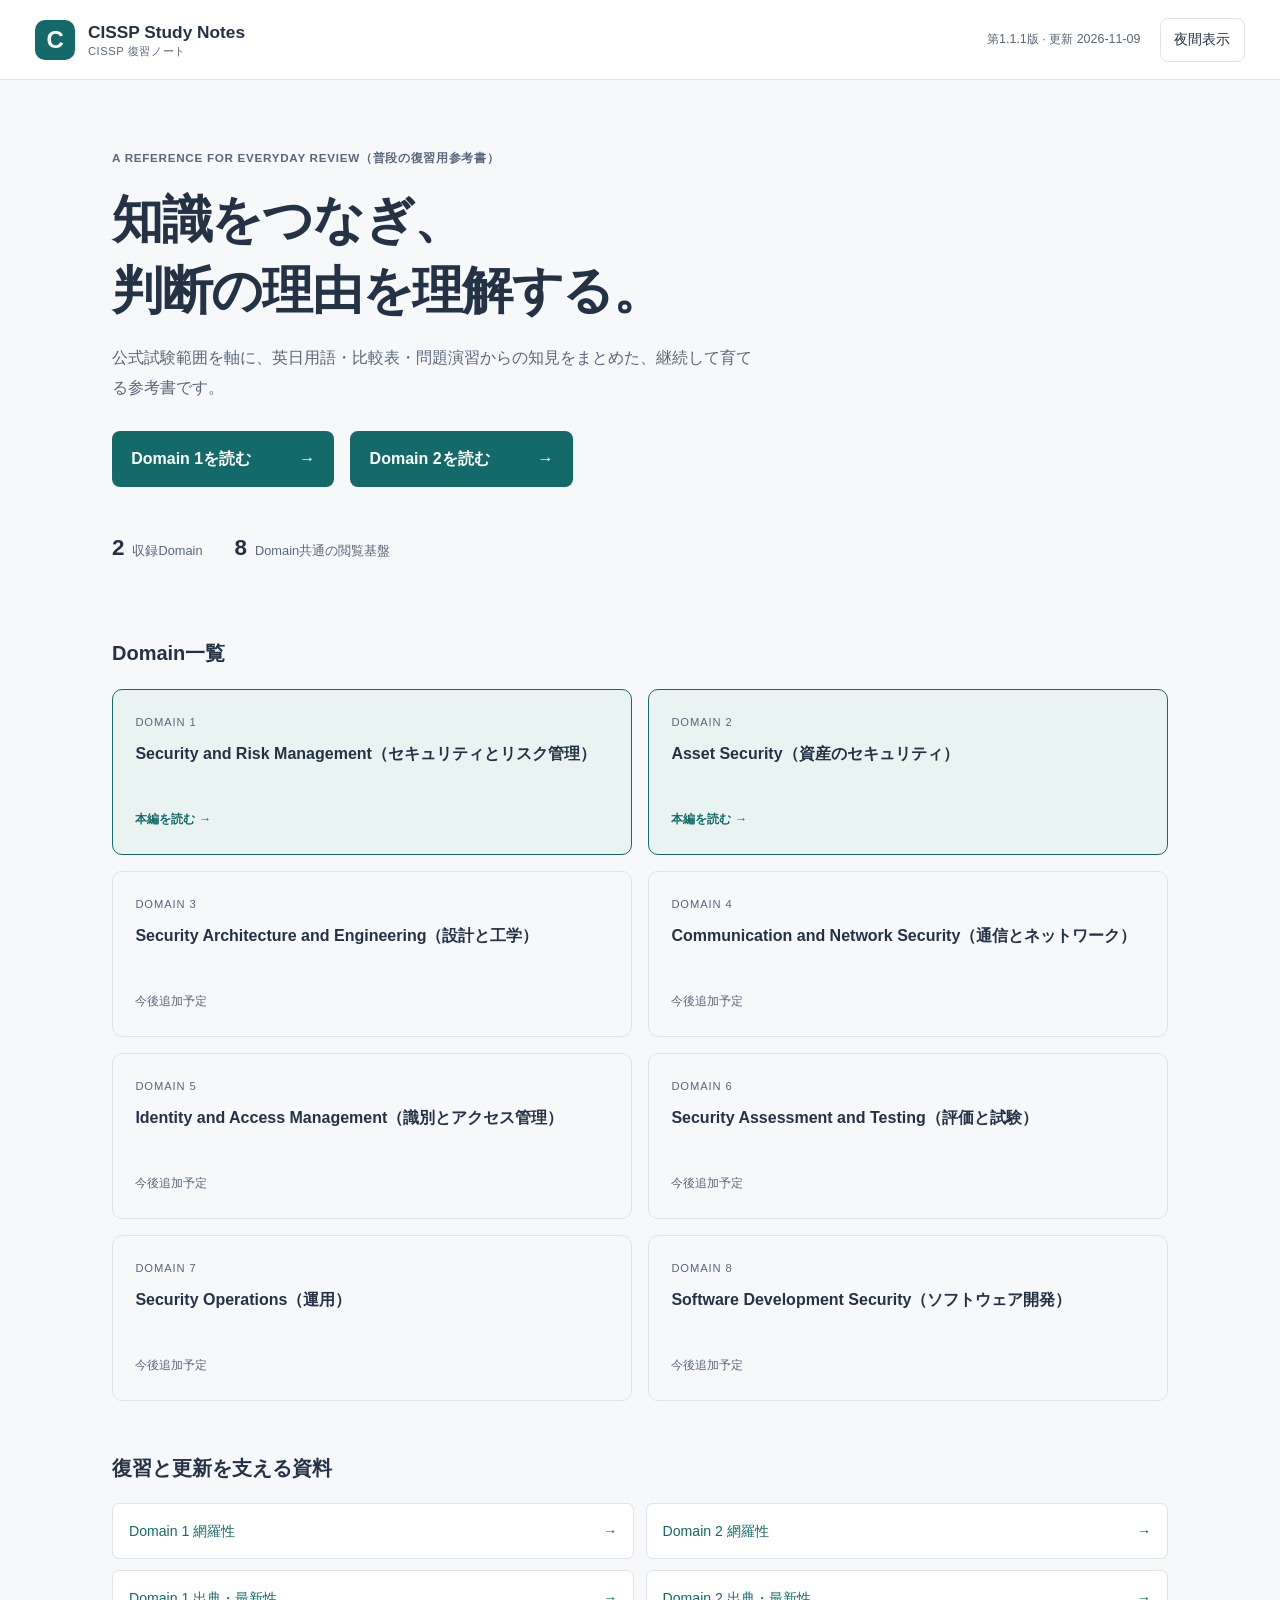
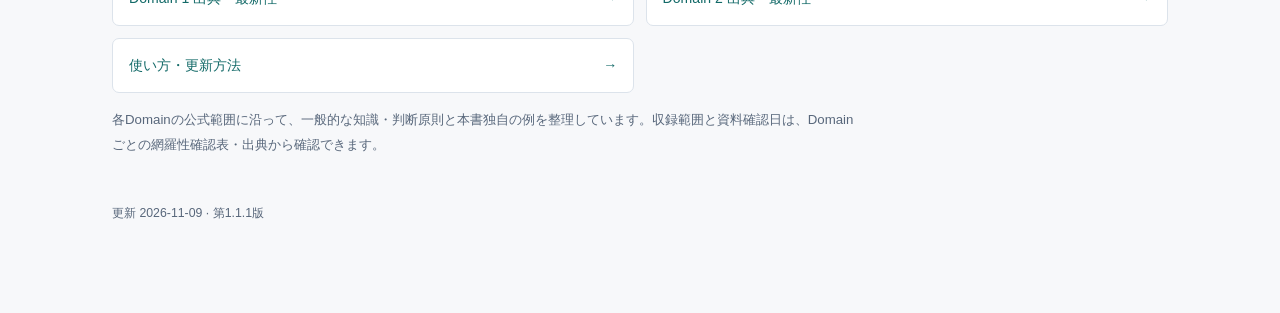
<file: index.html>
<!doctype html><html lang="ja"><head><meta charset="utf-8"><meta name="viewport" content="width=device-width, initial-scale=1"><meta name="color-scheme" content="light dark"><title>CISSP Study Notes（CISSP復習ノート）</title><link rel="stylesheet" href="assets/style.css"><script defer src="assets/app.js"></script></head><body id="top"><a class="skip-link" href="#main">本文へ移動</a><header class="site-header"><a class="brand" href="index.html"><span class="brand-mark" aria-hidden="true">C</span><span>CISSP Study Notes<small>CISSP 復習ノート</small></span></a><div class="header-right"><span class="edition">第1.1.1版 · 更新 2026-11-09</span><button type="button" class="theme-toggle" hidden aria-label="ダークモードを切り替える" aria-pressed="false">夜間表示</button></div></header><main id="main" class="home-main" tabindex="-1"><section class="hero"><p class="eyebrow">A REFERENCE FOR EVERYDAY REVIEW（普段の復習用参考書）</p><h1>知識をつなぎ、<br>判断の理由を理解する。</h1><p>公式試験範囲を軸に、英日用語・比較表・問題演習からの知見をまとめた、継続して育てる参考書です。</p><div class="home-actions"><a class="primary-link" href="domain1/index.html">Domain 1を読む <span aria-hidden="true">→</span></a><a class="primary-link" href="domain2/index.html">Domain 2を読む <span aria-hidden="true">→</span></a></div><div class="home-facts"><span><strong>2</strong>収録Domain</span><span><strong>8</strong>Domain共通の閲覧基盤</span></div></section><section aria-labelledby="domains-heading"><h2 id="domains-heading">Domain一覧</h2><div class="domain-cards"><a href="domain1/index.html" class="domain-card ready"><span class="domain-number">DOMAIN 1</span><h3>Security and Risk Management（セキュリティとリスク管理）</h3><span class="status">本編を読む →</span></a><a href="domain2/index.html" class="domain-card ready"><span class="domain-number">DOMAIN 2</span><h3>Asset Security（資産のセキュリティ）</h3><span class="status">本編を読む →</span></a><div  class="domain-card pending"><span class="domain-number">DOMAIN 3</span><h3>Security Architecture and Engineering（設計と工学）</h3><span class="status">今後追加予定</span></div><div  class="domain-card pending"><span class="domain-number">DOMAIN 4</span><h3>Communication and Network Security（通信とネットワーク）</h3><span class="status">今後追加予定</span></div><div  class="domain-card pending"><span class="domain-number">DOMAIN 5</span><h3>Identity and Access Management（識別とアクセス管理）</h3><span class="status">今後追加予定</span></div><div  class="domain-card pending"><span class="domain-number">DOMAIN 6</span><h3>Security Assessment and Testing（評価と試験）</h3><span class="status">今後追加予定</span></div><div  class="domain-card pending"><span class="domain-number">DOMAIN 7</span><h3>Security Operations（運用）</h3><span class="status">今後追加予定</span></div><div  class="domain-card pending"><span class="domain-number">DOMAIN 8</span><h3>Software Development Security（ソフトウェア開発）</h3><span class="status">今後追加予定</span></div></div></section><section class="support-section" aria-labelledby="support-heading"><h2 id="support-heading">復習と更新を支える資料</h2><div class="support-links"><a href="coverage/domain1.html">Domain 1 網羅性 <span aria-hidden="true">→</span></a><a href="coverage/domain2.html">Domain 2 網羅性 <span aria-hidden="true">→</span></a><a href="references/sources.html">Domain 1 出典・最新性 <span aria-hidden="true">→</span></a><a href="references/domain2-sources.html">Domain 2 出典・最新性 <span aria-hidden="true">→</span></a><a href="guide/index.html">使い方・更新方法 <span aria-hidden="true">→</span></a></div><p class="scope-note">各Domainの公式範囲に沿って、一般的な知識・判断原則と本書独自の例を整理しています。収録範囲と資料確認日は、Domainごとの網羅性確認表・出典から確認できます。</p></section><footer class="page-footer">更新 2026-11-09 · 第1.1.1版</footer></main></body></html>
</file>
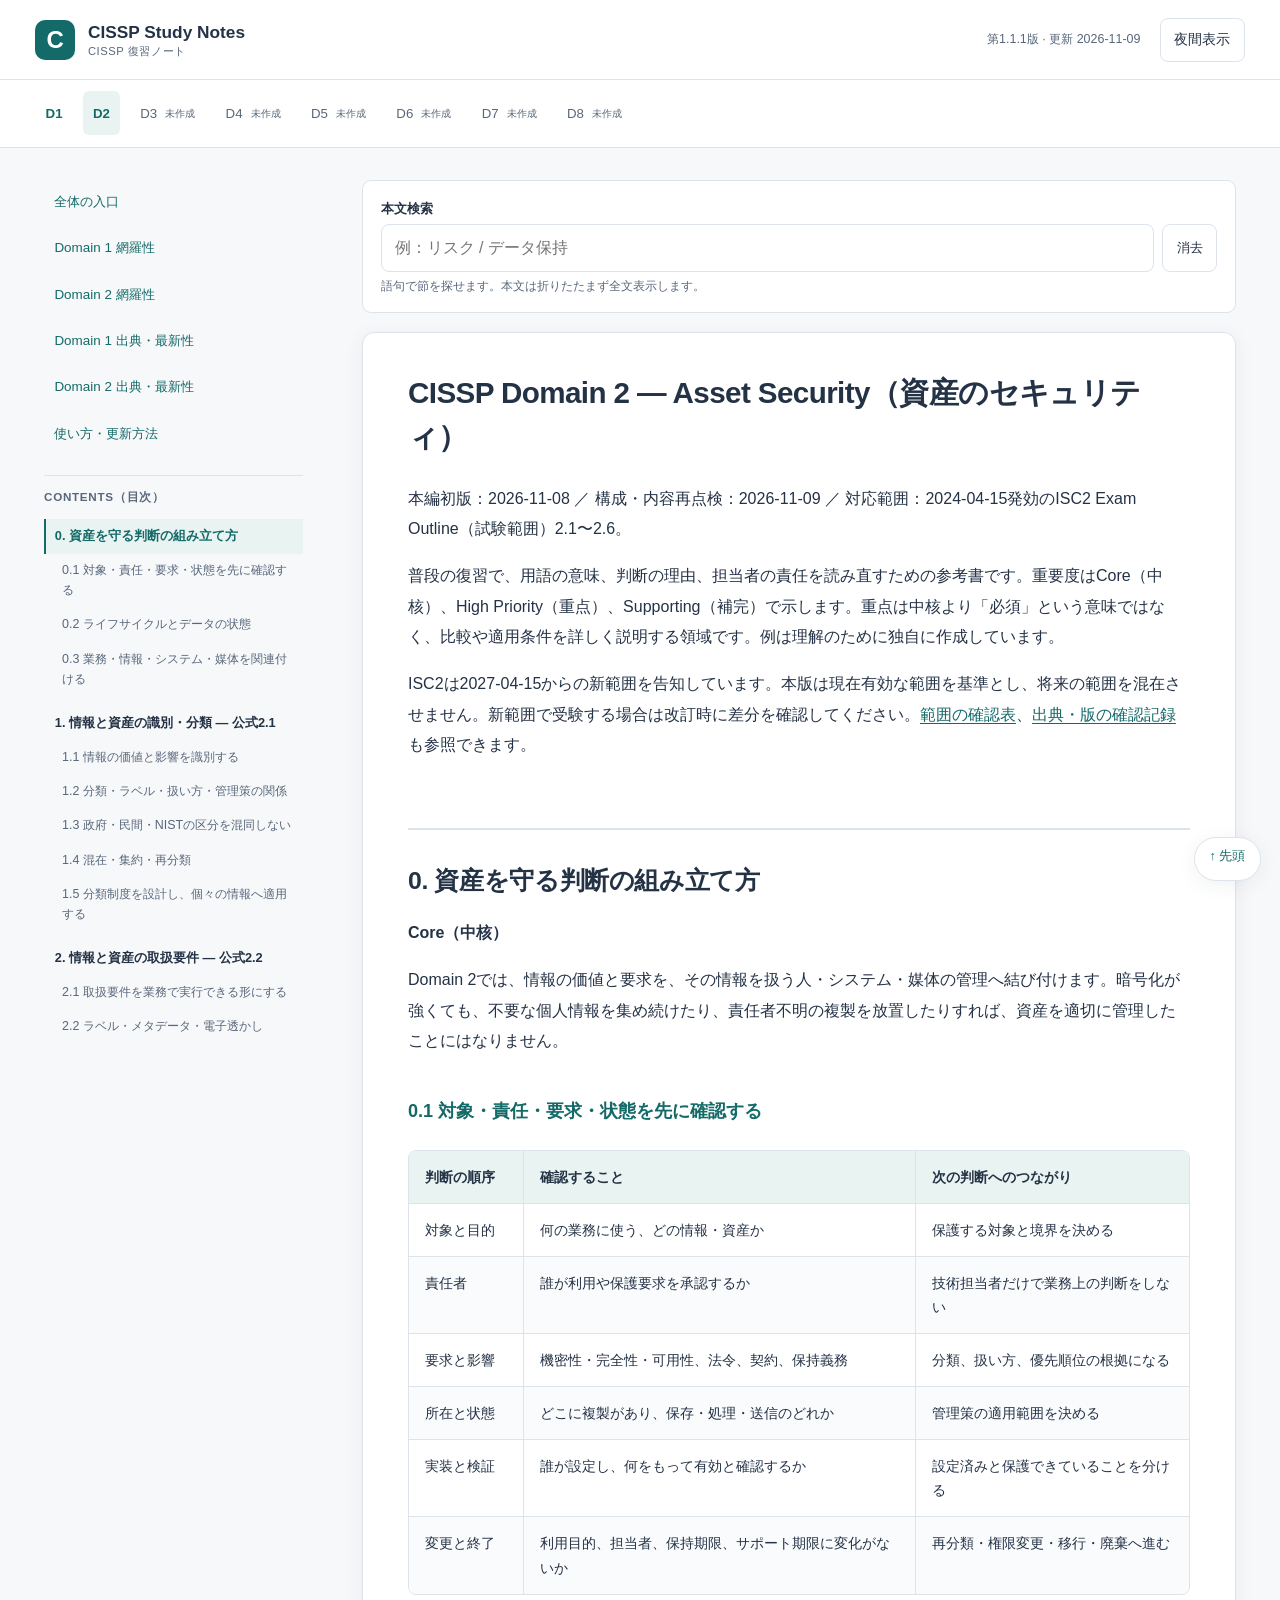
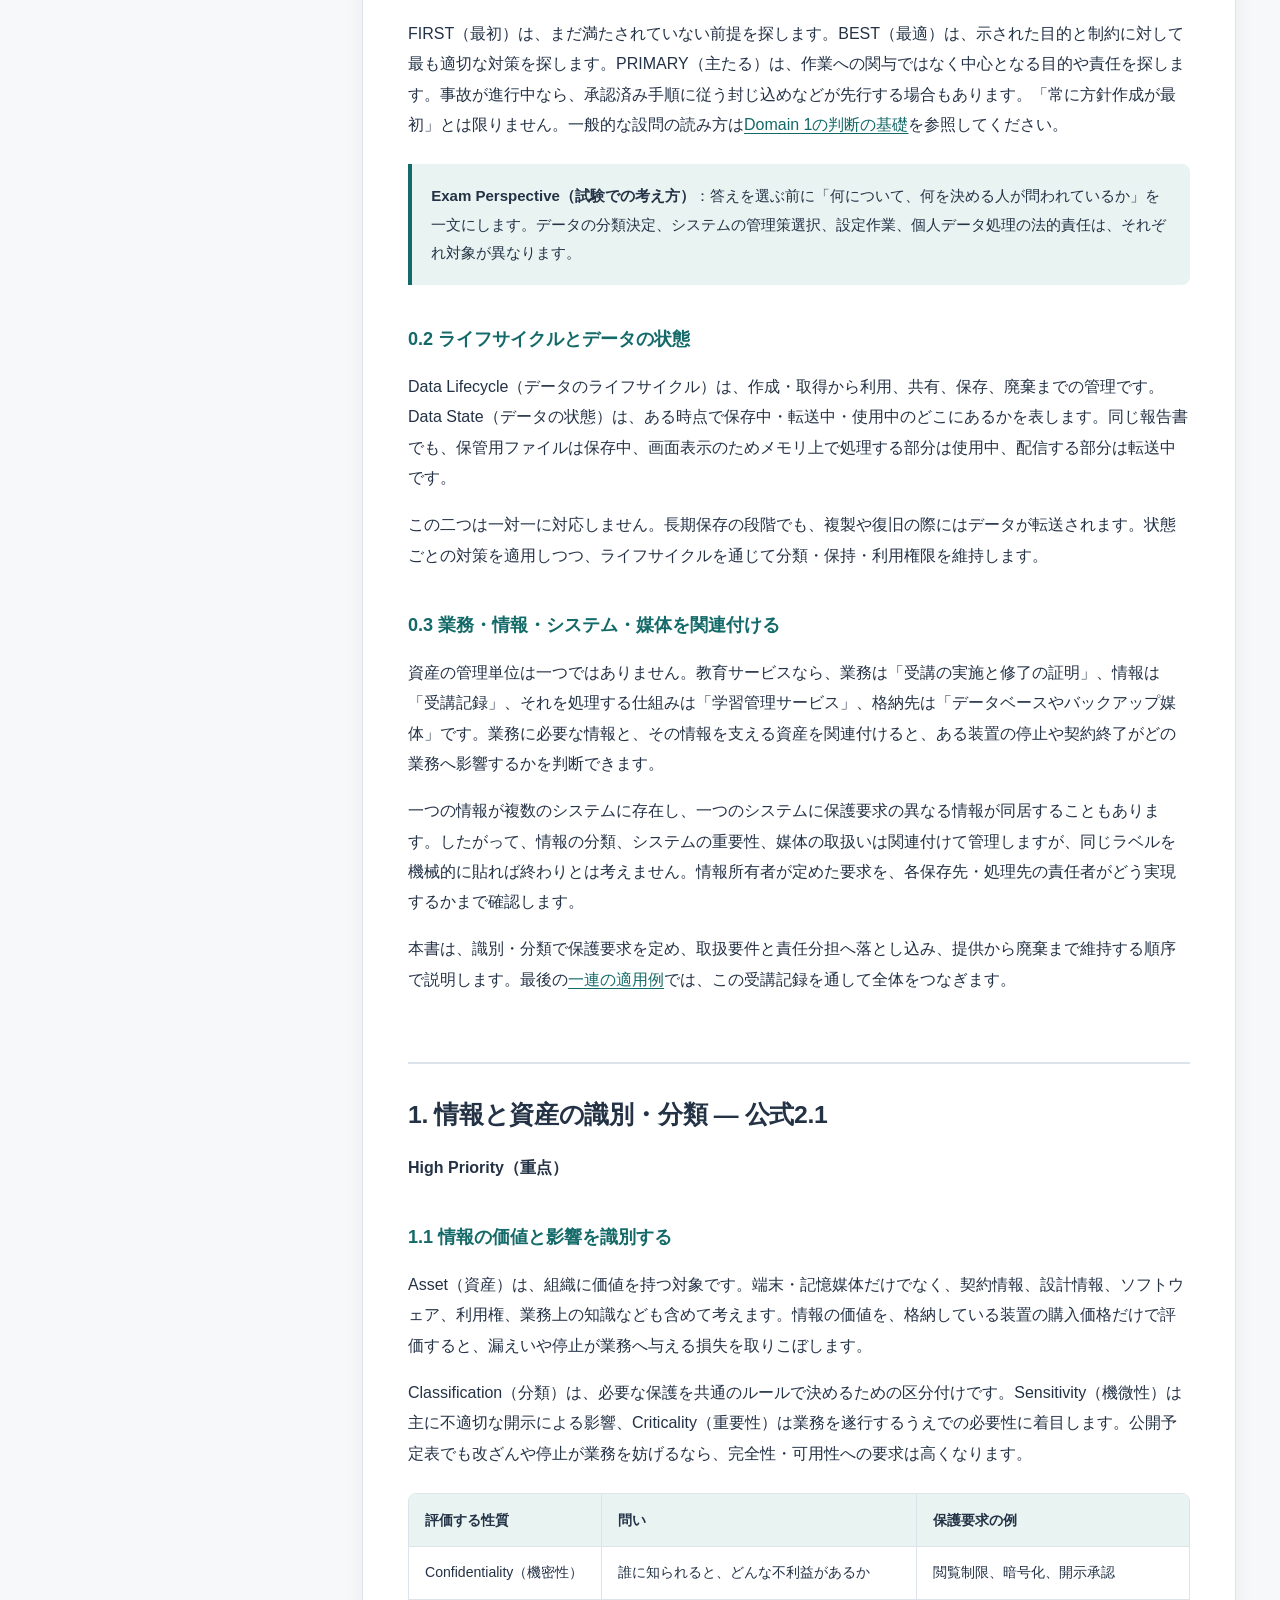
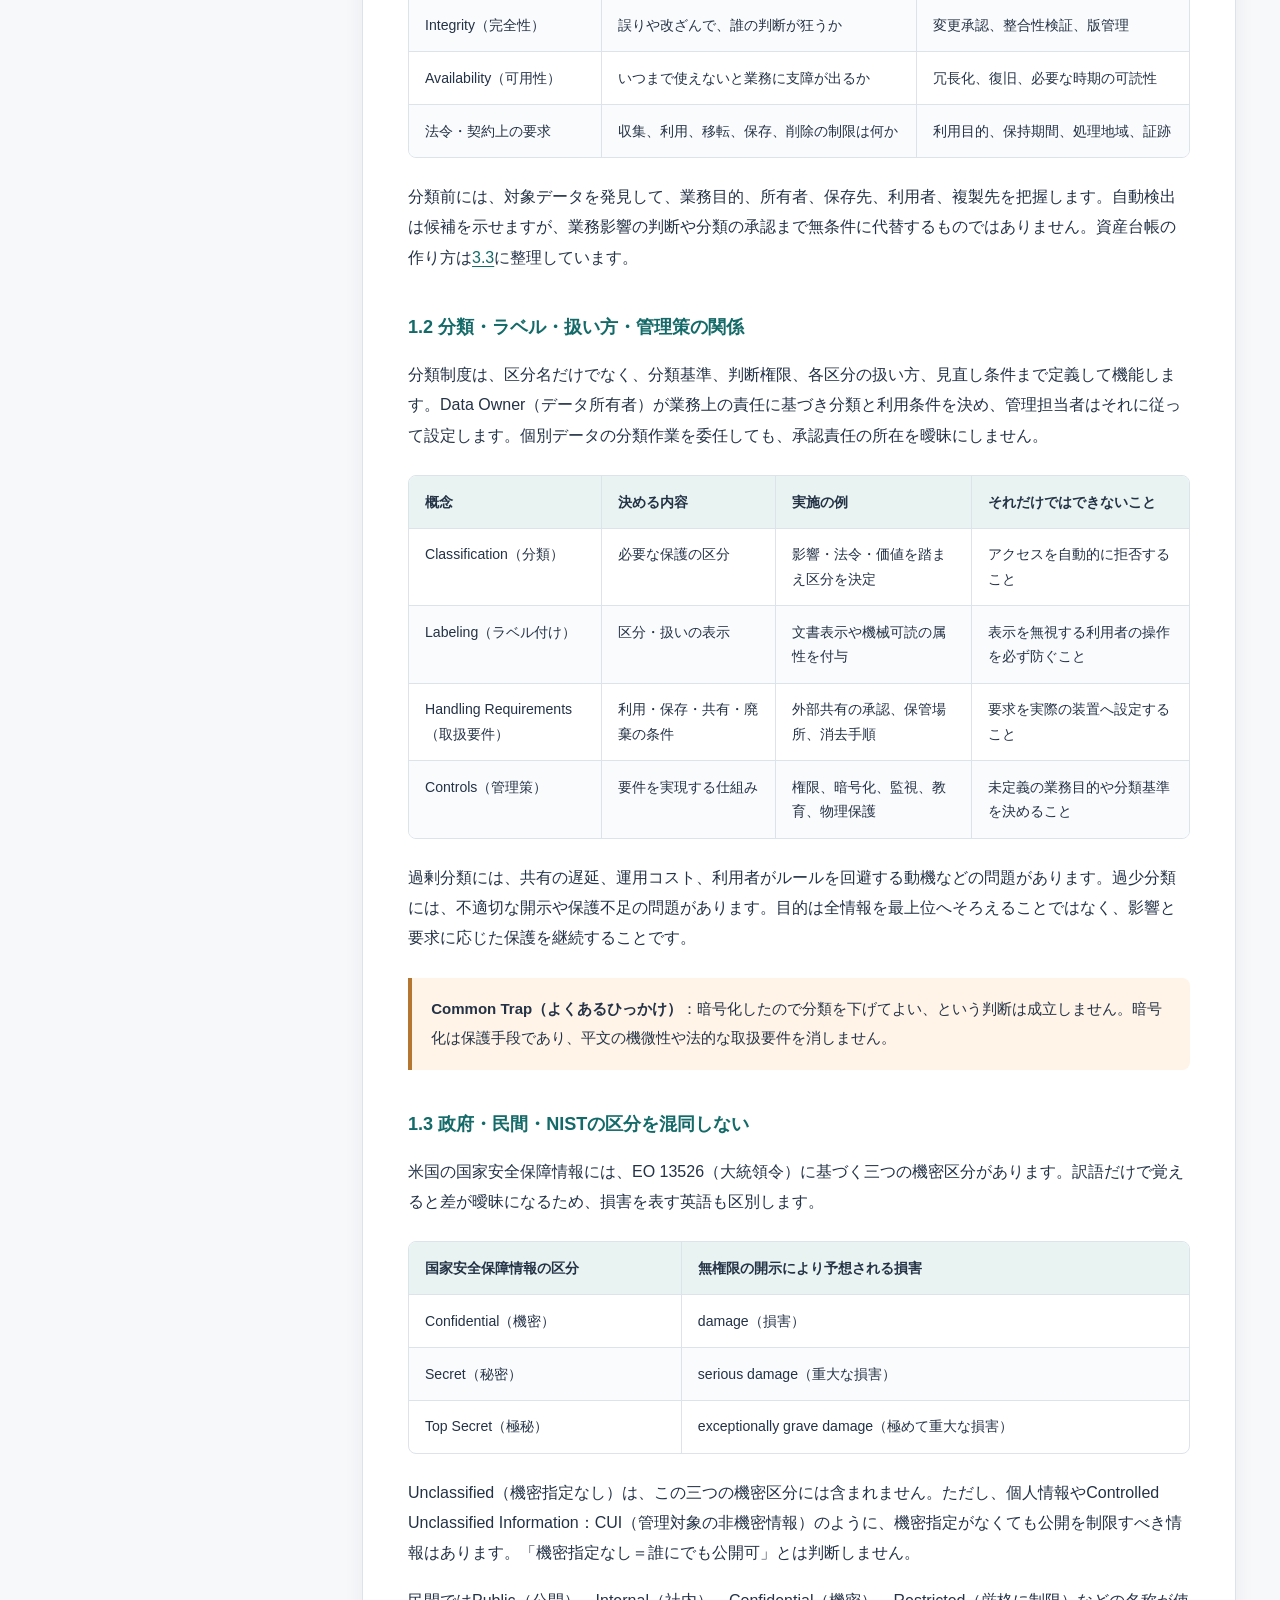
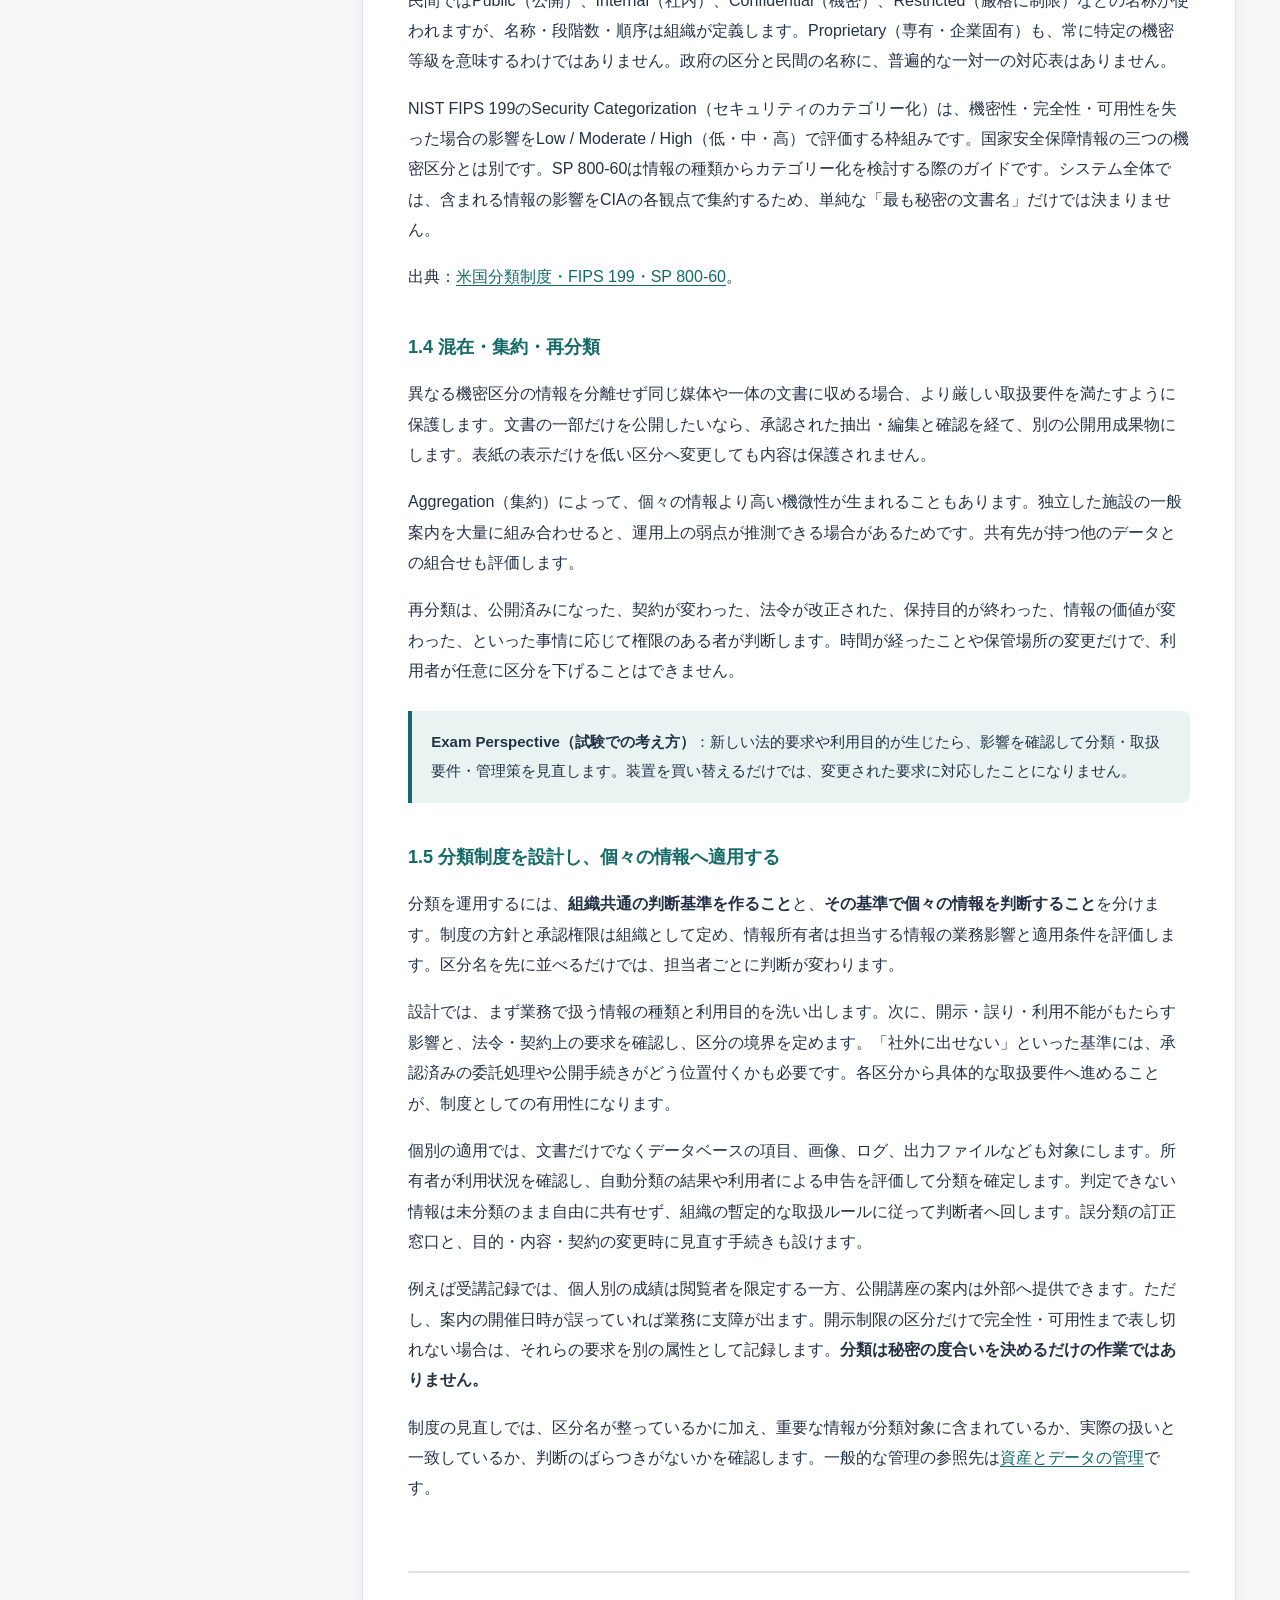
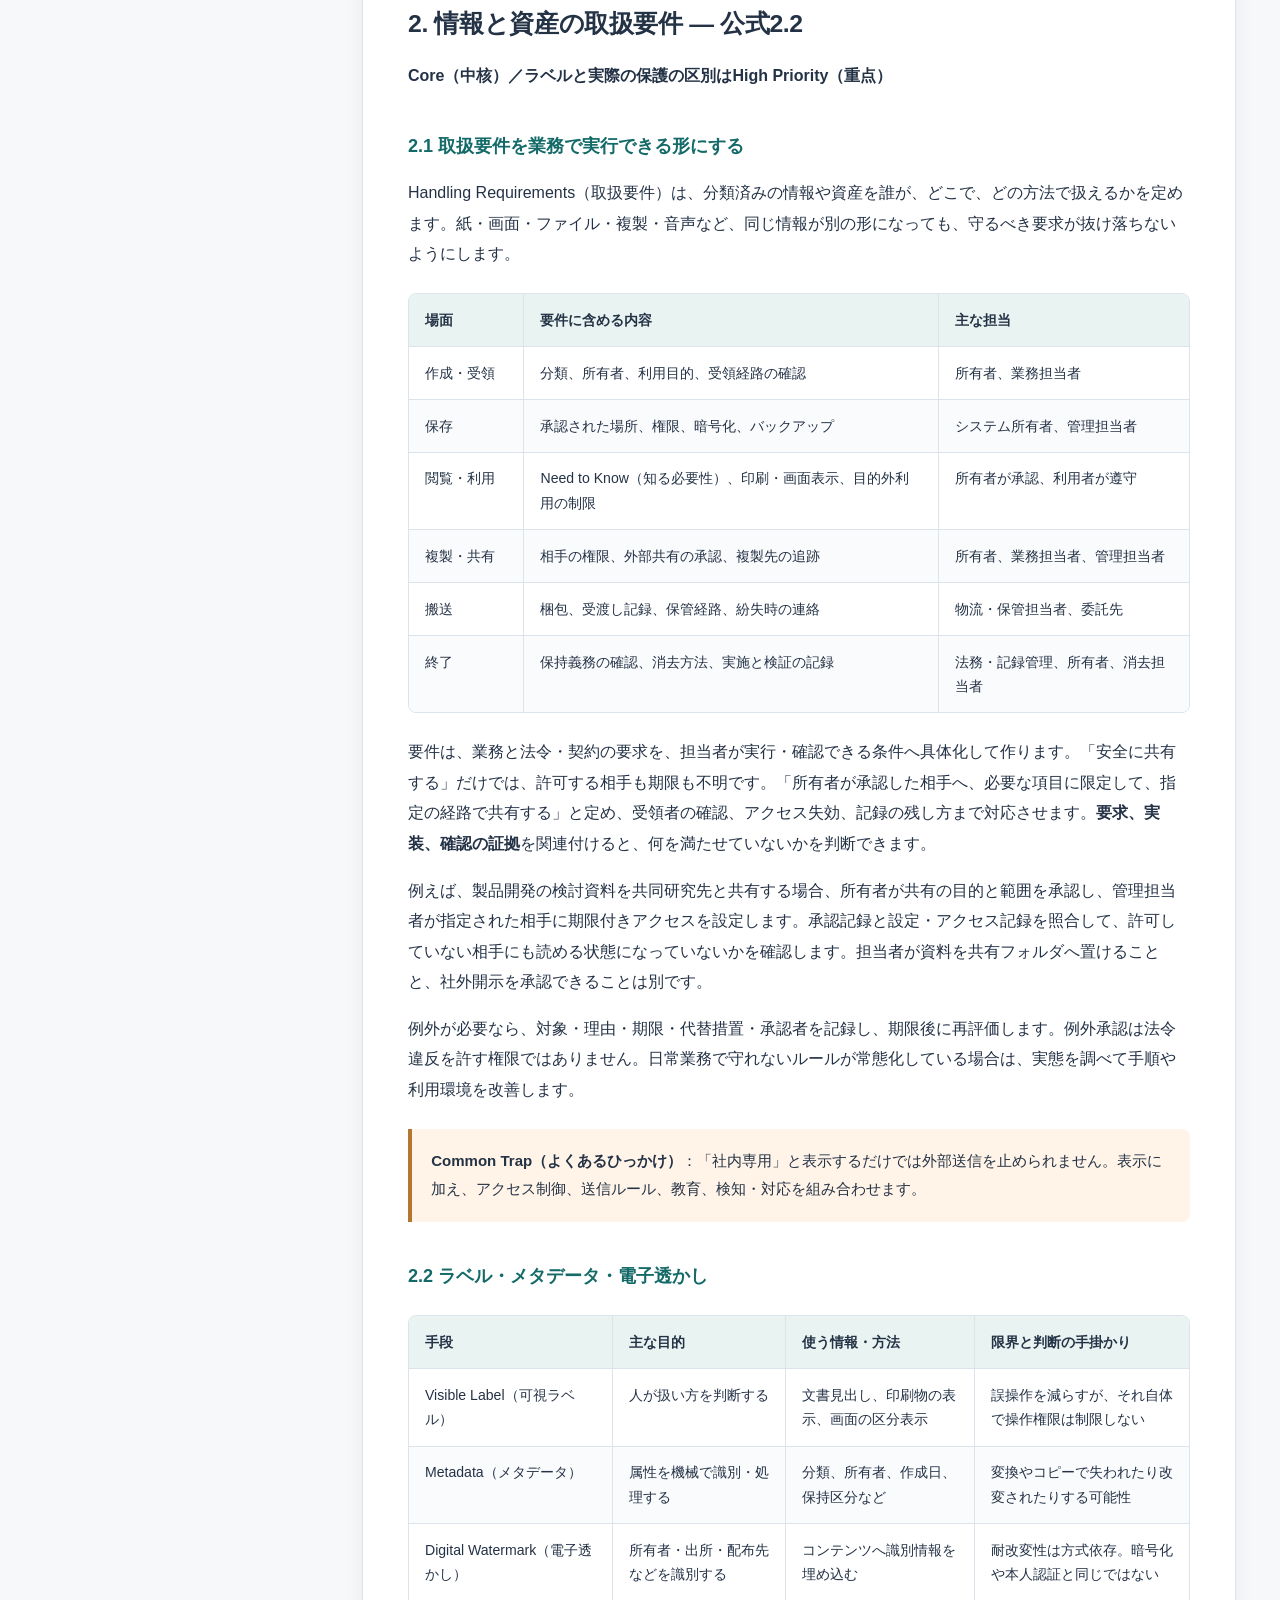
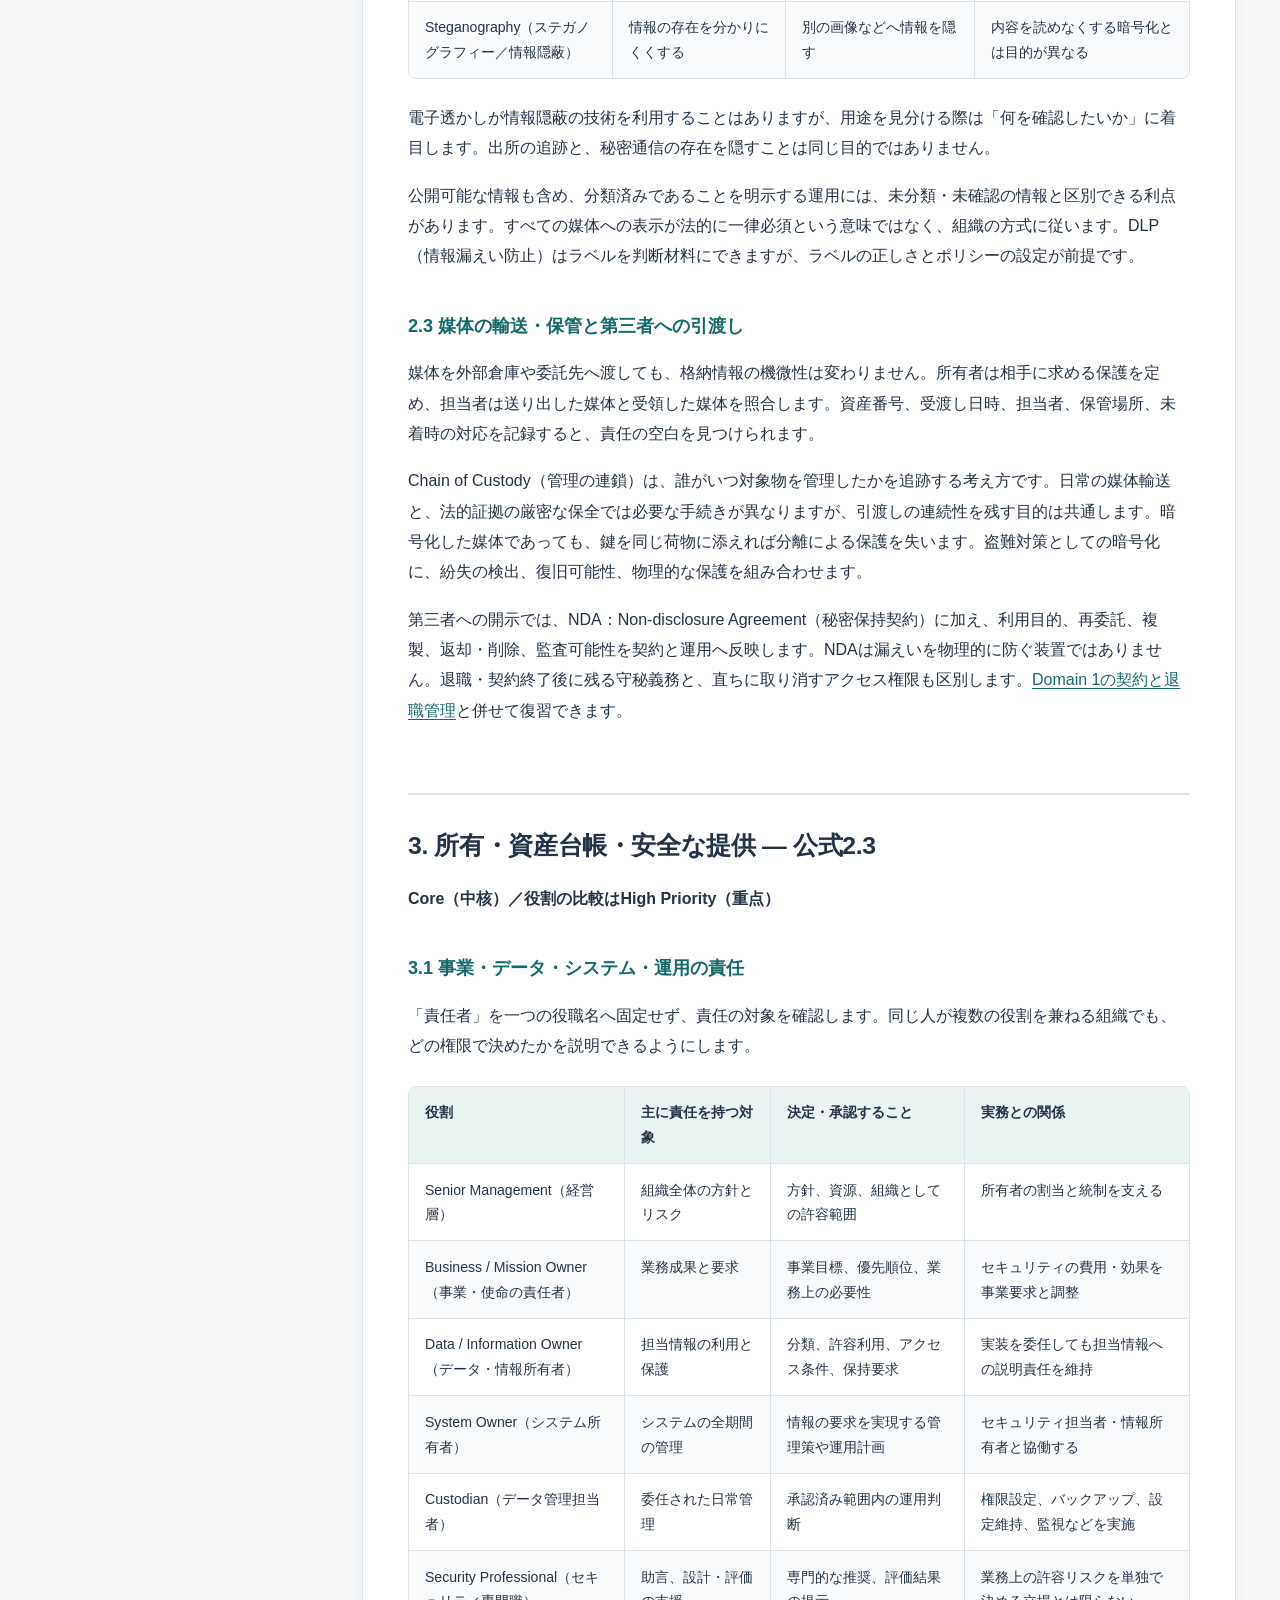
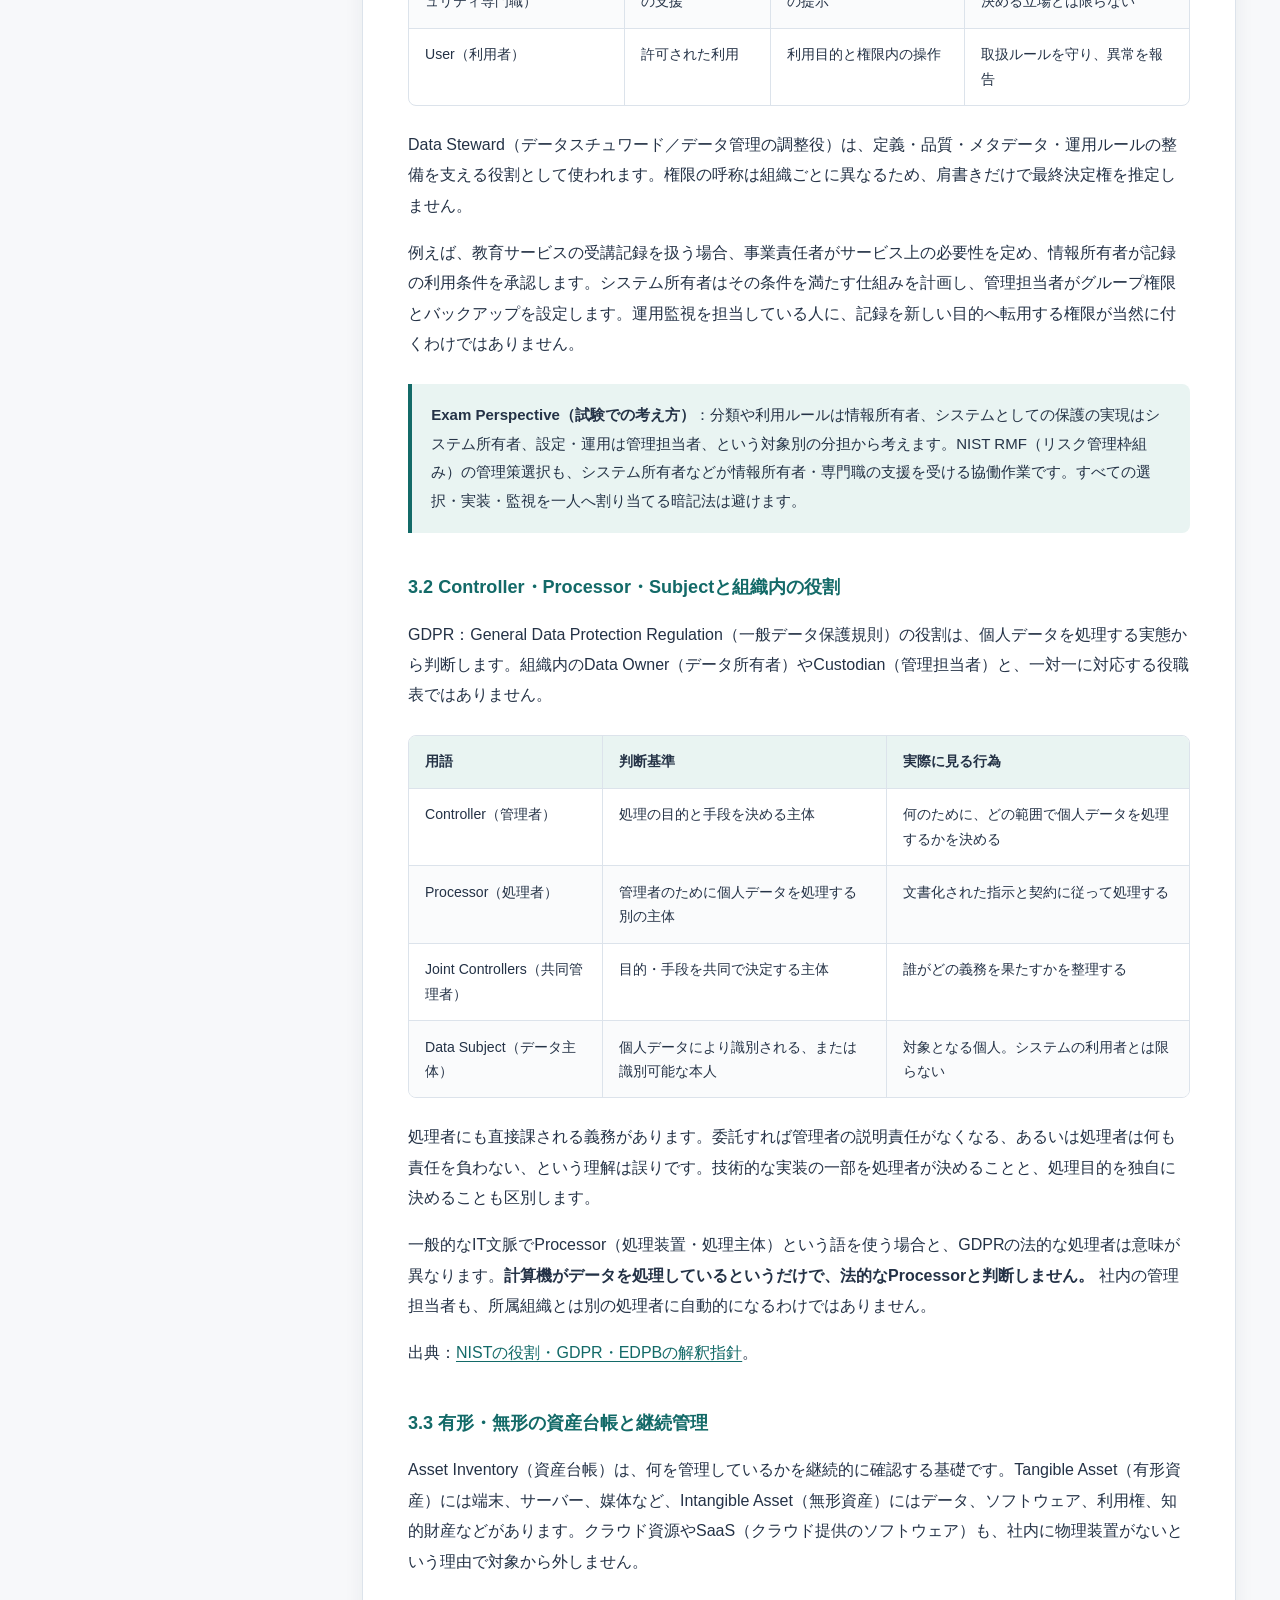
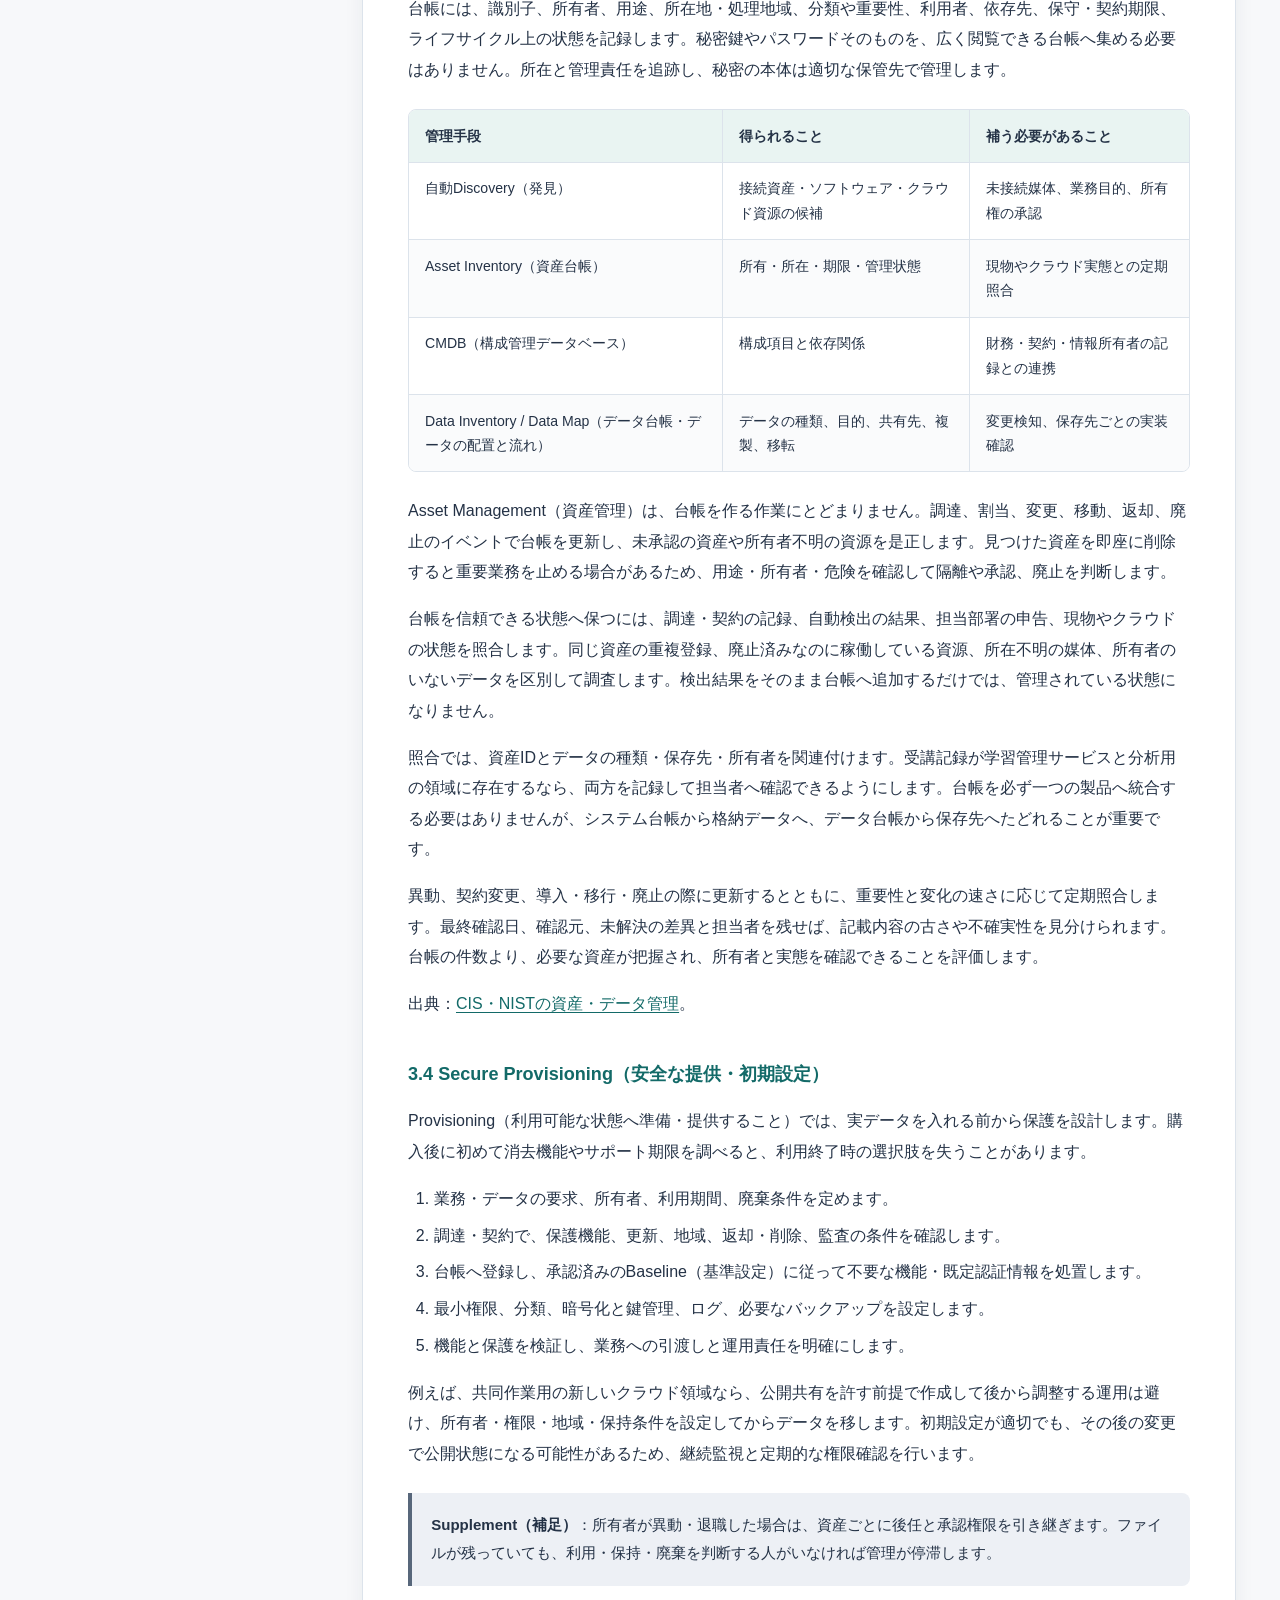
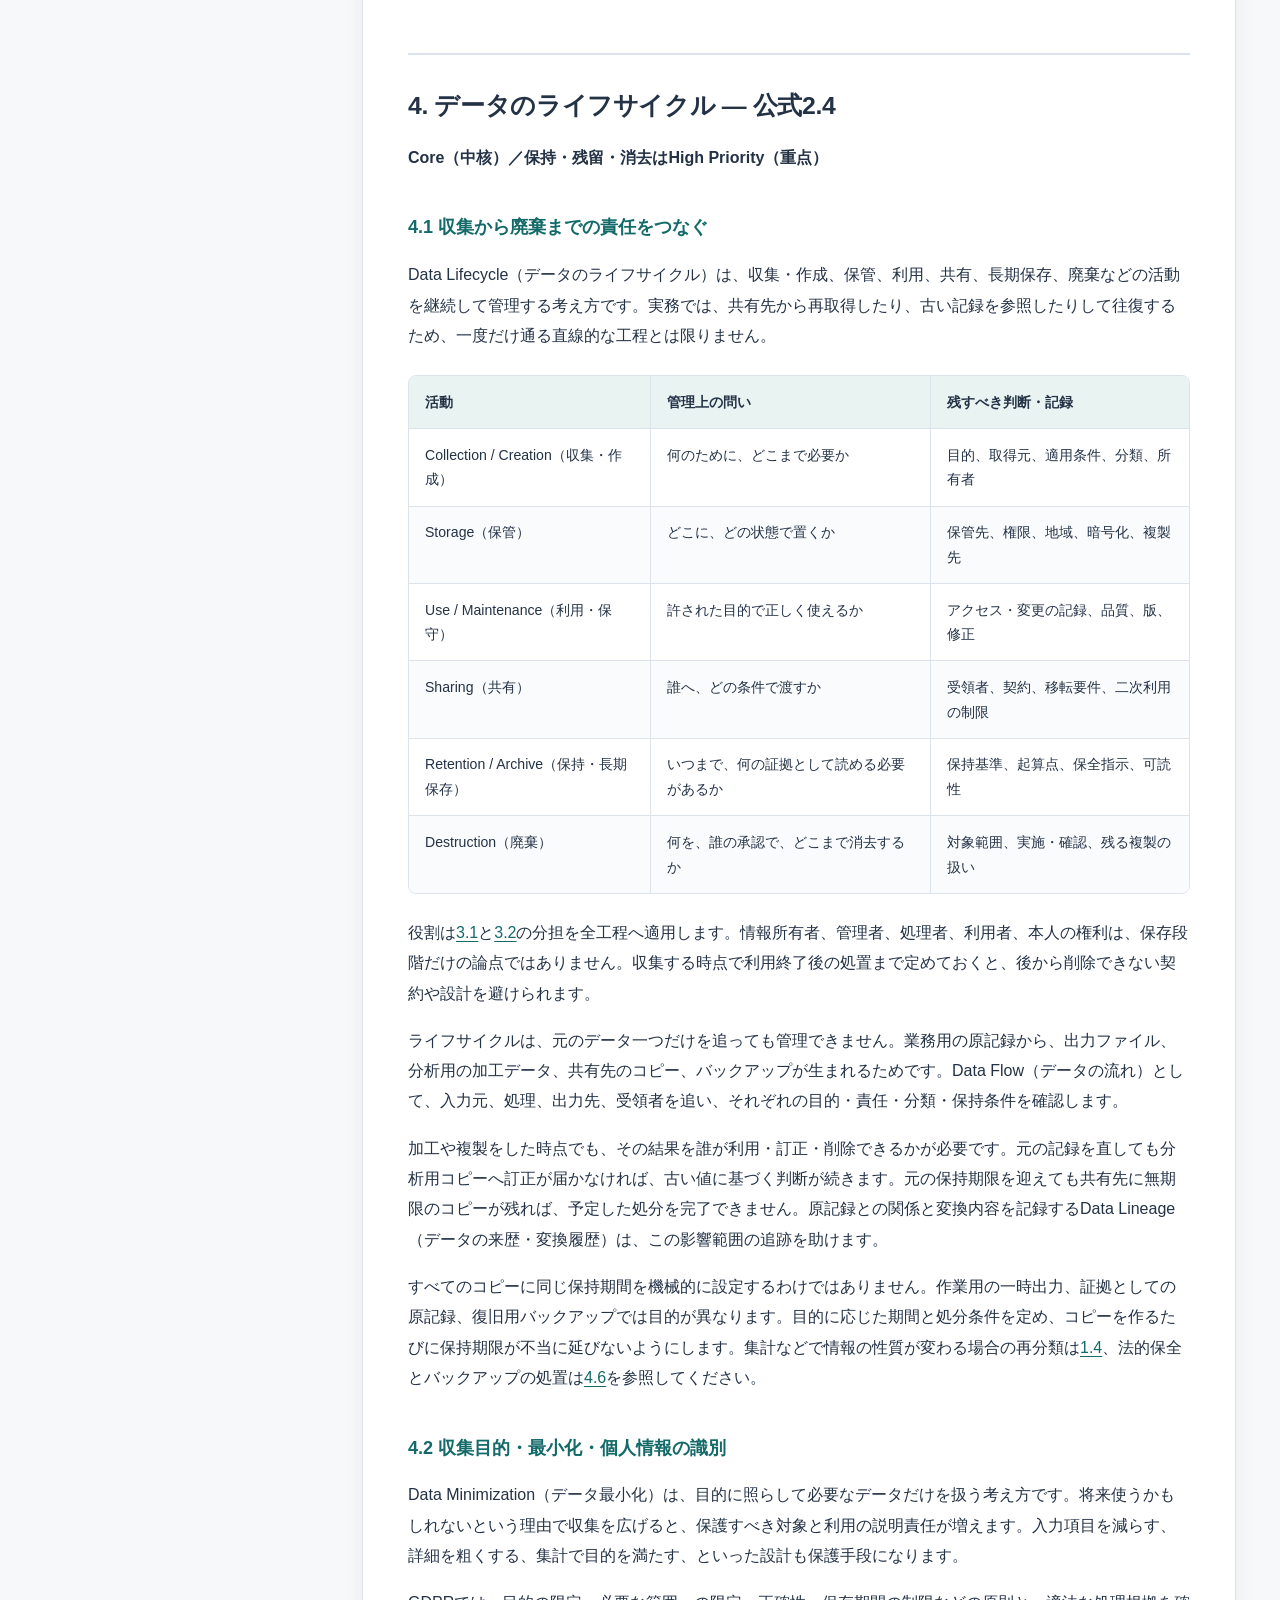
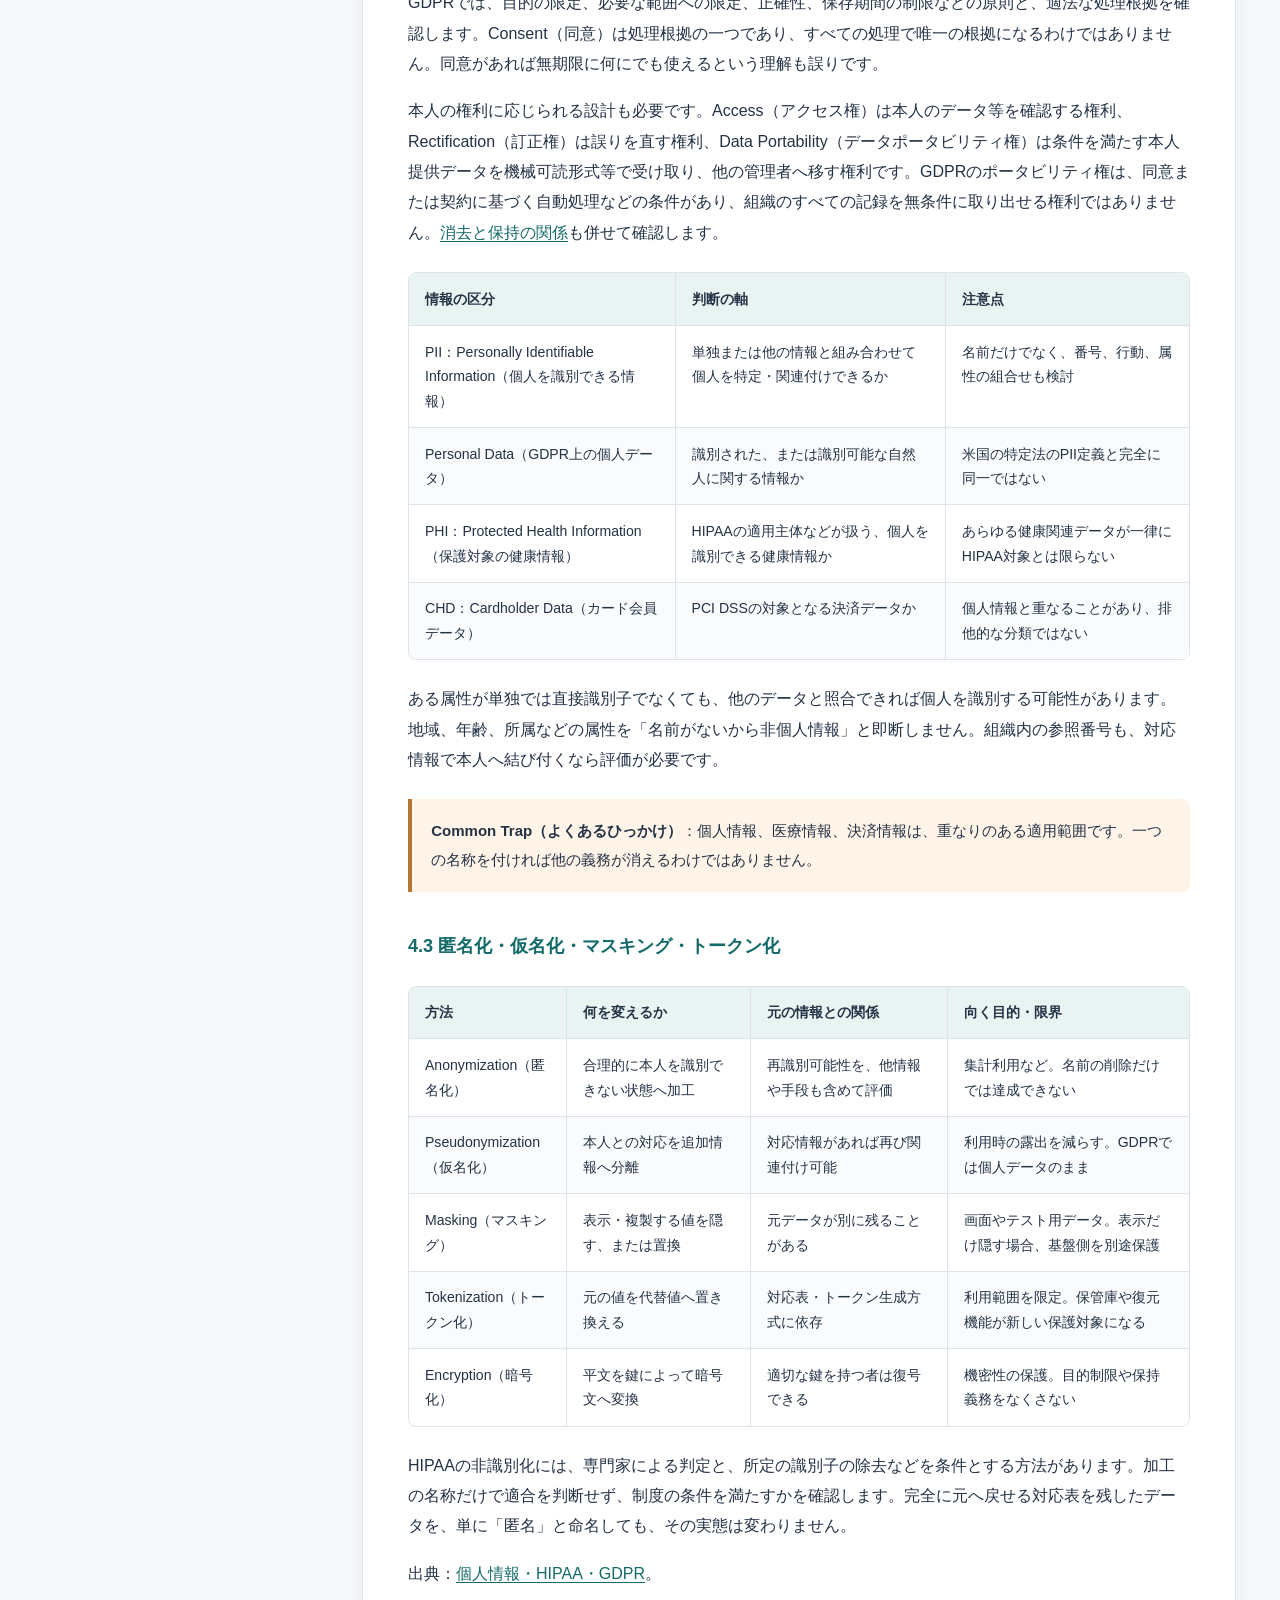
<file: domain2/index.html>
<!doctype html>
<html lang="ja"><head><meta charset="utf-8"><meta name="viewport" content="width=device-width, initial-scale=1"><meta name="color-scheme" content="light dark"><meta name="description" content="体系的なCISSP復習用参考書。英日併記、比較、関連知識と判断原則を整理。"><title>CISSP Domain 2 — Asset Security（資産のセキュリティ） | CISSP Study Notes</title><link rel="stylesheet" href="../assets/style.css"><script defer src="../assets/app.js"></script></head>
<body id="top"><a class="skip-link" href="#main">本文へ移動</a><header class="site-header"><a class="brand" href="../index.html"><span class="brand-mark" aria-hidden="true">C</span><span>CISSP Study Notes<small>CISSP 復習ノート</small></span></a><div class="header-right"><span class="edition">第1.1.1版 · 更新 2026-11-09</span><button type="button" class="theme-toggle" hidden aria-label="ダークモードを切り替える" aria-pressed="false">夜間表示</button></div></header><nav class="domain-nav" aria-label="Domainの移動"><a href="../domain1/index.html">D1<span>Security and Risk Management（セキュリティとリスク管理）</span></a><a href="index.html" aria-current="page">D2<span>Asset Security（資産のセキュリティ）</span></a><span class="unavailable" title="Security Architecture and Engineering（設計と工学）">D3<small>未作成</small></span><span class="unavailable" title="Communication and Network Security（通信とネットワーク）">D4<small>未作成</small></span><span class="unavailable" title="Identity and Access Management（識別とアクセス管理）">D5<small>未作成</small></span><span class="unavailable" title="Security Assessment and Testing（評価と試験）">D6<small>未作成</small></span><span class="unavailable" title="Security Operations（運用）">D7<small>未作成</small></span><span class="unavailable" title="Software Development Security（ソフトウェア開発）">D8<small>未作成</small></span></nav>
<div class="reading-layout"><aside class="sidebar" aria-label="学習ナビゲーション"><div class="sidebar-links"><a href="../index.html">全体の入口</a><a href="../coverage/domain1.html">Domain 1 網羅性</a><a href="../coverage/domain2.html">Domain 2 網羅性</a><a href="../references/sources.html">Domain 1 出典・最新性</a><a href="../references/domain2-sources.html">Domain 2 出典・最新性</a><a href="../guide/index.html">使い方・更新方法</a></div><nav class="toc desktop-toc" aria-label="目次"><p class="eyebrow">CONTENTS（目次）</p><ul><li class="toc-level-2"><a href="#d2-00" data-chapter="d2-00">0. 資産を守る判断の組み立て方</a></li><li class="toc-level-3"><a href="#d2-00-decisions" data-chapter="d2-00">0.1 対象・責任・要求・状態を先に確認する</a></li><li class="toc-level-3"><a href="#d2-00-lifecycle-state" data-chapter="d2-00">0.2 ライフサイクルとデータの状態</a></li><li class="toc-level-3"><a href="#d2-00-relationships" data-chapter="d2-00">0.3 業務・情報・システム・媒体を関連付ける</a></li><li class="toc-level-2"><a href="#d2-01" data-chapter="d2-01">1. 情報と資産の識別・分類 — 公式2.1</a></li><li class="toc-level-3"><a href="#d2-01-identify" data-chapter="d2-01">1.1 情報の価値と影響を識別する</a></li><li class="toc-level-3"><a href="#d2-01-classification" data-chapter="d2-01">1.2 分類・ラベル・扱い方・管理策の関係</a></li><li class="toc-level-3"><a href="#d2-01-schemes" data-chapter="d2-01">1.3 政府・民間・NISTの区分を混同しない</a></li><li class="toc-level-3"><a href="#d2-01-mixed" data-chapter="d2-01">1.4 混在・集約・再分類</a></li><li class="toc-level-3"><a href="#d2-01-design" data-chapter="d2-01">1.5 分類制度を設計し、個々の情報へ適用する</a></li><li class="toc-level-2"><a href="#d2-02" data-chapter="d2-02">2. 情報と資産の取扱要件 — 公式2.2</a></li><li class="toc-level-3"><a href="#d2-02-handling" data-chapter="d2-02">2.1 取扱要件を業務で実行できる形にする</a></li><li class="toc-level-3"><a href="#d2-02-labels" data-chapter="d2-02">2.2 ラベル・メタデータ・電子透かし</a></li><li class="toc-level-3"><a href="#d2-02-transfer" data-chapter="d2-02">2.3 媒体の輸送・保管と第三者への引渡し</a></li><li class="toc-level-2"><a href="#d2-03" data-chapter="d2-03">3. 所有・資産台帳・安全な提供 — 公式2.3</a></li><li class="toc-level-3"><a href="#d2-03-roles" data-chapter="d2-03">3.1 事業・データ・システム・運用の責任</a></li><li class="toc-level-3"><a href="#d2-03-privacy-roles" data-chapter="d2-03">3.2 Controller・Processor・Subjectと組織内の役割</a></li><li class="toc-level-3"><a href="#d2-03-inventory" data-chapter="d2-03">3.3 有形・無形の資産台帳と継続管理</a></li><li class="toc-level-3"><a href="#d2-03-provisioning" data-chapter="d2-03">3.4 Secure Provisioning（安全な提供・初期設定）</a></li><li class="toc-level-2"><a href="#d2-04" data-chapter="d2-04">4. データのライフサイクル — 公式2.4</a></li><li class="toc-level-3"><a href="#d2-04-lifecycle" data-chapter="d2-04">4.1 収集から廃棄までの責任をつなぐ</a></li><li class="toc-level-3"><a href="#d2-04-collection" data-chapter="d2-04">4.2 収集目的・最小化・個人情報の識別</a></li><li class="toc-level-3"><a href="#d2-04-deidentification" data-chapter="d2-04">4.3 匿名化・仮名化・マスキング・トークン化</a></li><li class="toc-level-3"><a href="#d2-04-location" data-chapter="d2-04">4.4 所在・主権・越境移転</a></li><li class="toc-level-3"><a href="#d2-04-maintenance" data-chapter="d2-04">4.5 Data Maintenance（データの保守）と証拠としての品質</a></li><li class="toc-level-3"><a href="#d2-04-retention" data-chapter="d2-04">4.6 Retention・Archive・Backup・Legal Hold</a></li><li class="toc-level-3"><a href="#d2-04-remanence" data-chapter="d2-04">4.7 Data Remanence（データ残留）</a></li><li class="toc-level-3"><a href="#d2-04-sanitization" data-chapter="d2-04">4.8 Clear・Purge・Destroyとサニタイズ</a></li><li class="toc-level-3"><a href="#d2-04-media" data-chapter="d2-04">4.9 磁気媒体・SSD・暗号消去の違い</a></li><li class="toc-level-3"><a href="#d2-04-validation" data-chapter="d2-04">4.10 実施の確認・妥当性判断・処分記録</a></li><li class="toc-level-2"><a href="#d2-05" data-chapter="d2-05">5. 資産の保持と利用終了 — 公式2.5</a></li><li class="toc-level-3"><a href="#d2-05-eol" data-chapter="d2-05">5.1 EOL・サポート終了・データ保持期間</a></li><li class="toc-level-3"><a href="#d2-05-retirement" data-chapter="d2-05">5.2 移行・例外管理・安全な廃止</a></li><li class="toc-level-2"><a href="#d2-06" data-chapter="d2-06">6. データ保護策と遵守要求 — 公式2.6</a></li><li class="toc-level-3"><a href="#d2-06-states" data-chapter="d2-06">6.1 Data at Rest・in Transit・in Use</a></li><li class="toc-level-3"><a href="#d2-06-encryption" data-chapter="d2-06">6.2 暗号アルゴリズム・プロトコル・製品の粒度</a></li><li class="toc-level-3"><a href="#d2-06-transit" data-chapter="d2-06">6.3 通信区間と内容自体の保護</a></li><li class="toc-level-3"><a href="#d2-06-baselines" data-chapter="d2-06">6.4 Baseline・Scoping・Tailoring</a></li><li class="toc-level-3"><a href="#d2-06-standards" data-chapter="d2-06">6.5 Standards Selection（標準の選択）と遵守要求</a></li><li class="toc-level-3"><a href="#d2-06-protection" data-chapter="d2-06">6.6 DLP・DRM・CASBを目的で選ぶ</a></li><li class="toc-level-3"><a href="#d2-06-bridges" data-chapter="d2-06">6.7 隣接Domainの知識と説明の境界</a></li><li class="toc-level-3"><a href="#d2-06-application" data-chapter="d2-06">6.8 一つの業務を通して判断をつなぐ</a></li></ul></nav></aside>
<main id="main" tabindex="-1"><div class="page-tools"><details class="mobile-toc"><summary>このページの目次を開く</summary><nav class="toc" aria-label="モバイル目次"><ul><li class="toc-level-2"><a href="#d2-00" data-chapter="d2-00">0. 資産を守る判断の組み立て方</a></li><li class="toc-level-3"><a href="#d2-00-decisions" data-chapter="d2-00">0.1 対象・責任・要求・状態を先に確認する</a></li><li class="toc-level-3"><a href="#d2-00-lifecycle-state" data-chapter="d2-00">0.2 ライフサイクルとデータの状態</a></li><li class="toc-level-3"><a href="#d2-00-relationships" data-chapter="d2-00">0.3 業務・情報・システム・媒体を関連付ける</a></li><li class="toc-level-2"><a href="#d2-01" data-chapter="d2-01">1. 情報と資産の識別・分類 — 公式2.1</a></li><li class="toc-level-3"><a href="#d2-01-identify" data-chapter="d2-01">1.1 情報の価値と影響を識別する</a></li><li class="toc-level-3"><a href="#d2-01-classification" data-chapter="d2-01">1.2 分類・ラベル・扱い方・管理策の関係</a></li><li class="toc-level-3"><a href="#d2-01-schemes" data-chapter="d2-01">1.3 政府・民間・NISTの区分を混同しない</a></li><li class="toc-level-3"><a href="#d2-01-mixed" data-chapter="d2-01">1.4 混在・集約・再分類</a></li><li class="toc-level-3"><a href="#d2-01-design" data-chapter="d2-01">1.5 分類制度を設計し、個々の情報へ適用する</a></li><li class="toc-level-2"><a href="#d2-02" data-chapter="d2-02">2. 情報と資産の取扱要件 — 公式2.2</a></li><li class="toc-level-3"><a href="#d2-02-handling" data-chapter="d2-02">2.1 取扱要件を業務で実行できる形にする</a></li><li class="toc-level-3"><a href="#d2-02-labels" data-chapter="d2-02">2.2 ラベル・メタデータ・電子透かし</a></li><li class="toc-level-3"><a href="#d2-02-transfer" data-chapter="d2-02">2.3 媒体の輸送・保管と第三者への引渡し</a></li><li class="toc-level-2"><a href="#d2-03" data-chapter="d2-03">3. 所有・資産台帳・安全な提供 — 公式2.3</a></li><li class="toc-level-3"><a href="#d2-03-roles" data-chapter="d2-03">3.1 事業・データ・システム・運用の責任</a></li><li class="toc-level-3"><a href="#d2-03-privacy-roles" data-chapter="d2-03">3.2 Controller・Processor・Subjectと組織内の役割</a></li><li class="toc-level-3"><a href="#d2-03-inventory" data-chapter="d2-03">3.3 有形・無形の資産台帳と継続管理</a></li><li class="toc-level-3"><a href="#d2-03-provisioning" data-chapter="d2-03">3.4 Secure Provisioning（安全な提供・初期設定）</a></li><li class="toc-level-2"><a href="#d2-04" data-chapter="d2-04">4. データのライフサイクル — 公式2.4</a></li><li class="toc-level-3"><a href="#d2-04-lifecycle" data-chapter="d2-04">4.1 収集から廃棄までの責任をつなぐ</a></li><li class="toc-level-3"><a href="#d2-04-collection" data-chapter="d2-04">4.2 収集目的・最小化・個人情報の識別</a></li><li class="toc-level-3"><a href="#d2-04-deidentification" data-chapter="d2-04">4.3 匿名化・仮名化・マスキング・トークン化</a></li><li class="toc-level-3"><a href="#d2-04-location" data-chapter="d2-04">4.4 所在・主権・越境移転</a></li><li class="toc-level-3"><a href="#d2-04-maintenance" data-chapter="d2-04">4.5 Data Maintenance（データの保守）と証拠としての品質</a></li><li class="toc-level-3"><a href="#d2-04-retention" data-chapter="d2-04">4.6 Retention・Archive・Backup・Legal Hold</a></li><li class="toc-level-3"><a href="#d2-04-remanence" data-chapter="d2-04">4.7 Data Remanence（データ残留）</a></li><li class="toc-level-3"><a href="#d2-04-sanitization" data-chapter="d2-04">4.8 Clear・Purge・Destroyとサニタイズ</a></li><li class="toc-level-3"><a href="#d2-04-media" data-chapter="d2-04">4.9 磁気媒体・SSD・暗号消去の違い</a></li><li class="toc-level-3"><a href="#d2-04-validation" data-chapter="d2-04">4.10 実施の確認・妥当性判断・処分記録</a></li><li class="toc-level-2"><a href="#d2-05" data-chapter="d2-05">5. 資産の保持と利用終了 — 公式2.5</a></li><li class="toc-level-3"><a href="#d2-05-eol" data-chapter="d2-05">5.1 EOL・サポート終了・データ保持期間</a></li><li class="toc-level-3"><a href="#d2-05-retirement" data-chapter="d2-05">5.2 移行・例外管理・安全な廃止</a></li><li class="toc-level-2"><a href="#d2-06" data-chapter="d2-06">6. データ保護策と遵守要求 — 公式2.6</a></li><li class="toc-level-3"><a href="#d2-06-states" data-chapter="d2-06">6.1 Data at Rest・in Transit・in Use</a></li><li class="toc-level-3"><a href="#d2-06-encryption" data-chapter="d2-06">6.2 暗号アルゴリズム・プロトコル・製品の粒度</a></li><li class="toc-level-3"><a href="#d2-06-transit" data-chapter="d2-06">6.3 通信区間と内容自体の保護</a></li><li class="toc-level-3"><a href="#d2-06-baselines" data-chapter="d2-06">6.4 Baseline・Scoping・Tailoring</a></li><li class="toc-level-3"><a href="#d2-06-standards" data-chapter="d2-06">6.5 Standards Selection（標準の選択）と遵守要求</a></li><li class="toc-level-3"><a href="#d2-06-protection" data-chapter="d2-06">6.6 DLP・DRM・CASBを目的で選ぶ</a></li><li class="toc-level-3"><a href="#d2-06-bridges" data-chapter="d2-06">6.7 隣接Domainの知識と説明の境界</a></li><li class="toc-level-3"><a href="#d2-06-application" data-chapter="d2-06">6.8 一つの業務を通して判断をつなぐ</a></li></ul></nav></details><div class="search-box" hidden><label for="page-search">本文検索</label><div class="search-row"><input id="page-search" type="search" placeholder="例：リスク / データ保持" autocomplete="off" aria-controls="search-results"><button id="search-clear" type="button">消去</button></div><p id="search-status" role="status" aria-live="polite"></p><ol id="search-results" hidden></ol></div></div><article class="article"><h1>CISSP Domain 2 — Asset Security（資産のセキュリティ）</h1>
<p>本編初版：2026-11-08 ／ 構成・内容再点検：2026-11-09 ／ 対応範囲：2024-04-15発効のISC2 Exam Outline（試験範囲）2.1〜2.6。</p>
<p>普段の復習で、用語の意味、判断の理由、担当者の責任を読み直すための参考書です。重要度はCore（中核）、High Priority（重点）、Supporting（補完）で示します。重点は中核より「必須」という意味ではなく、比較や適用条件を詳しく説明する領域です。例は理解のために独自に作成しています。</p>
<p>ISC2は2027-04-15からの新範囲を告知しています。本版は現在有効な範囲を基準とし、将来の範囲を混在させません。新範囲で受験する場合は改訂時に差分を確認してください。<a href="../coverage/domain2.html">範囲の確認表</a>、<a href="../references/domain2-sources.html">出典・版の確認記録</a>も参照できます。</p>
<h2 id="d2-00" tabindex="-1">0. 資産を守る判断の組み立て方</h2>
<p><strong>Core（中核）</strong></p>
<p>Domain 2では、情報の価値と要求を、その情報を扱う人・システム・媒体の管理へ結び付けます。暗号化が強くても、不要な個人情報を集め続けたり、責任者不明の複製を放置したりすれば、資産を適切に管理したことにはなりません。</p>
<h3 id="d2-00-decisions" tabindex="-1">0.1 対象・責任・要求・状態を先に確認する</h3>
<div class="table-scroll" role="region" tabindex="0" aria-label="比較表 1。幅が足りない場合は横にスクロールできます"><table>
<thead>
<tr>
<th>判断の順序</th>
<th>確認すること</th>
<th>次の判断へのつながり</th>
</tr>
</thead>
<tbody><tr>
<td>対象と目的</td>
<td>何の業務に使う、どの情報・資産か</td>
<td>保護する対象と境界を決める</td>
</tr>
<tr>
<td>責任者</td>
<td>誰が利用や保護要求を承認するか</td>
<td>技術担当者だけで業務上の判断をしない</td>
</tr>
<tr>
<td>要求と影響</td>
<td>機密性・完全性・可用性、法令、契約、保持義務</td>
<td>分類、扱い方、優先順位の根拠になる</td>
</tr>
<tr>
<td>所在と状態</td>
<td>どこに複製があり、保存・処理・送信のどれか</td>
<td>管理策の適用範囲を決める</td>
</tr>
<tr>
<td>実装と検証</td>
<td>誰が設定し、何をもって有効と確認するか</td>
<td>設定済みと保護できていることを分ける</td>
</tr>
<tr>
<td>変更と終了</td>
<td>利用目的、担当者、保持期限、サポート期限に変化がないか</td>
<td>再分類・権限変更・移行・廃棄へ進む</td>
</tr>
</tbody></table></div>
<p>FIRST（最初）は、まだ満たされていない前提を探します。BEST（最適）は、示された目的と制約に対して最も適切な対策を探します。PRIMARY（主たる）は、作業への関与ではなく中心となる目的や責任を探します。事故が進行中なら、承認済み手順に従う封じ込めなどが先行する場合もあります。「常に方針作成が最初」とは限りません。一般的な設問の読み方は<a href="../domain1/index.html#d1-00">Domain 1の判断の基礎</a>を参照してください。</p>
<blockquote class="callout exam"><p><strong>Exam Perspective（試験での考え方）</strong>：答えを選ぶ前に「何について、何を決める人が問われているか」を一文にします。データの分類決定、システムの管理策選択、設定作業、個人データ処理の法的責任は、それぞれ対象が異なります。</p>
</blockquote>
<h3 id="d2-00-lifecycle-state" tabindex="-1">0.2 ライフサイクルとデータの状態</h3>
<p>Data Lifecycle（データのライフサイクル）は、作成・取得から利用、共有、保存、廃棄までの管理です。Data State（データの状態）は、ある時点で保存中・転送中・使用中のどこにあるかを表します。同じ報告書でも、保管用ファイルは保存中、画面表示のためメモリ上で処理する部分は使用中、配信する部分は転送中です。</p>
<p>この二つは一対一に対応しません。長期保存の段階でも、複製や復旧の際にはデータが転送されます。状態ごとの対策を適用しつつ、ライフサイクルを通じて分類・保持・利用権限を維持します。</p>
<h3 id="d2-00-relationships" tabindex="-1">0.3 業務・情報・システム・媒体を関連付ける</h3>
<p>資産の管理単位は一つではありません。教育サービスなら、業務は「受講の実施と修了の証明」、情報は「受講記録」、それを処理する仕組みは「学習管理サービス」、格納先は「データベースやバックアップ媒体」です。業務に必要な情報と、その情報を支える資産を関連付けると、ある装置の停止や契約終了がどの業務へ影響するかを判断できます。</p>
<p>一つの情報が複数のシステムに存在し、一つのシステムに保護要求の異なる情報が同居することもあります。したがって、情報の分類、システムの重要性、媒体の取扱いは関連付けて管理しますが、同じラベルを機械的に貼れば終わりとは考えません。情報所有者が定めた要求を、各保存先・処理先の責任者がどう実現するかまで確認します。</p>
<p>本書は、識別・分類で保護要求を定め、取扱要件と責任分担へ落とし込み、提供から廃棄まで維持する順序で説明します。最後の<a href="#d2-06-application">一連の適用例</a>では、この受講記録を通して全体をつなぎます。</p>
<h2 id="d2-01" tabindex="-1">1. 情報と資産の識別・分類 — 公式2.1</h2>
<p><strong>High Priority（重点）</strong></p>
<h3 id="d2-01-identify" tabindex="-1">1.1 情報の価値と影響を識別する</h3>
<p>Asset（資産）は、組織に価値を持つ対象です。端末・記憶媒体だけでなく、契約情報、設計情報、ソフトウェア、利用権、業務上の知識なども含めて考えます。情報の価値を、格納している装置の購入価格だけで評価すると、漏えいや停止が業務へ与える損失を取りこぼします。</p>
<p>Classification（分類）は、必要な保護を共通のルールで決めるための区分付けです。Sensitivity（機微性）は主に不適切な開示による影響、Criticality（重要性）は業務を遂行するうえでの必要性に着目します。公開予定表でも改ざんや停止が業務を妨げるなら、完全性・可用性への要求は高くなります。</p>
<div class="table-scroll" role="region" tabindex="0" aria-label="比較表 2。幅が足りない場合は横にスクロールできます"><table>
<thead>
<tr>
<th>評価する性質</th>
<th>問い</th>
<th>保護要求の例</th>
</tr>
</thead>
<tbody><tr>
<td>Confidentiality（機密性）</td>
<td>誰に知られると、どんな不利益があるか</td>
<td>閲覧制限、暗号化、開示承認</td>
</tr>
<tr>
<td>Integrity（完全性）</td>
<td>誤りや改ざんで、誰の判断が狂うか</td>
<td>変更承認、整合性検証、版管理</td>
</tr>
<tr>
<td>Availability（可用性）</td>
<td>いつまで使えないと業務に支障が出るか</td>
<td>冗長化、復旧、必要な時期の可読性</td>
</tr>
<tr>
<td>法令・契約上の要求</td>
<td>収集、利用、移転、保存、削除の制限は何か</td>
<td>利用目的、保持期間、処理地域、証跡</td>
</tr>
</tbody></table></div>
<p>分類前には、対象データを発見して、業務目的、所有者、保存先、利用者、複製先を把握します。自動検出は候補を示せますが、業務影響の判断や分類の承認まで無条件に代替するものではありません。資産台帳の作り方は<a href="#d2-03-inventory">3.3</a>に整理しています。</p>
<h3 id="d2-01-classification" tabindex="-1">1.2 分類・ラベル・扱い方・管理策の関係</h3>
<p>分類制度は、区分名だけでなく、分類基準、判断権限、各区分の扱い方、見直し条件まで定義して機能します。Data Owner（データ所有者）が業務上の責任に基づき分類と利用条件を決め、管理担当者はそれに従って設定します。個別データの分類作業を委任しても、承認責任の所在を曖昧にしません。</p>
<div class="table-scroll" role="region" tabindex="0" aria-label="比較表 3。幅が足りない場合は横にスクロールできます"><table>
<thead>
<tr>
<th>概念</th>
<th>決める内容</th>
<th>実施の例</th>
<th>それだけではできないこと</th>
</tr>
</thead>
<tbody><tr>
<td>Classification（分類）</td>
<td>必要な保護の区分</td>
<td>影響・法令・価値を踏まえ区分を決定</td>
<td>アクセスを自動的に拒否すること</td>
</tr>
<tr>
<td>Labeling（ラベル付け）</td>
<td>区分・扱いの表示</td>
<td>文書表示や機械可読の属性を付与</td>
<td>表示を無視する利用者の操作を必ず防ぐこと</td>
</tr>
<tr>
<td>Handling Requirements（取扱要件）</td>
<td>利用・保存・共有・廃棄の条件</td>
<td>外部共有の承認、保管場所、消去手順</td>
<td>要求を実際の装置へ設定すること</td>
</tr>
<tr>
<td>Controls（管理策）</td>
<td>要件を実現する仕組み</td>
<td>権限、暗号化、監視、教育、物理保護</td>
<td>未定義の業務目的や分類基準を決めること</td>
</tr>
</tbody></table></div>
<p>過剰分類には、共有の遅延、運用コスト、利用者がルールを回避する動機などの問題があります。過少分類には、不適切な開示や保護不足の問題があります。目的は全情報を最上位へそろえることではなく、影響と要求に応じた保護を継続することです。</p>
<blockquote class="callout trap"><p><strong>Common Trap（よくあるひっかけ）</strong>：暗号化したので分類を下げてよい、という判断は成立しません。暗号化は保護手段であり、平文の機微性や法的な取扱要件を消しません。</p>
</blockquote>
<h3 id="d2-01-schemes" tabindex="-1">1.3 政府・民間・NISTの区分を混同しない</h3>
<p>米国の国家安全保障情報には、EO 13526（大統領令）に基づく三つの機密区分があります。訳語だけで覚えると差が曖昧になるため、損害を表す英語も区別します。</p>
<div class="table-scroll" role="region" tabindex="0" aria-label="比較表 4。幅が足りない場合は横にスクロールできます"><table>
<thead>
<tr>
<th>国家安全保障情報の区分</th>
<th>無権限の開示により予想される損害</th>
</tr>
</thead>
<tbody><tr>
<td>Confidential（機密）</td>
<td>damage（損害）</td>
</tr>
<tr>
<td>Secret（秘密）</td>
<td>serious damage（重大な損害）</td>
</tr>
<tr>
<td>Top Secret（極秘）</td>
<td>exceptionally grave damage（極めて重大な損害）</td>
</tr>
</tbody></table></div>
<p>Unclassified（機密指定なし）は、この三つの機密区分には含まれません。ただし、個人情報やControlled Unclassified Information：CUI（管理対象の非機密情報）のように、機密指定がなくても公開を制限すべき情報はあります。「機密指定なし＝誰にでも公開可」とは判断しません。</p>
<p>民間ではPublic（公開）、Internal（社内）、Confidential（機密）、Restricted（厳格に制限）などの名称が使われますが、名称・段階数・順序は組織が定義します。Proprietary（専有・企業固有）も、常に特定の機密等級を意味するわけではありません。政府の区分と民間の名称に、普遍的な一対一の対応表はありません。</p>
<p>NIST FIPS 199のSecurity Categorization（セキュリティのカテゴリー化）は、機密性・完全性・可用性を失った場合の影響をLow / Moderate / High（低・中・高）で評価する枠組みです。国家安全保障情報の三つの機密区分とは別です。SP 800-60は情報の種類からカテゴリー化を検討する際のガイドです。システム全体では、含まれる情報の影響をCIAの各観点で集約するため、単純な「最も秘密の文書名」だけでは決まりません。</p>
<p>出典：<a href="../references/domain2-sources.html#d2-s-classification">米国分類制度・FIPS 199・SP 800-60</a>。</p>
<h3 id="d2-01-mixed" tabindex="-1">1.4 混在・集約・再分類</h3>
<p>異なる機密区分の情報を分離せず同じ媒体や一体の文書に収める場合、より厳しい取扱要件を満たすように保護します。文書の一部だけを公開したいなら、承認された抽出・編集と確認を経て、別の公開用成果物にします。表紙の表示だけを低い区分へ変更しても内容は保護されません。</p>
<p>Aggregation（集約）によって、個々の情報より高い機微性が生まれることもあります。独立した施設の一般案内を大量に組み合わせると、運用上の弱点が推測できる場合があるためです。共有先が持つ他のデータとの組合せも評価します。</p>
<p>再分類は、公開済みになった、契約が変わった、法令が改正された、保持目的が終わった、情報の価値が変わった、といった事情に応じて権限のある者が判断します。時間が経ったことや保管場所の変更だけで、利用者が任意に区分を下げることはできません。</p>
<blockquote class="callout exam"><p><strong>Exam Perspective（試験での考え方）</strong>：新しい法的要求や利用目的が生じたら、影響を確認して分類・取扱要件・管理策を見直します。装置を買い替えるだけでは、変更された要求に対応したことになりません。</p>
</blockquote>
<h3 id="d2-01-design" tabindex="-1">1.5 分類制度を設計し、個々の情報へ適用する</h3>
<p>分類を運用するには、<strong>組織共通の判断基準を作ること</strong>と、<strong>その基準で個々の情報を判断すること</strong>を分けます。制度の方針と承認権限は組織として定め、情報所有者は担当する情報の業務影響と適用条件を評価します。区分名を先に並べるだけでは、担当者ごとに判断が変わります。</p>
<p>設計では、まず業務で扱う情報の種類と利用目的を洗い出します。次に、開示・誤り・利用不能がもたらす影響と、法令・契約上の要求を確認し、区分の境界を定めます。「社外に出せない」といった基準には、承認済みの委託処理や公開手続きがどう位置付くかも必要です。各区分から具体的な取扱要件へ進めることが、制度としての有用性になります。</p>
<p>個別の適用では、文書だけでなくデータベースの項目、画像、ログ、出力ファイルなども対象にします。所有者が利用状況を確認し、自動分類の結果や利用者による申告を評価して分類を確定します。判定できない情報は未分類のまま自由に共有せず、組織の暫定的な取扱ルールに従って判断者へ回します。誤分類の訂正窓口と、目的・内容・契約の変更時に見直す手続きも設けます。</p>
<p>例えば受講記録では、個人別の成績は閲覧者を限定する一方、公開講座の案内は外部へ提供できます。ただし、案内の開催日時が誤っていれば業務に支障が出ます。開示制限の区分だけで完全性・可用性まで表し切れない場合は、それらの要求を別の属性として記録します。<strong>分類は秘密の度合いを決めるだけの作業ではありません。</strong></p>
<p>制度の見直しでは、区分名が整っているかに加え、重要な情報が分類対象に含まれているか、実際の扱いと一致しているか、判断のばらつきがないかを確認します。一般的な管理の参照先は<a href="../references/domain2-sources.html#d2-s-assets">資産とデータの管理</a>です。</p>
<h2 id="d2-02" tabindex="-1">2. 情報と資産の取扱要件 — 公式2.2</h2>
<p><strong>Core（中核）／ラベルと実際の保護の区別はHigh Priority（重点）</strong></p>
<h3 id="d2-02-handling" tabindex="-1">2.1 取扱要件を業務で実行できる形にする</h3>
<p>Handling Requirements（取扱要件）は、分類済みの情報や資産を誰が、どこで、どの方法で扱えるかを定めます。紙・画面・ファイル・複製・音声など、同じ情報が別の形になっても、守るべき要求が抜け落ちないようにします。</p>
<div class="table-scroll" role="region" tabindex="0" aria-label="比較表 5。幅が足りない場合は横にスクロールできます"><table>
<thead>
<tr>
<th>場面</th>
<th>要件に含める内容</th>
<th>主な担当</th>
</tr>
</thead>
<tbody><tr>
<td>作成・受領</td>
<td>分類、所有者、利用目的、受領経路の確認</td>
<td>所有者、業務担当者</td>
</tr>
<tr>
<td>保存</td>
<td>承認された場所、権限、暗号化、バックアップ</td>
<td>システム所有者、管理担当者</td>
</tr>
<tr>
<td>閲覧・利用</td>
<td>Need to Know（知る必要性）、印刷・画面表示、目的外利用の制限</td>
<td>所有者が承認、利用者が遵守</td>
</tr>
<tr>
<td>複製・共有</td>
<td>相手の権限、外部共有の承認、複製先の追跡</td>
<td>所有者、業務担当者、管理担当者</td>
</tr>
<tr>
<td>搬送</td>
<td>梱包、受渡し記録、保管経路、紛失時の連絡</td>
<td>物流・保管担当者、委託先</td>
</tr>
<tr>
<td>終了</td>
<td>保持義務の確認、消去方法、実施と検証の記録</td>
<td>法務・記録管理、所有者、消去担当者</td>
</tr>
</tbody></table></div>
<p>要件は、業務と法令・契約の要求を、担当者が実行・確認できる条件へ具体化して作ります。「安全に共有する」だけでは、許可する相手も期限も不明です。「所有者が承認した相手へ、必要な項目に限定して、指定の経路で共有する」と定め、受領者の確認、アクセス失効、記録の残し方まで対応させます。<strong>要求、実装、確認の証拠</strong>を関連付けると、何を満たせていないかを判断できます。</p>
<p>例えば、製品開発の検討資料を共同研究先と共有する場合、所有者が共有の目的と範囲を承認し、管理担当者が指定された相手に期限付きアクセスを設定します。承認記録と設定・アクセス記録を照合して、許可していない相手にも読める状態になっていないかを確認します。担当者が資料を共有フォルダへ置けることと、社外開示を承認できることは別です。</p>
<p>例外が必要なら、対象・理由・期限・代替措置・承認者を記録し、期限後に再評価します。例外承認は法令違反を許す権限ではありません。日常業務で守れないルールが常態化している場合は、実態を調べて手順や利用環境を改善します。</p>
<blockquote class="callout trap"><p><strong>Common Trap（よくあるひっかけ）</strong>：「社内専用」と表示するだけでは外部送信を止められません。表示に加え、アクセス制御、送信ルール、教育、検知・対応を組み合わせます。</p>
</blockquote>
<h3 id="d2-02-labels" tabindex="-1">2.2 ラベル・メタデータ・電子透かし</h3>
<div class="table-scroll" role="region" tabindex="0" aria-label="比較表 6。幅が足りない場合は横にスクロールできます"><table>
<thead>
<tr>
<th>手段</th>
<th>主な目的</th>
<th>使う情報・方法</th>
<th>限界と判断の手掛かり</th>
</tr>
</thead>
<tbody><tr>
<td>Visible Label（可視ラベル）</td>
<td>人が扱い方を判断する</td>
<td>文書見出し、印刷物の表示、画面の区分表示</td>
<td>誤操作を減らすが、それ自体で操作権限は制限しない</td>
</tr>
<tr>
<td>Metadata（メタデータ）</td>
<td>属性を機械で識別・処理する</td>
<td>分類、所有者、作成日、保持区分など</td>
<td>変換やコピーで失われたり改変されたりする可能性</td>
</tr>
<tr>
<td>Digital Watermark（電子透かし）</td>
<td>所有者・出所・配布先などを識別する</td>
<td>コンテンツへ識別情報を埋め込む</td>
<td>耐改変性は方式依存。暗号化や本人認証と同じではない</td>
</tr>
<tr>
<td>Steganography（ステガノグラフィー／情報隠蔽）</td>
<td>情報の存在を分かりにくくする</td>
<td>別の画像などへ情報を隠す</td>
<td>内容を読めなくする暗号化とは目的が異なる</td>
</tr>
</tbody></table></div>
<p>電子透かしが情報隠蔽の技術を利用することはありますが、用途を見分ける際は「何を確認したいか」に着目します。出所の追跡と、秘密通信の存在を隠すことは同じ目的ではありません。</p>
<p>公開可能な情報も含め、分類済みであることを明示する運用には、未分類・未確認の情報と区別できる利点があります。すべての媒体への表示が法的に一律必須という意味ではなく、組織の方式に従います。DLP（情報漏えい防止）はラベルを判断材料にできますが、ラベルの正しさとポリシーの設定が前提です。</p>
<h3 id="d2-02-transfer" tabindex="-1">2.3 媒体の輸送・保管と第三者への引渡し</h3>
<p>媒体を外部倉庫や委託先へ渡しても、格納情報の機微性は変わりません。所有者は相手に求める保護を定め、担当者は送り出した媒体と受領した媒体を照合します。資産番号、受渡し日時、担当者、保管場所、未着時の対応を記録すると、責任の空白を見つけられます。</p>
<p>Chain of Custody（管理の連鎖）は、誰がいつ対象物を管理したかを追跡する考え方です。日常の媒体輸送と、法的証拠の厳密な保全では必要な手続きが異なりますが、引渡しの連続性を残す目的は共通します。暗号化した媒体であっても、鍵を同じ荷物に添えれば分離による保護を失います。盗難対策としての暗号化に、紛失の検出、復旧可能性、物理的な保護を組み合わせます。</p>
<p>第三者への開示では、NDA：Non-disclosure Agreement（秘密保持契約）に加え、利用目的、再委託、複製、返却・削除、監査可能性を契約と運用へ反映します。NDAは漏えいを物理的に防ぐ装置ではありません。退職・契約終了後に残る守秘義務と、直ちに取り消すアクセス権限も区別します。<a href="../domain1/index.html#d1-08-agreements">Domain 1の契約と退職管理</a>と併せて復習できます。</p>
<h2 id="d2-03" tabindex="-1">3. 所有・資産台帳・安全な提供 — 公式2.3</h2>
<p><strong>Core（中核）／役割の比較はHigh Priority（重点）</strong></p>
<h3 id="d2-03-roles" tabindex="-1">3.1 事業・データ・システム・運用の責任</h3>
<p>「責任者」を一つの役職名へ固定せず、責任の対象を確認します。同じ人が複数の役割を兼ねる組織でも、どの権限で決めたかを説明できるようにします。</p>
<div class="table-scroll" role="region" tabindex="0" aria-label="比較表 7。幅が足りない場合は横にスクロールできます"><table>
<thead>
<tr>
<th>役割</th>
<th>主に責任を持つ対象</th>
<th>決定・承認すること</th>
<th>実務との関係</th>
</tr>
</thead>
<tbody><tr>
<td>Senior Management（経営層）</td>
<td>組織全体の方針とリスク</td>
<td>方針、資源、組織としての許容範囲</td>
<td>所有者の割当と統制を支える</td>
</tr>
<tr>
<td>Business / Mission Owner（事業・使命の責任者）</td>
<td>業務成果と要求</td>
<td>事業目標、優先順位、業務上の必要性</td>
<td>セキュリティの費用・効果を事業要求と調整</td>
</tr>
<tr>
<td>Data / Information Owner（データ・情報所有者）</td>
<td>担当情報の利用と保護</td>
<td>分類、許容利用、アクセス条件、保持要求</td>
<td>実装を委任しても担当情報への説明責任を維持</td>
</tr>
<tr>
<td>System Owner（システム所有者）</td>
<td>システムの全期間の管理</td>
<td>情報の要求を実現する管理策や運用計画</td>
<td>セキュリティ担当者・情報所有者と協働する</td>
</tr>
<tr>
<td>Custodian（データ管理担当者）</td>
<td>委任された日常管理</td>
<td>承認済み範囲内の運用判断</td>
<td>権限設定、バックアップ、設定維持、監視などを実施</td>
</tr>
<tr>
<td>Security Professional（セキュリティ専門職）</td>
<td>助言、設計・評価の支援</td>
<td>専門的な推奨、評価結果の提示</td>
<td>業務上の許容リスクを単独で決める立場とは限らない</td>
</tr>
<tr>
<td>User（利用者）</td>
<td>許可された利用</td>
<td>利用目的と権限内の操作</td>
<td>取扱ルールを守り、異常を報告</td>
</tr>
</tbody></table></div>
<p>Data Steward（データスチュワード／データ管理の調整役）は、定義・品質・メタデータ・運用ルールの整備を支える役割として使われます。権限の呼称は組織ごとに異なるため、肩書きだけで最終決定権を推定しません。</p>
<p>例えば、教育サービスの受講記録を扱う場合、事業責任者がサービス上の必要性を定め、情報所有者が記録の利用条件を承認します。システム所有者はその条件を満たす仕組みを計画し、管理担当者がグループ権限とバックアップを設定します。運用監視を担当している人に、記録を新しい目的へ転用する権限が当然に付くわけではありません。</p>
<blockquote class="callout exam"><p><strong>Exam Perspective（試験での考え方）</strong>：分類や利用ルールは情報所有者、システムとしての保護の実現はシステム所有者、設定・運用は管理担当者、という対象別の分担から考えます。NIST RMF（リスク管理枠組み）の管理策選択も、システム所有者などが情報所有者・専門職の支援を受ける協働作業です。すべての選択・実装・監視を一人へ割り当てる暗記法は避けます。</p>
</blockquote>
<h3 id="d2-03-privacy-roles" tabindex="-1">3.2 Controller・Processor・Subjectと組織内の役割</h3>
<p>GDPR：General Data Protection Regulation（一般データ保護規則）の役割は、個人データを処理する実態から判断します。組織内のData Owner（データ所有者）やCustodian（管理担当者）と、一対一に対応する役職表ではありません。</p>
<div class="table-scroll" role="region" tabindex="0" aria-label="比較表 8。幅が足りない場合は横にスクロールできます"><table>
<thead>
<tr>
<th>用語</th>
<th>判断基準</th>
<th>実際に見る行為</th>
</tr>
</thead>
<tbody><tr>
<td>Controller（管理者）</td>
<td>処理の目的と手段を決める主体</td>
<td>何のために、どの範囲で個人データを処理するかを決める</td>
</tr>
<tr>
<td>Processor（処理者）</td>
<td>管理者のために個人データを処理する別の主体</td>
<td>文書化された指示と契約に従って処理する</td>
</tr>
<tr>
<td>Joint Controllers（共同管理者）</td>
<td>目的・手段を共同で決定する主体</td>
<td>誰がどの義務を果たすかを整理する</td>
</tr>
<tr>
<td>Data Subject（データ主体）</td>
<td>個人データにより識別される、または識別可能な本人</td>
<td>対象となる個人。システムの利用者とは限らない</td>
</tr>
</tbody></table></div>
<p>処理者にも直接課される義務があります。委託すれば管理者の説明責任がなくなる、あるいは処理者は何も責任を負わない、という理解は誤りです。技術的な実装の一部を処理者が決めることと、処理目的を独自に決めることも区別します。</p>
<p>一般的なIT文脈でProcessor（処理装置・処理主体）という語を使う場合と、GDPRの法的な処理者は意味が異なります。<strong>計算機がデータを処理しているというだけで、法的なProcessorと判断しません。</strong> 社内の管理担当者も、所属組織とは別の処理者に自動的になるわけではありません。</p>
<p>出典：<a href="../references/domain2-sources.html#d2-s-roles">NISTの役割・GDPR・EDPBの解釈指針</a>。</p>
<h3 id="d2-03-inventory" tabindex="-1">3.3 有形・無形の資産台帳と継続管理</h3>
<p>Asset Inventory（資産台帳）は、何を管理しているかを継続的に確認する基礎です。Tangible Asset（有形資産）には端末、サーバー、媒体など、Intangible Asset（無形資産）にはデータ、ソフトウェア、利用権、知的財産などがあります。クラウド資源やSaaS（クラウド提供のソフトウェア）も、社内に物理装置がないという理由で対象から外しません。</p>
<p>台帳には、識別子、所有者、用途、所在地・処理地域、分類や重要性、利用者、依存先、保守・契約期限、ライフサイクル上の状態を記録します。秘密鍵やパスワードそのものを、広く閲覧できる台帳へ集める必要はありません。所在と管理責任を追跡し、秘密の本体は適切な保管先で管理します。</p>
<div class="table-scroll" role="region" tabindex="0" aria-label="比較表 9。幅が足りない場合は横にスクロールできます"><table>
<thead>
<tr>
<th>管理手段</th>
<th>得られること</th>
<th>補う必要があること</th>
</tr>
</thead>
<tbody><tr>
<td>自動Discovery（発見）</td>
<td>接続資産・ソフトウェア・クラウド資源の候補</td>
<td>未接続媒体、業務目的、所有権の承認</td>
</tr>
<tr>
<td>Asset Inventory（資産台帳）</td>
<td>所有・所在・期限・管理状態</td>
<td>現物やクラウド実態との定期照合</td>
</tr>
<tr>
<td>CMDB（構成管理データベース）</td>
<td>構成項目と依存関係</td>
<td>財務・契約・情報所有者の記録との連携</td>
</tr>
<tr>
<td>Data Inventory / Data Map（データ台帳・データの配置と流れ）</td>
<td>データの種類、目的、共有先、複製、移転</td>
<td>変更検知、保存先ごとの実装確認</td>
</tr>
</tbody></table></div>
<p>Asset Management（資産管理）は、台帳を作る作業にとどまりません。調達、割当、変更、移動、返却、廃止のイベントで台帳を更新し、未承認の資産や所有者不明の資源を是正します。見つけた資産を即座に削除すると重要業務を止める場合があるため、用途・所有者・危険を確認して隔離や承認、廃止を判断します。</p>
<p>台帳を信頼できる状態へ保つには、調達・契約の記録、自動検出の結果、担当部署の申告、現物やクラウドの状態を照合します。同じ資産の重複登録、廃止済みなのに稼働している資源、所在不明の媒体、所有者のいないデータを区別して調査します。検出結果をそのまま台帳へ追加するだけでは、管理されている状態になりません。</p>
<p>照合では、資産IDとデータの種類・保存先・所有者を関連付けます。受講記録が学習管理サービスと分析用の領域に存在するなら、両方を記録して担当者へ確認できるようにします。台帳を必ず一つの製品へ統合する必要はありませんが、システム台帳から格納データへ、データ台帳から保存先へたどれることが重要です。</p>
<p>異動、契約変更、導入・移行・廃止の際に更新するとともに、重要性と変化の速さに応じて定期照合します。最終確認日、確認元、未解決の差異と担当者を残せば、記載内容の古さや不確実性を見分けられます。台帳の件数より、必要な資産が把握され、所有者と実態を確認できることを評価します。</p>
<p>出典：<a href="../references/domain2-sources.html#d2-s-assets">CIS・NISTの資産・データ管理</a>。</p>
<h3 id="d2-03-provisioning" tabindex="-1">3.4 Secure Provisioning（安全な提供・初期設定）</h3>
<p>Provisioning（利用可能な状態へ準備・提供すること）では、実データを入れる前から保護を設計します。購入後に初めて消去機能やサポート期限を調べると、利用終了時の選択肢を失うことがあります。</p>
<ol>
<li>業務・データの要求、所有者、利用期間、廃棄条件を定めます。</li>
<li>調達・契約で、保護機能、更新、地域、返却・削除、監査の条件を確認します。</li>
<li>台帳へ登録し、承認済みのBaseline（基準設定）に従って不要な機能・既定認証情報を処置します。</li>
<li>最小権限、分類、暗号化と鍵管理、ログ、必要なバックアップを設定します。</li>
<li>機能と保護を検証し、業務への引渡しと運用責任を明確にします。</li>
</ol>
<p>例えば、共同作業用の新しいクラウド領域なら、公開共有を許す前提で作成して後から調整する運用は避け、所有者・権限・地域・保持条件を設定してからデータを移します。初期設定が適切でも、その後の変更で公開状態になる可能性があるため、継続監視と定期的な権限確認を行います。</p>
<blockquote class="callout insight"><p><strong>Supplement（補足）</strong>：所有者が異動・退職した場合は、資産ごとに後任と承認権限を引き継ぎます。ファイルが残っていても、利用・保持・廃棄を判断する人がいなければ管理が停滞します。</p>
</blockquote>
<h2 id="d2-04" tabindex="-1">4. データのライフサイクル — 公式2.4</h2>
<p><strong>Core（中核）／保持・残留・消去はHigh Priority（重点）</strong></p>
<h3 id="d2-04-lifecycle" tabindex="-1">4.1 収集から廃棄までの責任をつなぐ</h3>
<p>Data Lifecycle（データのライフサイクル）は、収集・作成、保管、利用、共有、長期保存、廃棄などの活動を継続して管理する考え方です。実務では、共有先から再取得したり、古い記録を参照したりして往復するため、一度だけ通る直線的な工程とは限りません。</p>
<div class="table-scroll" role="region" tabindex="0" aria-label="比較表 10。幅が足りない場合は横にスクロールできます"><table>
<thead>
<tr>
<th>活動</th>
<th>管理上の問い</th>
<th>残すべき判断・記録</th>
</tr>
</thead>
<tbody><tr>
<td>Collection / Creation（収集・作成）</td>
<td>何のために、どこまで必要か</td>
<td>目的、取得元、適用条件、分類、所有者</td>
</tr>
<tr>
<td>Storage（保管）</td>
<td>どこに、どの状態で置くか</td>
<td>保管先、権限、地域、暗号化、複製先</td>
</tr>
<tr>
<td>Use / Maintenance（利用・保守）</td>
<td>許された目的で正しく使えるか</td>
<td>アクセス・変更の記録、品質、版、修正</td>
</tr>
<tr>
<td>Sharing（共有）</td>
<td>誰へ、どの条件で渡すか</td>
<td>受領者、契約、移転要件、二次利用の制限</td>
</tr>
<tr>
<td>Retention / Archive（保持・長期保存）</td>
<td>いつまで、何の証拠として読める必要があるか</td>
<td>保持基準、起算点、保全指示、可読性</td>
</tr>
<tr>
<td>Destruction（廃棄）</td>
<td>何を、誰の承認で、どこまで消去するか</td>
<td>対象範囲、実施・確認、残る複製の扱い</td>
</tr>
</tbody></table></div>
<p>役割は<a href="#d2-03-roles">3.1</a>と<a href="#d2-03-privacy-roles">3.2</a>の分担を全工程へ適用します。情報所有者、管理者、処理者、利用者、本人の権利は、保存段階だけの論点ではありません。収集する時点で利用終了後の処置まで定めておくと、後から削除できない契約や設計を避けられます。</p>
<p>ライフサイクルは、元のデータ一つだけを追っても管理できません。業務用の原記録から、出力ファイル、分析用の加工データ、共有先のコピー、バックアップが生まれるためです。Data Flow（データの流れ）として、入力元、処理、出力先、受領者を追い、それぞれの目的・責任・分類・保持条件を確認します。</p>
<p>加工や複製をした時点でも、その結果を誰が利用・訂正・削除できるかが必要です。元の記録を直しても分析用コピーへ訂正が届かなければ、古い値に基づく判断が続きます。元の保持期限を迎えても共有先に無期限のコピーが残れば、予定した処分を完了できません。原記録との関係と変換内容を記録するData Lineage（データの来歴・変換履歴）は、この影響範囲の追跡を助けます。</p>
<p>すべてのコピーに同じ保持期間を機械的に設定するわけではありません。作業用の一時出力、証拠としての原記録、復旧用バックアップでは目的が異なります。目的に応じた期間と処分条件を定め、コピーを作るたびに保持期限が不当に延びないようにします。集計などで情報の性質が変わる場合の再分類は<a href="#d2-01-mixed">1.4</a>、法的保全とバックアップの処置は<a href="#d2-04-retention">4.6</a>を参照してください。</p>
<h3 id="d2-04-collection" tabindex="-1">4.2 収集目的・最小化・個人情報の識別</h3>
<p>Data Minimization（データ最小化）は、目的に照らして必要なデータだけを扱う考え方です。将来使うかもしれないという理由で収集を広げると、保護すべき対象と利用の説明責任が増えます。入力項目を減らす、詳細を粗くする、集計で目的を満たす、といった設計も保護手段になります。</p>
<p>GDPRでは、目的の限定、必要な範囲への限定、正確性、保存期間の制限などの原則と、適法な処理根拠を確認します。Consent（同意）は処理根拠の一つであり、すべての処理で唯一の根拠になるわけではありません。同意があれば無期限に何にでも使えるという理解も誤りです。</p>
<p>本人の権利に応じられる設計も必要です。Access（アクセス権）は本人のデータ等を確認する権利、Rectification（訂正権）は誤りを直す権利、Data Portability（データポータビリティ権）は条件を満たす本人提供データを機械可読形式等で受け取り、他の管理者へ移す権利です。GDPRのポータビリティ権は、同意または契約に基づく自動処理などの条件があり、組織のすべての記録を無条件に取り出せる権利ではありません。<a href="#d2-04-retention">消去と保持の関係</a>も併せて確認します。</p>
<div class="table-scroll" role="region" tabindex="0" aria-label="比較表 11。幅が足りない場合は横にスクロールできます"><table>
<thead>
<tr>
<th>情報の区分</th>
<th>判断の軸</th>
<th>注意点</th>
</tr>
</thead>
<tbody><tr>
<td>PII：Personally Identifiable Information（個人を識別できる情報）</td>
<td>単独または他の情報と組み合わせて個人を特定・関連付けできるか</td>
<td>名前だけでなく、番号、行動、属性の組合せも検討</td>
</tr>
<tr>
<td>Personal Data（GDPR上の個人データ）</td>
<td>識別された、または識別可能な自然人に関する情報か</td>
<td>米国の特定法のPII定義と完全に同一ではない</td>
</tr>
<tr>
<td>PHI：Protected Health Information（保護対象の健康情報）</td>
<td>HIPAAの適用主体などが扱う、個人を識別できる健康情報か</td>
<td>あらゆる健康関連データが一律にHIPAA対象とは限らない</td>
</tr>
<tr>
<td>CHD：Cardholder Data（カード会員データ）</td>
<td>PCI DSSの対象となる決済データか</td>
<td>個人情報と重なることがあり、排他的な分類ではない</td>
</tr>
</tbody></table></div>
<p>ある属性が単独では直接識別子でなくても、他のデータと照合できれば個人を識別する可能性があります。地域、年齢、所属などの属性を「名前がないから非個人情報」と即断しません。組織内の参照番号も、対応情報で本人へ結び付くなら評価が必要です。</p>
<blockquote class="callout trap"><p><strong>Common Trap（よくあるひっかけ）</strong>：個人情報、医療情報、決済情報は、重なりのある適用範囲です。一つの名称を付ければ他の義務が消えるわけではありません。</p>
</blockquote>
<h3 id="d2-04-deidentification" tabindex="-1">4.3 匿名化・仮名化・マスキング・トークン化</h3>
<div class="table-scroll" role="region" tabindex="0" aria-label="比較表 12。幅が足りない場合は横にスクロールできます"><table>
<thead>
<tr>
<th>方法</th>
<th>何を変えるか</th>
<th>元の情報との関係</th>
<th>向く目的・限界</th>
</tr>
</thead>
<tbody><tr>
<td>Anonymization（匿名化）</td>
<td>合理的に本人を識別できない状態へ加工</td>
<td>再識別可能性を、他情報や手段も含めて評価</td>
<td>集計利用など。名前の削除だけでは達成できない</td>
</tr>
<tr>
<td>Pseudonymization（仮名化）</td>
<td>本人との対応を追加情報へ分離</td>
<td>対応情報があれば再び関連付け可能</td>
<td>利用時の露出を減らす。GDPRでは個人データのまま</td>
</tr>
<tr>
<td>Masking（マスキング）</td>
<td>表示・複製する値を隠す、または置換</td>
<td>元データが別に残ることがある</td>
<td>画面やテスト用データ。表示だけ隠す場合、基盤側を別途保護</td>
</tr>
<tr>
<td>Tokenization（トークン化）</td>
<td>元の値を代替値へ置き換える</td>
<td>対応表・トークン生成方式に依存</td>
<td>利用範囲を限定。保管庫や復元機能が新しい保護対象になる</td>
</tr>
<tr>
<td>Encryption（暗号化）</td>
<td>平文を鍵によって暗号文へ変換</td>
<td>適切な鍵を持つ者は復号できる</td>
<td>機密性の保護。目的制限や保持義務をなくさない</td>
</tr>
</tbody></table></div>
<p>HIPAAの非識別化には、専門家による判定と、所定の識別子の除去などを条件とする方法があります。加工の名称だけで適合を判断せず、制度の条件を満たすかを確認します。完全に元へ戻せる対応表を残したデータを、単に「匿名」と命名しても、その実態は変わりません。</p>
<p>出典：<a href="../references/domain2-sources.html#d2-s-privacy">個人情報・HIPAA・GDPR</a>。</p>
<h3 id="d2-04-location" tabindex="-1">4.4 所在・主権・越境移転</h3>
<p>Data Location（データの所在）は、主データの保存リージョンだけでは判断できません。バックアップ、複製、ログ、障害時の切替先、サポート担当者からのアクセス、再委託先を含めてデータの流れを確認します。</p>
<div class="table-scroll" role="region" tabindex="0" aria-label="比較表 13。幅が足りない場合は横にスクロールできます"><table>
<thead>
<tr>
<th>概念</th>
<th>主に何を示すか</th>
<th>判断時の注意</th>
</tr>
</thead>
<tbody><tr>
<td>Data Residency（データの居住地・保存地域）</td>
<td>データを置く地理的な場所</td>
<td>契約上の地域制約と実際のコピー先を照合</td>
</tr>
<tr>
<td>Data Sovereignty（データ主権）</td>
<td>所在や主体などに関係して及ぶ法的管轄</td>
<td>保存場所だけで法的影響のすべては決まらない</td>
</tr>
<tr>
<td>Data Localization（データの国内保管・処理要求）</td>
<td>特定の地域内での保存・処理を求める要件</td>
<td>要求の対象、例外、国外アクセスを確認</td>
</tr>
<tr>
<td>Cross-border Transfer（越境移転）</td>
<td>国・地域をまたぐ提供やアクセス</td>
<td>適用法の定義と移転条件を確認</td>
</tr>
</tbody></table></div>
<p>越境移転では、法務・プライバシー担当者とともに、適用対象、受領者、処理目的、移転の仕組み、再委託、保護措置を検討します。暗号化は技術的な保護ですが、移転の法的根拠の代わりにはなりません。</p>
<p>旧EU–US Privacy Shield（EU・米国プライバシーシールド）は2020年の判決で無効となりました。2026-11-08時点の欧州委員会の掲載では、EU–US Data Privacy Framework：DPF（EU・米国データプライバシー枠組み）の参加組織を対象とする十分性認定があります。米国企業ならすべて対象になるわけではありません。参加状況・対象範囲と、適用する移転手段の有効性をその時点で確認します。</p>
<blockquote class="callout exam"><p><strong>Exam Perspective（試験での考え方）</strong>：歴史的な制度名を理解することと、その制度を現行の移転根拠として使うことを分けます。一般原則は、提供先を含む保護要求と説明責任を維持することです。</p>
</blockquote>
<p>出典：<a href="../references/domain2-sources.html#d2-s-transfer">越境移転と制度の更新</a>。</p>
<h3 id="d2-04-maintenance" tabindex="-1">4.5 Data Maintenance（データの保守）と証拠としての品質</h3>
<p>Data Maintenance（データの保守）は、保管済みのデータを正確で利用可能な状態に維持する活動です。誤記の訂正、版管理、形式移行、整合性確認、権限の見直し、バックアップの復旧確認を含みます。保存装置が正常でも、必要なアプリケーションや暗号鍵を失って記録を読めなければ、保持目的を満たせません。</p>
<p>品質を維持するには、どの記録を正式な参照元とするか、項目の意味、更新する権限、訂正の手順を明確にします。Data Quality（データ品質）では、正確性、欠落の有無、必要な時点への更新、記録間の一貫性などを確認します。受講日を誤入力したまま厳密に保護しても、業務に使える正しい記録にはなりません。</p>
<p>Security Integrity（セキュリティ上の完全性）と業務上の品質は重なりますが、確認方法は同じではありません。不正な変更を防ぐことに加え、入力検証、信頼できる記録との照合、訂正承認、修正履歴を組み合わせます。訂正時は正式な参照元だけでなく、連携先や報告書へ影響があるかを調べ、必要な再配信・再計算を行います。処理のログが残っているだけで、内容が事実と一致すると判断しません。</p>
<p>Hash（ハッシュ値）は内容の変化を検出する材料です。ただし、比較対象の正しいハッシュ値が保護されていなければ、改ざん者がデータとハッシュの両方を置き換えられます。変更履歴、アクセス制御、承認、信頼できる時刻・署名などと組み合わせて、真正性と追跡可能性を保ちます。</p>
<div class="table-scroll" role="region" tabindex="0" aria-label="比較表 14。幅が足りない場合は横にスクロールできます"><table>
<thead>
<tr>
<th>確認したいこと</th>
<th>手段の例</th>
<th>単独では証明できないこと</th>
</tr>
</thead>
<tbody><tr>
<td>内容が変化していないか</td>
<td>信頼できる基準値とのハッシュ比較</td>
<td>誰が承認したか、内容が事実か</td>
</tr>
<tr>
<td>誰が何の意味で署名したか</td>
<td>本人確認、署名、日時・承認内容との関連付け</td>
<td>署名した内容が業務上正しいこと</td>
</tr>
<tr>
<td>誰がどの変更を行ったか</td>
<td>保護された監査証跡、版管理</td>
<td>記録されない経路での操作まで網羅すること</td>
</tr>
<tr>
<td>保存期間中に読めるか</td>
<td>復元試験、形式移行、鍵の可用性</td>
<td>保存しただけで将来も読み出せるという保証</td>
</tr>
</tbody></table></div>
<blockquote class="callout note"><p><strong>Supporting（補完）— 制度上の例</strong>：FDAの21 CFR Part 11（電子記録・電子署名に関する規則）は、適用対象の電子記録・署名の信頼性を扱います。署名者・日時・署名の意味と、記録との結び付きを維持する要求の例です。全電子ファイルへの一律の署名義務ではなく、Electronic Signature（電子署名）も公開鍵暗号を使うDigital Signature（デジタル署名）一方式に限定されません。</p>
</blockquote>
<p>出典：<a href="../references/domain2-sources.html#d2-s-records">電子記録・電子署名</a>。</p>
<h3 id="d2-04-retention" tabindex="-1">4.6 Retention・Archive・Backup・Legal Hold</h3>
<p>Retention（保持）は、必要な期間、対象となる記録を管理し、期間終了後に承認された方法で処分することです。保存容量がある限り残す運用では、古い情報の誤用や不要な漏えい対象を増やします。一方、早く消せばよいとも限らず、法令・契約・業務・紛争対応の要求を満たす必要があります。</p>
<div class="table-scroll" role="region" tabindex="0" aria-label="比較表 15。幅が足りない場合は横にスクロールできます"><table>
<thead>
<tr>
<th>概念</th>
<th>主な目的</th>
<th>決めること</th>
<th>見分ける手掛かり</th>
</tr>
</thead>
<tbody><tr>
<td>Retention Policy / Schedule（保持方針・保持期間表）</td>
<td>必要な期間の保持と適切な処分</td>
<td>記録の種類、期間、起算点、保管責任、終了処置</td>
<td>「いつまで、何を残すか」</td>
</tr>
<tr>
<td>Archive（長期保管）</td>
<td>記録の長期利用・証明</td>
<td>検索性、可読性、改変防止、保存形式</td>
<td>日常利用が減っても参照する</td>
</tr>
<tr>
<td>Backup（バックアップ）</td>
<td>障害・削除などからの復旧</td>
<td>対象、頻度、世代、復元手順</td>
<td>復旧が目的。保持方針と同一ではない</td>
</tr>
<tr>
<td>Legal Hold（法的保全指示）</td>
<td>訴訟・調査等で必要な情報の保全</td>
<td>範囲、保全手段、通常削除の停止、解除権限</td>
<td>通常の保存期限が来ても対象情報を保全</td>
</tr>
</tbody></table></div>
<p>保持期間は、情報所有者だけで任意に決めず、記録管理・法務・業務部門などと適用要件を整理します。保存の起算点も「作成日」「契約終了」「取引完了」などで異なります。義務が衝突する場合は、単に最長期間を無制限に採用するのではなく、適用範囲と例外を確認します。</p>
<p>GDPRのStorage Limitation（保存期間の制限）は、全データに共通の一年上限という規則ではありません。削除要求にも法的義務や権利の立証等に関する例外があり、無条件の即時削除とは限りません。定めた目的・根拠・保全指示を確認して処理します。</p>
<p>バックアップから個々の記録を直ちに消せない設計では、世代の失効、利用制限、復元時の削除対象の再適用などを、適用要件と照合して定めます。主システムだけから消して、復元後に同じ情報が通常利用へ戻る状態を防ぎます。</p>
<blockquote class="callout trap"><p><strong>Common Trap（よくあるひっかけ）</strong>：暗号化された古いコピーも保持・開示・消去の検討対象です。「読める鍵を今の担当者が知らない」ことと、組織として復旧できないことは異なります。</p>
</blockquote>
<h3 id="d2-04-remanence" tabindex="-1">4.7 Data Remanence（データ残留）</h3>
<p>Data Remanence（データ残留）は、削除・上書きなどの処理後も情報の痕跡が残ることです。一般的なファイル削除やクイックフォーマットは、管理情報を変更するだけで、内容の復元を困難にする保証にはなりません。</p>
<div class="table-scroll" role="region" tabindex="0" aria-label="比較表 16。幅が足りない場合は横にスクロールできます"><table>
<thead>
<tr>
<th>残る可能性のある場所</th>
<th>理由</th>
<th>対応の方向</th>
</tr>
</thead>
<tbody><tr>
<td>未割当領域、ファイルの余り領域</td>
<td>通常の削除では内容を処置しないことがある</td>
<td>ファイル名だけでなく媒体上の対象データ範囲を評価</td>
</tr>
<tr>
<td>再配置済み・不良とされた領域</td>
<td>OSから通常の読み書きで到達できないことがある</td>
<td>装置対応の消去機能、範囲、失敗時の処置を確認</td>
</tr>
<tr>
<td>SSDの予備領域など</td>
<td>Wear Leveling（書込みの平準化）等により論理位置と物理位置が一致しない</td>
<td>単純な上書きを完全消去とみなさない</td>
</tr>
<tr>
<td>一時ファイル、スワップ、ダンプ、キャッシュ</td>
<td>使用中データが別の場所へ書き出される</td>
<td>通常の保存先以外も設計・管理の対象にする</td>
</tr>
<tr>
<td>複製、スナップショット、バックアップ、委託先</td>
<td>一つのコピーを消しても他のコピーが残る</td>
<td>コピーの一覧、保持方針、契約と消去確認を連携</td>
</tr>
</tbody></table></div>
<p>揮発性のメモリも、電源断だけをすべての情報漏えい対策として扱えません。実装や状態による残留の問題に加え、スワップやクラッシュダンプとして非揮発性媒体へ書き出される可能性を確認します。Domain 2では、どこまで消去対象に含めるかという管理の判断へつなげます。</p>
<h3 id="d2-04-sanitization" tabindex="-1">4.8 Clear・Purge・Destroyとサニタイズ</h3>
<p>Media Sanitization（媒体のサニタイズ）は、所定の努力を費やしても対象データへのアクセスが実行困難となるよう処置することです。NIST SP 800-88 Rev.2ではClear（クリア）、Purge（パージ）、Destroy（破壊）を区別します。Sanitizationはこれらを含む上位の考え方であり、単に「上書きより強い別の一手法」という名称ではありません。</p>
<div class="table-scroll" role="region" tabindex="0" aria-label="比較表 17。幅が足りない場合は横にスクロールできます"><table>
<thead>
<tr>
<th>方法</th>
<th>達成する保護の考え方</th>
<th>再利用</th>
<th>選択時の確認</th>
</tr>
</thead>
<tbody><tr>
<td>Clear（クリア）</td>
<td>通常のインターフェース等を用いる比較的単純な回復を困難にする</td>
<td>媒体によって可能</td>
<td>対象範囲、媒体種別、必要な保証水準</td>
</tr>
<tr>
<td>Purge（パージ）</td>
<td>高度な研究施設レベルの回復も困難にすることを目指す</td>
<td>方法・装置によって可能</td>
<td>対応する消去命令、暗号消去などの条件と信頼性</td>
</tr>
<tr>
<td>Destroy（破壊）</td>
<td>回復を困難にし、媒体として再利用できない状態にする</td>
<td>原則不可</td>
<td>媒体に合う破壊方式、処理範囲、証跡</td>
</tr>
</tbody></table></div>
<p>選ぶ際は、情報の機微性、媒体の仕組み、次の利用先、組織が要求する保証、装置の機能、失敗時の扱いを確認します。「社内で再利用なら必ずClear」「社外へ出すなら常にDestroy」という固定対応では判断できません。パージを実施して再利用できる場合もあり、装置が故障して必要な処理を完了できなければ破壊が必要になる場合もあります。</p>
<p>方法名と技術を区別することも必要です。Overwrite（上書き）、Degaussing（消磁）、Cryptographic Erase（暗号消去）などは具体的な技術です。同じ「上書き」という語でも、到達する範囲、装置の仕組み、承認された方式によって扱いが変わるため、名称だけで保証水準を決めません。</p>
<blockquote class="callout exam"><p><strong>Exam Perspective（試験での考え方）</strong>：最も破壊的な手段を無条件に選ぶのではなく、必要な消去結果を達成し、再利用・費用・運用の制約を満たす手段を判断します。再利用の価値より、検証や失敗対応を含む処理コストが大きい場合もあります。</p>
</blockquote>
<h3 id="d2-04-media" tabindex="-1">4.9 磁気媒体・SSD・暗号消去の違い</h3>
<p>Degaussing（消磁）は磁気的な記録への処置です。磁気を用いないSSD・フラッシュメモリの情報は、消磁では消去できません。磁気媒体でも、磁場の強さと媒体の特性が合わなければ十分な効果を得られません。装置に必要な情報まで失われ、再利用できなくなる場合があるため、消磁後も必ず使用可能とは考えません。</p>
<p>SSDでは、OSからの単純な全領域上書きで、予備領域や再配置された物理領域まで処置できるとは限りません。装置が提供する消去機能の対象範囲と実装への信頼を確認し、要求を満たす承認済み方式を選びます。SSDは必ず破壊しか選べない、という一般化も適切ではありません。</p>
<p>Cryptographic Erase：CE（暗号消去）は、対象暗号文の復号を実行困難にするため、必要な暗号鍵をサニタイズする方式です。速く実施できる利点がありますが、成立条件の確認が不可欠です。</p>
<ul>
<li>対象データが適切な暗号方式・鍵管理で保護されていること。暗号化前の平文コピーを見落とさないこと。</li>
<li>対象データを復号できる鍵や、鍵の復旧につながる複製・バックアップ・関連鍵を処置できること。</li>
<li>暗号化の対象範囲と消去機能の実装が要求を満たし、実行結果を確認できること。</li>
<li>同じ鍵を他の保持対象と共有している場合に、必要なデータまで読めなくしないこと。</li>
</ul>
<p>パスワードを変更しただけでは、暗号鍵が残っている可能性があります。外部へ流出した平文や第三者が持つ別コピーも、元の鍵の消去で回収できるわけではありません。</p>
<p>紙・光学媒体・半導体・磁気媒体で有効な破壊手段は異なります。穴を開ける、ケースを壊す、読み書きできなくするといった処置だけでは、情報を保持している部分が残る場合があります。現行の承認標準で、媒体と情報の機微性に適合する手段・処理条件を確認します。</p>
<h3 id="d2-04-validation" tabindex="-1">4.10 実施の確認・妥当性判断・処分記録</h3>
<p>サニタイズを依頼したこと、装置が成功を表示したこと、目的の保護が達成されたと承認できることは、それぞれ異なります。NIST SP 800-88 Rev.2はVerification（実施結果の確認）とValidation（結果を有効と受け入れる妥当性判断）を区別しています。</p>
<div class="table-scroll" role="region" tabindex="0" aria-label="比較表 18。幅が足りない場合は横にスクロールできます"><table>
<thead>
<tr>
<th>段階</th>
<th>確認する内容</th>
<th>異常があった場合</th>
</tr>
</thead>
<tbody><tr>
<td>計画</td>
<td>対象データ、媒体、手法、再利用先、要求</td>
<td>手法・範囲を見直す</td>
</tr>
<tr>
<td>実施</td>
<td>承認された方法を対象媒体へ適用</td>
<td>媒体を隔離し、未処理として扱う</td>
</tr>
<tr>
<td>Verification（実施結果の確認）</td>
<td>処理が完了したか、エラーや異常がないか</td>
<td>再処理や調査の根拠にする</td>
</tr>
<tr>
<td>Validation（妥当性判断）</td>
<td>方法・範囲・結果が機密性の要求を満たしたか</td>
<td>受入れを拒否し、別手法または強い方法で処置</td>
</tr>
<tr>
<td>記録と引渡し</td>
<td>媒体の識別、方法、ツール、担当者、結果、処分先</td>
<td>台帳と実物を照合して未処置を残さない</td>
</tr>
</tbody></table></div>
<p>消去証明書は追跡と説明責任を支える記録であり、署名があるだけで実際の消去を保証するものではありません。委託する場合は、相手へ渡すまでの露出、保管・輸送、消去能力、結果を確認する手段まで定めます。引渡し前に実施できる承認済み処置はリスク軽減になりますが、最終的な消去要求を満たすかは別途判断します。</p>
<p><strong>版の違い</strong>：Rev.2は2025年公表の現行版で、旧Rev.1を置き換えています。消去プログラムの管理や方式の信頼性を重視し、具体的な媒体別方式はIEEE 2883等の標準を参照する構成です。旧版の手順や「毎回すべてを読み戻す」といった説明を一律の現行要件として採用しません。組織の要求を含めた確認・承認は引き続き必要です。</p>
<p>Declassification（情報の機密指定解除）は、権限ある者による情報の取扱いに関する判断です。媒体を消去したことと、残る別コピーの情報まで公開可能になったことは同じではありません。媒体のラベルは、消去と検証・承認が済んでから次の状態へ合わせます。</p>
<p>出典：<a href="../references/domain2-sources.html#d2-s-sanitization">媒体サニタイズの現行版</a>。</p>
<h2 id="d2-05" tabindex="-1">5. 資産の保持と利用終了 — 公式2.5</h2>
<p><strong>Core（中核）</strong></p>
<h3 id="d2-05-eol" tabindex="-1">5.1 EOL・サポート終了・データ保持期間</h3>
<p>Asset Retention（資産の保持）は、情報を支える装置・ソフトウェア・サービス等を、必要な期間、安全に維持する判断です。Data Retention（データ保持）とは対象が異なります。記録を長期間残す必要があっても、最初に使った装置やソフトウェアをその間ずっと稼働させる必要があるとは限りません。</p>
<div class="table-scroll" role="region" tabindex="0" aria-label="比較表 19。幅が足りない場合は横にスクロールできます"><table>
<thead>
<tr>
<th>用語</th>
<th>対象となる終了・期限</th>
<th>確認すること</th>
</tr>
</thead>
<tbody><tr>
<td>End of Life：EOL（ライフサイクルの終了）</td>
<td>製品の販売・開発・提供・利用などの終了</td>
<td>ベンダーがこの語で何を終了すると定義しているか</td>
</tr>
<tr>
<td>End of Support（サポート終了）</td>
<td>更新、障害対応、セキュリティ修正などの終了</td>
<td>契約・製品版ごとの対象、延長保守の範囲</td>
</tr>
<tr>
<td>Organizational Retirement（組織内の利用終了）</td>
<td>組織が用途を終えて廃止する時点</td>
<td>依存する業務・資産と残すデータ</td>
</tr>
<tr>
<td>Data Retention Expiry（データ保持期限の到来）</td>
<td>特定記録の保持期間の終了</td>
<td>保全指示、法令、処分の承認</td>
</tr>
</tbody></table></div>
<p>ベンダーによってEOLやEOSという略語の意味が違うため、略語だけで具体的な期限を決めません。まだ装置が動くことと、脆弱性に対処できることも別です。更新の提供が終わる前に、依存ソフトウェア、機器互換性、データの形式、切替時間を調べて移行計画を作ります。</p>
<blockquote class="callout trap"><p><strong>Common Trap（よくあるひっかけ）</strong>：保守契約を更新できたとしても、セキュリティ修正が含まれているとは限りません。提供されるサービスの内容と、実際に残るリスクを確認します。</p>
</blockquote>
<h3 id="d2-05-retirement" tabindex="-1">5.2 移行・例外管理・安全な廃止</h3>
<p>移行は、データをコピーした時点で完了しません。件数・形式・権限・分類・保持設定・鍵・検索性・監査証跡を確認し、業務として使えることを検証します。データを読める旧環境を不用意に消すと、長期保存の目的を失う場合があります。必要な可読性を新環境へ引き継いでから、旧環境の廃止を承認します。</p>
<p>直ちに移行できない場合は、期限と責任者のある例外として扱います。ネットワーク分離、アクセス制限、監視、代替サポートなどを組み合わせ、残余リスクを権限ある責任者が承認します。「隔離したから永久に安全」とは考えず、再評価日と廃止計画を維持します。</p>
<p>廃止時には、残すデータを確保し、アクセス権、サービスアカウント、証明書・鍵、接続、契約・ライセンスなどを用途に応じて整理します。消去・返却・破壊の結果を確認し、台帳を廃止済みへ変更します。クラウドサービスの契約終了でも、データの取得、保持対象、削除時期、バックアップの失効、再委託先での処置を確認します。</p>
<p>例えば、施設予約システムを更新するなら、履歴の検索と監査に必要な情報を新環境へ移し、旧形式の記録を読めることを確かめます。その後、旧システムの連携鍵や夜間処理も停止し、不要になった媒体・コピーを承認済み手順で処置します。サーバーだけを撤去しても、動き続ける連携処理や残存する認証情報を見落とせません。</p>
<p>出典：<a href="../references/domain2-sources.html#d2-s-lifecycle">非サポート資産とライフサイクル管理</a>。</p>
<h2 id="d2-06" tabindex="-1">6. データ保護策と遵守要求 — 公式2.6</h2>
<p><strong>Core（中核）／状態の比較・基準の調整はHigh Priority（重点）</strong></p>
<p>管理策は、保護する情報と業務上の要求から選びます。まず<a href="#d2-01-identify">分類・影響評価</a>と法令・契約を根拠に、許されない開示、誤り、停止を具体化します。次に、コピーの所在、データの状態、管理責任が変わる境界を確認し、脅威と弱点に対してどの管理策が必要かを検討します。<a href="#d2-06-baselines">基準の選択と調整</a>は、その検討の出発点をそろえるために使います。</p>
<p>同じ情報でも、漏えいへの備えには権限・暗号化、誤りや改ざんへの備えには変更承認・検証、利用不能への備えには復旧可能なコピーや鍵の管理が必要です。一つの手段にすべてを期待せず、組織的・技術的・物理的な管理策を組み合わせます。利用者が業務を実行できることと、運用担当者が維持できることも選定条件です。</p>
<p>実装後は、設定画面だけでなく、許可した利用ができ、許可していない利用が制限され、必要な記録を復元できるかを確認します。残ったリスクには責任と承認を明確にし、例外、委託先、利用方法の変更を継続して評価します。以下の技術比較は、この判断に使うためのものです。</p>
<h3 id="d2-06-states" tabindex="-1">6.1 Data at Rest・in Transit・in Use</h3>
<div class="table-scroll" role="region" tabindex="0" aria-label="比較表 20。幅が足りない場合は横にスクロールできます"><table>
<thead>
<tr>
<th>状態</th>
<th>意味</th>
<th>主な脅威・失敗</th>
<th>保護の例と限界</th>
</tr>
</thead>
<tbody><tr>
<td>Data at Rest（保存中データ）</td>
<td>媒体に保存されているデータ</td>
<td>不正閲覧、盗難、改ざん、破壊、鍵の喪失</td>
<td>保存時暗号化、権限、完全性保護、復旧。利用中の不正操作には別の対策が必要</td>
</tr>
<tr>
<td>Data in Transit / Motion（転送中データ）</td>
<td>通信によって送受信されるデータ</td>
<td>盗聴、なりすまし、途中での改ざん</td>
<td>TLS、IPsec等と相手の認証。終端での取扱いを別途保護</td>
</tr>
<tr>
<td>Data in Use（使用中データ）</td>
<td>メモリ等で実際に処理・参照されるデータ</td>
<td>不正プロセス、権限濫用、メモリからの露出</td>
<td>プロセス分離、最小権限、端末保護、必要に応じた保護実行環境</td>
</tr>
</tbody></table></div>
<p>状態は装置名だけでは決まりません。サーバーの保存ファイル、送受信中のパケット、処理中のメモリは異なる状態です。同じ情報について、複数の状態のコピーが同時に存在する場合もあります。</p>
<p>物理的に媒体を搬送することと、電子データをネットワークで送受信することも区別します。媒体の物流としては輸送中でも、内部の情報は媒体上に保存されています。そのため、保存時暗号化と物理的な輸送管理が必要であり、通信プロトコルだけではその媒体を保護できません。</p>
<blockquote class="callout exam"><p><strong>Exam Perspective（試験での考え方）</strong>：保護対象のコピーと、対策が有効な境界を指定します。「暗号化済み」という言葉だけで、保存・通信・実行中のすべてが保護されたとは判断しません。</p>
</blockquote>
<h3 id="d2-06-encryption" tabindex="-1">6.2 暗号アルゴリズム・プロトコル・製品の粒度</h3>
<p>AES：Advanced Encryption Standard（高度暗号化標準）は、データの暗号化に使うSymmetric Encryption（対称鍵暗号）のアルゴリズムです。TLS：Transport Layer Security（通信保護プロトコル）は、相手の認証、鍵の合意、暗号化、改ざん検知などを組み合わせて通信を保護する仕組みです。この二つは単純な代替候補ではなく、TLSの通信保護にAESが使われることもあります。</p>
<div class="table-scroll" role="region" tabindex="0" aria-label="比較表 21。幅が足りない場合は横にスクロールできます"><table>
<thead>
<tr>
<th>対象</th>
<th>選ぶものの例</th>
<th>判断の要点</th>
</tr>
</thead>
<tbody><tr>
<td>大量データの機密性</td>
<td>対称鍵暗号と適切なモード</td>
<td>鍵、乱数、完全性保護、実装まで必要</td>
</tr>
<tr>
<td>鍵の共有・署名・相手の確認</td>
<td>非対称暗号、証明書、認証手段</td>
<td>大量データの暗号化をすべて非対称暗号で行うわけではない</td>
</tr>
<tr>
<td>通信セッション</td>
<td>TLS、SSH、IPsecなど</td>
<td>どこからどこまで保護するか、相手をどう確認するか</td>
</tr>
<tr>
<td>保存装置・ファイル</td>
<td>ボリューム暗号化、ファイル暗号化</td>
<td>暗号化される範囲、解除後の利用、鍵の復旧</td>
</tr>
</tbody></table></div>
<p>Full Disk Encryption：FDE（ディスク全体の暗号化）やボリューム暗号化は、紛失・盗難時などのオフラインの読取りに備える手段です。稼働中に正規権限で読み出した内容や、権限を奪った攻撃者による利用を、それだけで防ぐものではありません。</p>
<blockquote class="callout note"><p><strong>Supporting（補完）— 製品で見る保護単位</strong>：WindowsのBitLocker（ドライブ暗号化機能）とEFS：Encrypting File System（暗号化ファイルシステム）も範囲が違います。BitLockerは対象ボリュームを保護し、EFSはユーザーに対応したファイル単位の暗号化を提供します。暗号アルゴリズムが同じでも、保護する単位・鍵の管理・運用上の意味は同一ではありません。</p>
</blockquote>
<p>**Key Management（鍵管理）**では、生成、配布、保存、利用権限、更新、復旧、失効、破棄を管理します。鍵をデータと同じ権限で無制限に読める場所へ置けば、暗号化による分離が弱くなります。鍵を失うことは可用性の問題にもなるため、保持期間と復旧要件に合う管理が必要です。<a href="#d2-04-media">暗号消去</a>では、逆に不要な鍵のコピーを残さないことが条件になります。</p>
<p>出典：<a href="../references/domain2-sources.html#d2-s-encryption">暗号方式・BitLocker・EFS</a>。</p>
<h3 id="d2-06-transit" tabindex="-1">6.3 通信区間と内容自体の保護</h3>
<p>TLSは、適切に設定・認証された終端間で盗聴や改ざん等に備えます。サーバー証明書の検証を無視したり、信頼しない終端で復号されたりするなら、想定する保護を得られません。通信の暗号化だけから、送信先のアプリケーションや保存領域の安全まで導くことはできません。</p>
<div class="table-scroll" role="region" tabindex="0" aria-label="比較表 22。幅が足りない場合は横にスクロールできます"><table>
<thead>
<tr>
<th>手段</th>
<th>保護する境界・用途</th>
<th>見落としやすい点</th>
</tr>
</thead>
<tbody><tr>
<td>TLS（通信保護プロトコル）</td>
<td>TLS接続の両端間</td>
<td>中継サービスで終端する構成では、その場所で内容を扱える</td>
</tr>
<tr>
<td>VPN：Virtual Private Network（仮想私設網）</td>
<td>指定されたトンネルの両端間</td>
<td>トンネル外の通信、端末、トンネル終端以降は別途評価</td>
</tr>
<tr>
<td>SSH：Secure Shell（安全な遠隔操作プロトコル）</td>
<td>遠隔管理などの通信</td>
<td>サーバーのホスト鍵確認と利用権限も必要</td>
</tr>
<tr>
<td>SFTP（SSHによるファイル転送）</td>
<td>SSH上のファイル転送</td>
<td>FTPS（TLSで保護したFTP）とは異なる方式</td>
</tr>
<tr>
<td>OpenPGP / S/MIME（メール等の内容暗号化・署名方式）</td>
<td>対象メッセージや内容そのもの</td>
<td>受信者の鍵、終端、対象外のメタデータを別途評価</td>
</tr>
</tbody></table></div>
<p>メール配送で各通信区間をTLSにしても、中継するメールサービスが内容を処理できる構成があります。中継者からも内容を保護する要求なら、受信者の鍵を使う内容自体の暗号化などを検討します。逆に、内容暗号化を施しても、宛先や通信の存在などのすべてが隠れるわけではありません。</p>
<p>FTPやTelnetの平文通信に対し、適切な暗号化を用いる転送・遠隔管理方式を選ぶことは、認証情報や内容の露出を減らします。ただし、「SSL/TLS」という慣用的な呼称を見て、旧SSLを現在も安全な方式と考えないようにします。SSL 3.0は使用が禁止され、TLS 1.0・1.1も非推奨となっています。</p>
<p>出典：<a href="../references/domain2-sources.html#d2-s-transit">通信とメール内容の保護</a>。</p>
<h3 id="d2-06-baselines" tabindex="-1">6.4 Baseline・Scoping・Tailoring</h3>
<p>Baseline（ベースライン／基準）は、管理策や設定を選ぶ出発点です。Security Control Baseline（管理策の基準集合）とConfiguration Baseline（構成・設定の基準）は関係しますが、同じ粒度ではありません。業界の遵守要求を、あるOSの設定集だけで満たせるとは限りません。</p>
<div class="table-scroll" role="region" tabindex="0" aria-label="比較表 23。幅が足りない場合は横にスクロールできます"><table>
<thead>
<tr>
<th>概念</th>
<th>主な問い</th>
<th>例</th>
<th>誰が判断するか</th>
</tr>
</thead>
<tbody><tr>
<td>Baseline（基準）</td>
<td>最初にどの集合・状態を基準とするか</td>
<td>影響度に応じた管理策集合、製品の基準設定</td>
<td>組織の方針に沿い所有者・専門職が選ぶ</td>
</tr>
<tr>
<td>Scoping（適用範囲の検討）</td>
<td>どの境界・機能・条件へ適用するか</td>
<td>対象外の技術にだけ関係する管理策の適用性を検討</td>
<td>システム所有者等が根拠を確認</td>
</tr>
<tr>
<td>Tailoring（個別調整）</td>
<td>その環境の要求へどう適合させるか</td>
<td>パラメーター、追加策、代替策、実装の具体化</td>
<td>所有者・専門職が調整し、必要な承認を得る</td>
</tr>
<tr>
<td>Compensating Control（代替管理策）</td>
<td>本来の策を使えないとき同等の目的をどう満たすか</td>
<td>制約を説明し、別手段の有効性を評価</td>
<td>当該制度の条件と承認権限に従う</td>
</tr>
</tbody></table></div>
<p>学習上は「Scoping＝適用性の絞込み」「Tailoring＝個別事情への調整」と比較すると理解しやすくなります。ただし、NISTではScopingの検討をTailoringの中に含めています。互いに無関係な工程ではありません。</p>
<p>例えば、ある環境に無線機能が存在しないなら、その前提を確認して無線固有の管理策の適用性を検討します。一方、同じログ管理の要件でも、保存先や保持設定を業務と法令に合わせて具体化するのは調整です。「現状できていない」「費用がかかる」という理由だけで適用外へ変更すると、要求を満たしていない状態を隠してしまいます。</p>
<blockquote class="callout trap"><p><strong>Common Trap（よくあるひっかけ）</strong>：基準を導入した事実と、適合を確認した事実は別です。GPO：Group Policy（グループポリシー）やMDM：Mobile Device Management（端末管理）による集中適用にも、設定失敗、対象漏れ、例外、変更による逸脱の確認が必要です。</p>
</blockquote>
<p>出典：<a href="../references/domain2-sources.html#d2-s-baselines">NISTの管理策選択と調整</a>。</p>
<h3 id="d2-06-standards" tabindex="-1">6.5 Standards Selection（標準の選択）と遵守要求</h3>
<p>標準は、扱うデータ、業界、契約、法的管轄、システムの性質から選びます。使っているOSだけでは、決済データや個人情報に対する要求は決まりません。複数の枠組みが適用される場合は、要求と管理策の対応を整理し、同じ実装で満たせる範囲と追加対応を区別します。</p>
<div class="table-scroll" role="region" tabindex="0" aria-label="比較表 24。幅が足りない場合は横にスクロールできます"><table>
<thead>
<tr>
<th>資料・制度</th>
<th>主な役割</th>
<th>混同しないこと</th>
</tr>
</thead>
<tbody><tr>
<td>ISO/IEC 27001（情報セキュリティ管理システムの要求）</td>
<td>組織のISMS（情報セキュリティ管理システム）への要求</td>
<td>製品設定の手順書ではない</td>
</tr>
<tr>
<td>ISO/IEC 27002（情報セキュリティ管理策の指針）</td>
<td>管理策の実装・運用を検討する指針</td>
<td>27001と役割が異なる</td>
</tr>
<tr>
<td>NIST SP 800-53 / 800-53B</td>
<td>管理策カタログ／基準集合と調整の指針</td>
<td>カタログの全項目を全環境へ機械的に適用しない</td>
</tr>
<tr>
<td>CIS Benchmarks（CISの製品別設定基準）</td>
<td>OS・アプリケーション等の構成の強化</td>
<td>組織全体の法令遵守を単独で保証しない</td>
</tr>
<tr>
<td>PCI DSS（決済カード業界のデータセキュリティ標準）</td>
<td>カード会員データ等を扱う環境への要求</td>
<td>法律そのものではないが、契約等により遵守が要求される</td>
</tr>
<tr>
<td>GDPR・HIPAA等</td>
<td>適用対象のデータや処理に対する法的要求</td>
<td>単一の暗号化製品を導入すれば完了とはならない</td>
</tr>
</tbody></table></div>
<p>PCI DSSでは、データを保存・処理・伝送する構成と、それに影響するシステム等を含めて対象範囲を判断します。暗号化やトークン化を採用したというだけで、無条件に全対象から外れるわけではありません。必要なデータだけを保持し、保存を禁止されるデータや保護要件を現在の版で確認します。本版の確認時点ではPCI SSCにv4.0.1が掲載されています。</p>
<p>GDPRのセキュリティ要求は、リスクに応じた適切な技術的・組織的措置を求めます。「あらゆる保存データに無条件で同じ暗号化を行う」という一文へ置き換えると、収集目的、アクセス、復旧、監視などが抜けます。</p>
<blockquote class="callout note"><p><strong>Supporting（補完）— 法令の適用対象</strong>：CalOPPA（カリフォルニア州オンラインプライバシー保護法）の対象サービスへのポリシー掲示要求など、技術設定以外の義務もあります。名称の暗記にとどまらず、適用主体・処理・要求される行為を特定します。</p>
</blockquote>
<p>出典：<a href="../references/domain2-sources.html#d2-s-standards">標準・遵守要求の位置付け</a>。法制度の横断的な整理は<a href="../domain1/index.html#d1-04">Domain 1の法律・規制</a>を参照してください。</p>
<h3 id="d2-06-protection" tabindex="-1">6.6 DLP・DRM・CASBを目的で選ぶ</h3>
<div class="table-scroll" role="region" tabindex="0" aria-label="比較表 25。幅が足りない場合は横にスクロールできます"><table>
<thead>
<tr>
<th>手段</th>
<th>主な目的・適用箇所</th>
<th>実現することの例</th>
<th>限界</th>
</tr>
</thead>
<tbody><tr>
<td>DLP：Data Loss Prevention（情報漏えい防止）</td>
<td>データの検出と不適切な利用・持出しへの対処</td>
<td>内容・分類・利用状況に応じて警告、遮断、記録</td>
<td>見えない経路、誤分類、誤検知、検査不能な内容を評価する必要</td>
</tr>
<tr>
<td>DRM：Digital Rights Management（デジタル権利管理）</td>
<td>配布後を含むコンテンツの利用権限</td>
<td>閲覧、印刷、コピー、有効期限等の制御</td>
<td>対応アプリや認証・ライセンス基盤に依存。画面撮影等を完全には防げない</td>
</tr>
<tr>
<td>CASB：Cloud Access Security Broker（クラウド利用の保護を仲介する機能）</td>
<td>クラウドサービス利用の可視化と方針の適用</td>
<td>未承認利用の発見、共有制御、DLP、セッション制御</td>
<td>対応サービス、連携方式、対象経路に依存</td>
</tr>
</tbody></table></div>
<p>DLPは単に文字列を探す機能に限りません。ラベル、データの特徴、照合、利用者、端末、送信先などを組み合わせて判断します。Endpoint DLP（端末上の漏えい防止）は端末でのコピー等、Network DLP（ネットワーク上の漏えい防止）は観測できる通信、保存先やクラウドに連携するDLPは保管済み情報の発見・共有状態などを対象にできます。どこで内容を見られるかによって適用できる保護が変わります。</p>
<p>導入時には、分類と許可する業務を先に整理し、監視・警告・遮断の段階、例外承認、誤検知の調整、検出後の担当者を決めます。すべての送信を止めればよいとは限らず、許可された業務を続けながら不適切な利用を扱えるルールが必要です。</p>
<p>DRMは、利用者の権限をコンテンツに結び付けて、配布先でも一定の制限を維持するための手段です。暗号化だけなら「鍵を持つ者が読める」という保護が中心ですが、DRMでは対応する仕組みを通じて許可する操作も制御します。権利管理基盤の障害や失効によって必要な記録を読めなくしないよう、可用性と長期保存も検討します。</p>
<p>CASBには、API連携で保存済み情報や設定を確認する方式や、プロキシ等で通信・セッションを制御する方式があります。API連携が必ず即時に送信を遮断するわけではなく、プロキシも通過しない経路まで自動的に保護しません。CASB、DLP、DRMは機能が重なることがあり、排他的な三製品として覚えないようにします。</p>
<blockquote class="callout exam"><p><strong>Exam Perspective（試験での考え方）</strong>：機微情報の持出し制御ならDLP、配布後の許可操作ならDRM、クラウド利用の可視化と統制ならCASBが中心になります。ただし、要件と保護できる範囲を確認し、名前だけで万能な対策と判断しません。</p>
</blockquote>
<p>出典：<a href="../references/domain2-sources.html#d2-s-protection">データ保護機能の一次資料</a>。</p>
<h3 id="d2-06-bridges" tabindex="-1">6.7 隣接Domainの知識と説明の境界</h3>
<p><strong>Supporting（補完）</strong></p>
<p>Domain 2では、暗号方式やアクセス制御を「何を保護し、どの限界があるか」まで理解します。暗号アルゴリズムの内部構造はDomain 3、通信方式の詳細はDomain 4、認証・認可の詳細はDomain 5、評価はDomain 6、日常運用・復旧はDomain 7へつながります。</p>
<p>例えば、Encryption（暗号化）とPassword Hashing（パスワードのハッシュ化）は用途が異なります。前者は権限を持つ者が元の内容を読むための保護、後者は元のパスワードを復元して保管せず照合するための仕組みです。パスワード照合方式の内部構造より、保存した情報を後で復元する必要があるか、何を攻撃者から守るのか、という用途の区別を押さえます。</p>
<h3 id="d2-06-application" tabindex="-1">6.8 一つの業務を通して判断をつなぐ</h3>
<p>ここでは、本書独自の例として、社内研修の受講記録をクラウドサービスで管理し、後に別サービスへ移行する流れを考えます。法定の保存年数など、個別の条件は仮定しません。知っている管理策を並べるのではなく、各判断が次の管理に何を要求するかを追います。</p>
<p><strong>開始前：必要な情報と責任を定める。</strong> 研修担当部署は、受講者の確認、修了の証明、運営改善のために何が必要かを整理します。個人別の成績と公開する講座案内を分け、不要な属性を収集しないようにします。情報所有者は閲覧者と利用目的を承認し、法務・記録管理担当者と保持条件を確認します。業務上の役割と、委託するクラウド事業者の法的な役割はそれぞれ判断します。</p>
<p><strong>提供時：要求を実装と記録へ対応させる。</strong> システム所有者は、指定された利用者だけが成績を閲覧・更新できる構成、保存・送信時の保護、監査と復旧の方法を計画します。主データだけでなく、出力先、バックアップ、処理地域、契約終了時の取得・削除条件を確認します。管理担当者が設定し、承認されていない閲覧や変更が制限されることを確かめてから運用を始めます。</p>
<p><strong>運用中：コピーと変更を追う。</strong> 運営改善のため分析用データを作る場合、個人の成績をそのまま配布する必要があるかを再検討します。必要な項目に絞り、元記録との関係、担当者、保持条件を登録します。原記録に訂正が入れば、分析結果も修正すべきかを判断します。担当者の異動や共有先の追加では権限と台帳を更新し、古い担当者へアクセスが残っていないかを確認します。</p>
<p><strong>移行・終了時：利用期間と保持期間を別々に判断する。</strong> クラウド契約を終える日と、受講記録を保持する期限は一致するとは限りません。必要な記録・変更履歴を移し、新環境で読めることと権限・復旧を確認してから、旧環境の接続やアカウントを終了します。保持不要となったコピーは承認済みの方法で処置し、バックアップ等に残る範囲と失効時期も確認します。</p>
<p>この例で「全データを暗号化する」という方針だけを決めても、不要な収集、誤った成績、無期限のコピー、移行後の読取り不能は解決しません。分類と責任を定め、それを各保存先の管理へ反映し、変更・終了まで確かめることが資産保護の一連の仕事です。</p>
<p>復習では、「分析を外部へ委託する」「元記録を訂正する」「事業を終了する」と条件を変えたとき、どの要求・責任・管理策を見直すか説明してください。範囲の点検には<a href="../coverage/domain2.html">Domain 2の網羅性確認表</a>を利用できます。</p>
</article><footer class="page-footer">復習ノート 第1.1.1版 · 資料確認 2026-11-09<br>本文はMarkdown（正本）から生成しています。</footer></main></div><a class="back-top" href="#top" aria-label="ページの先頭へ戻る">↑ 先頭</a></body></html>
</file>
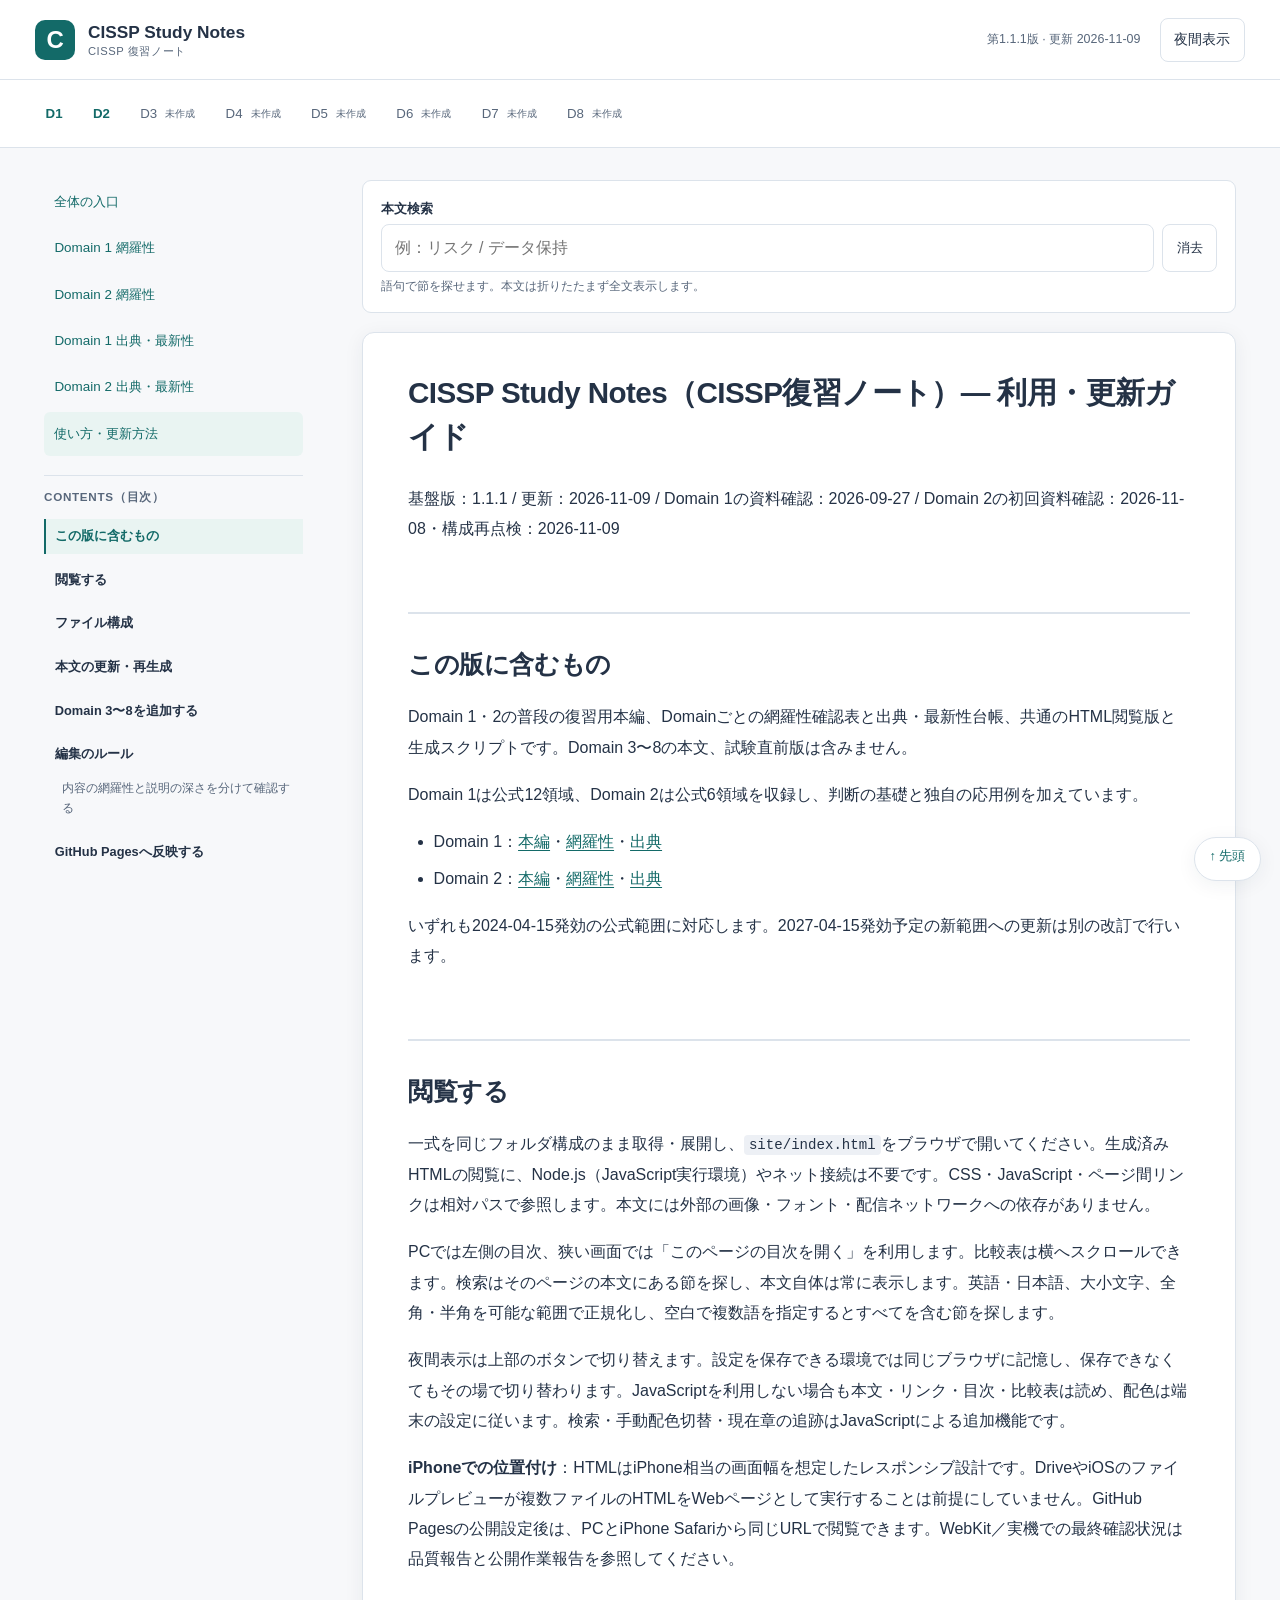
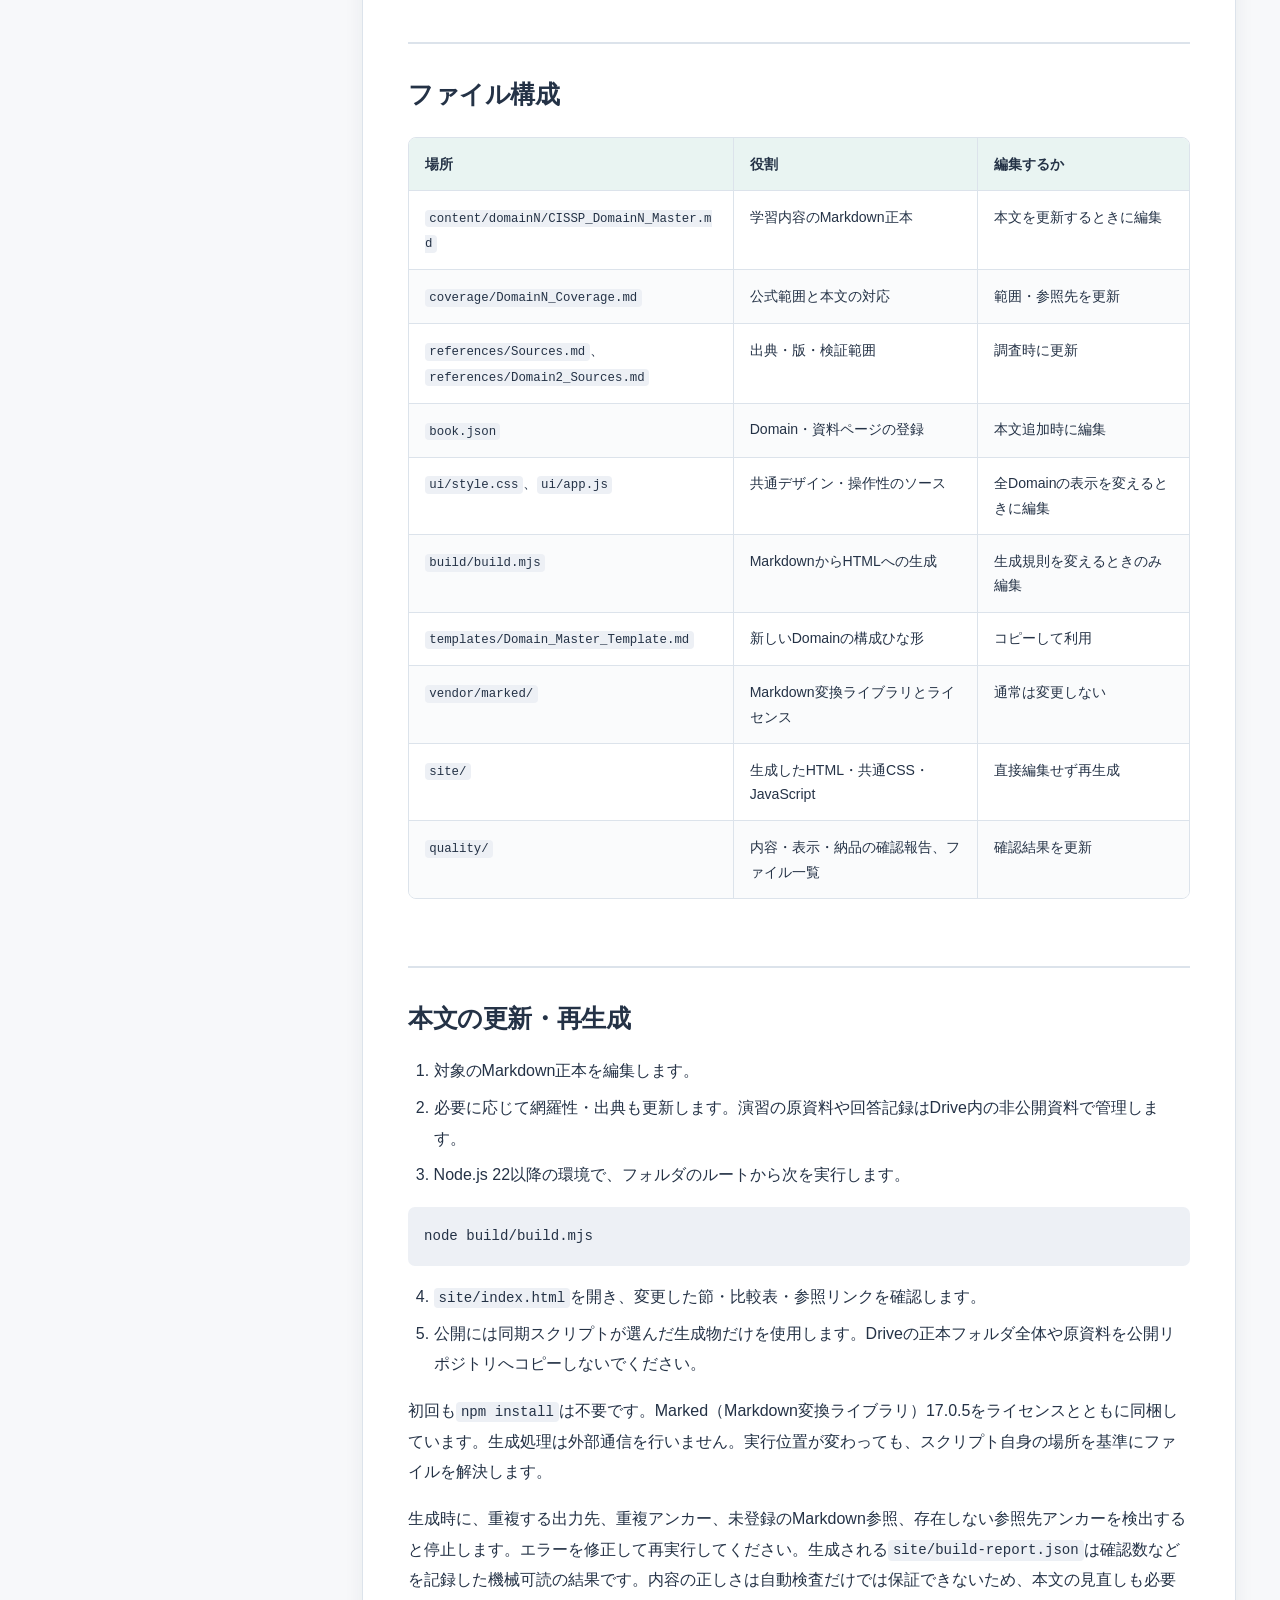
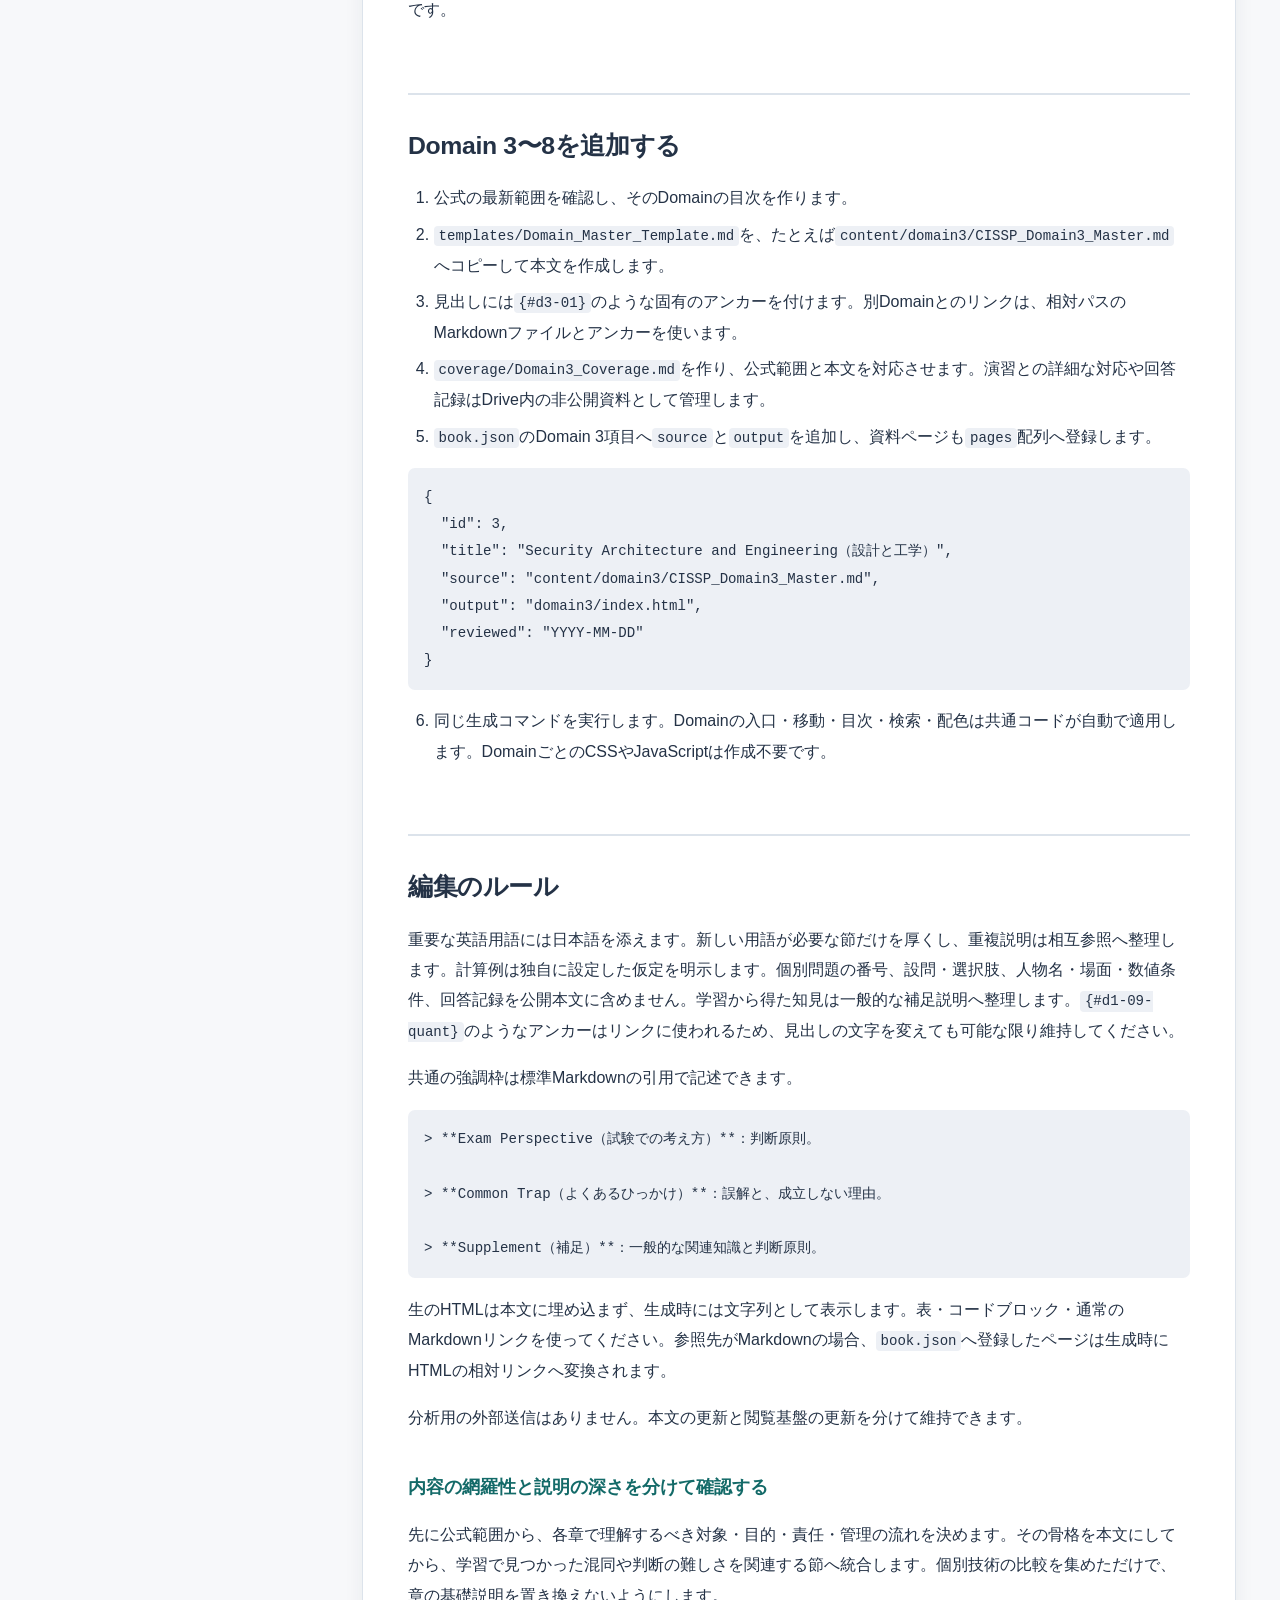
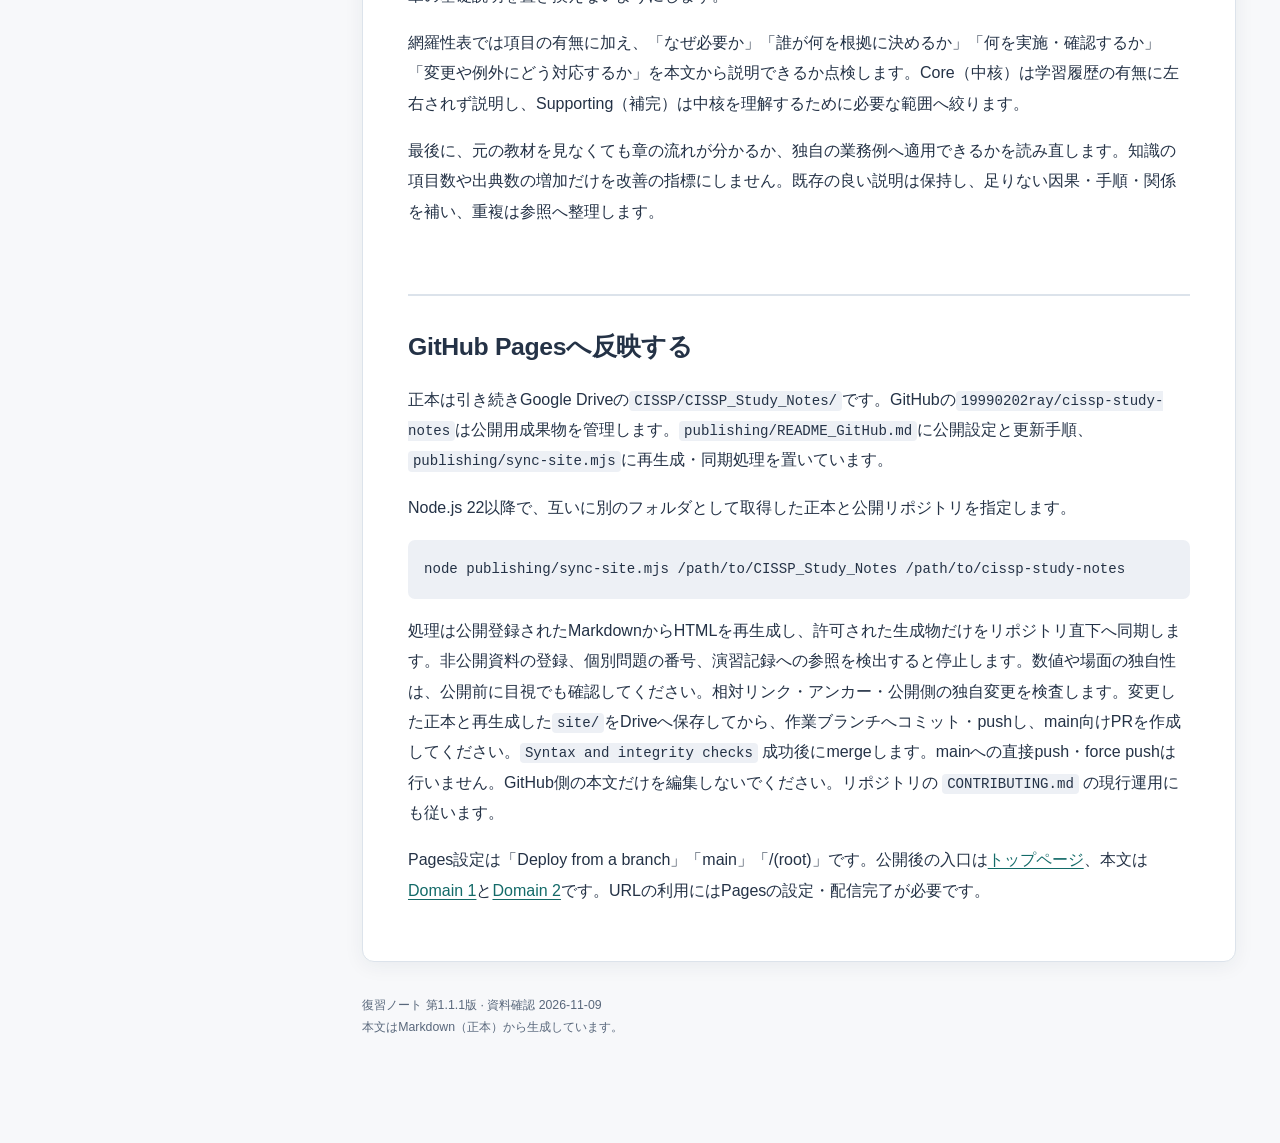
<file: guide/index.html>
<!doctype html>
<html lang="ja"><head><meta charset="utf-8"><meta name="viewport" content="width=device-width, initial-scale=1"><meta name="color-scheme" content="light dark"><meta name="description" content="体系的なCISSP復習用参考書。英日併記、比較、関連知識と判断原則を整理。"><title>CISSP Study Notes（CISSP復習ノート）— 利用・更新ガイド | CISSP Study Notes</title><link rel="stylesheet" href="../assets/style.css"><script defer src="../assets/app.js"></script></head>
<body id="top"><a class="skip-link" href="#main">本文へ移動</a><header class="site-header"><a class="brand" href="../index.html"><span class="brand-mark" aria-hidden="true">C</span><span>CISSP Study Notes<small>CISSP 復習ノート</small></span></a><div class="header-right"><span class="edition">第1.1.1版 · 更新 2026-11-09</span><button type="button" class="theme-toggle" hidden aria-label="ダークモードを切り替える" aria-pressed="false">夜間表示</button></div></header><nav class="domain-nav" aria-label="Domainの移動"><a href="../domain1/index.html">D1<span>Security and Risk Management（セキュリティとリスク管理）</span></a><a href="../domain2/index.html">D2<span>Asset Security（資産のセキュリティ）</span></a><span class="unavailable" title="Security Architecture and Engineering（設計と工学）">D3<small>未作成</small></span><span class="unavailable" title="Communication and Network Security（通信とネットワーク）">D4<small>未作成</small></span><span class="unavailable" title="Identity and Access Management（識別とアクセス管理）">D5<small>未作成</small></span><span class="unavailable" title="Security Assessment and Testing（評価と試験）">D6<small>未作成</small></span><span class="unavailable" title="Security Operations（運用）">D7<small>未作成</small></span><span class="unavailable" title="Software Development Security（ソフトウェア開発）">D8<small>未作成</small></span></nav>
<div class="reading-layout"><aside class="sidebar" aria-label="学習ナビゲーション"><div class="sidebar-links"><a href="../index.html">全体の入口</a><a href="../coverage/domain1.html">Domain 1 網羅性</a><a href="../coverage/domain2.html">Domain 2 網羅性</a><a href="../references/sources.html">Domain 1 出典・最新性</a><a href="../references/domain2-sources.html">Domain 2 出典・最新性</a><a href="index.html" aria-current="page">使い方・更新方法</a></div><nav class="toc desktop-toc" aria-label="目次"><p class="eyebrow">CONTENTS（目次）</p><ul><li class="toc-level-2"><a href="#guide-scope" data-chapter="guide-scope">この版に含むもの</a></li><li class="toc-level-2"><a href="#guide-reading" data-chapter="guide-reading">閲覧する</a></li><li class="toc-level-2"><a href="#guide-files" data-chapter="guide-files">ファイル構成</a></li><li class="toc-level-2"><a href="#guide-build" data-chapter="guide-build">本文の更新・再生成</a></li><li class="toc-level-2"><a href="#guide-add" data-chapter="guide-add">Domain 3〜8を追加する</a></li><li class="toc-level-2"><a href="#guide-authoring" data-chapter="guide-authoring">編集のルール</a></li><li class="toc-level-3"><a href="#guide-depth" data-chapter="guide-authoring">内容の網羅性と説明の深さを分けて確認する</a></li><li class="toc-level-2"><a href="#guide-publishing" data-chapter="guide-publishing">GitHub Pagesへ反映する</a></li></ul></nav></aside>
<main id="main" tabindex="-1"><div class="page-tools"><details class="mobile-toc"><summary>このページの目次を開く</summary><nav class="toc" aria-label="モバイル目次"><ul><li class="toc-level-2"><a href="#guide-scope" data-chapter="guide-scope">この版に含むもの</a></li><li class="toc-level-2"><a href="#guide-reading" data-chapter="guide-reading">閲覧する</a></li><li class="toc-level-2"><a href="#guide-files" data-chapter="guide-files">ファイル構成</a></li><li class="toc-level-2"><a href="#guide-build" data-chapter="guide-build">本文の更新・再生成</a></li><li class="toc-level-2"><a href="#guide-add" data-chapter="guide-add">Domain 3〜8を追加する</a></li><li class="toc-level-2"><a href="#guide-authoring" data-chapter="guide-authoring">編集のルール</a></li><li class="toc-level-3"><a href="#guide-depth" data-chapter="guide-authoring">内容の網羅性と説明の深さを分けて確認する</a></li><li class="toc-level-2"><a href="#guide-publishing" data-chapter="guide-publishing">GitHub Pagesへ反映する</a></li></ul></nav></details><div class="search-box" hidden><label for="page-search">本文検索</label><div class="search-row"><input id="page-search" type="search" placeholder="例：リスク / データ保持" autocomplete="off" aria-controls="search-results"><button id="search-clear" type="button">消去</button></div><p id="search-status" role="status" aria-live="polite"></p><ol id="search-results" hidden></ol></div></div><article class="article"><h1>CISSP Study Notes（CISSP復習ノート）— 利用・更新ガイド</h1>
<p>基盤版：1.1.1 / 更新：2026-11-09 / Domain 1の資料確認：2026-09-27 / Domain 2の初回資料確認：2026-11-08・構成再点検：2026-11-09</p>
<h2 id="guide-scope" tabindex="-1">この版に含むもの</h2>
<p>Domain 1・2の普段の復習用本編、Domainごとの網羅性確認表と出典・最新性台帳、共通のHTML閲覧版と生成スクリプトです。Domain 3〜8の本文、試験直前版は含みません。</p>
<p>Domain 1は公式12領域、Domain 2は公式6領域を収録し、判断の基礎と独自の応用例を加えています。</p>
<ul>
<li>Domain 1：<a href="../domain1/index.html">本編</a>・<a href="../coverage/domain1.html">網羅性</a>・<a href="../references/sources.html">出典</a></li>
<li>Domain 2：<a href="../domain2/index.html">本編</a>・<a href="../coverage/domain2.html">網羅性</a>・<a href="../references/domain2-sources.html">出典</a></li>
</ul>
<p>いずれも2024-04-15発効の公式範囲に対応します。2027-04-15発効予定の新範囲への更新は別の改訂で行います。</p>
<h2 id="guide-reading" tabindex="-1">閲覧する</h2>
<p>一式を同じフォルダ構成のまま取得・展開し、<code>site/index.html</code>をブラウザで開いてください。生成済みHTMLの閲覧に、Node.js（JavaScript実行環境）やネット接続は不要です。CSS・JavaScript・ページ間リンクは相対パスで参照します。本文には外部の画像・フォント・配信ネットワークへの依存がありません。</p>
<p>PCでは左側の目次、狭い画面では「このページの目次を開く」を利用します。比較表は横へスクロールできます。検索はそのページの本文にある節を探し、本文自体は常に表示します。英語・日本語、大小文字、全角・半角を可能な範囲で正規化し、空白で複数語を指定するとすべてを含む節を探します。</p>
<p>夜間表示は上部のボタンで切り替えます。設定を保存できる環境では同じブラウザに記憶し、保存できなくてもその場で切り替わります。JavaScriptを利用しない場合も本文・リンク・目次・比較表は読め、配色は端末の設定に従います。検索・手動配色切替・現在章の追跡はJavaScriptによる追加機能です。</p>
<p><strong>iPhoneでの位置付け</strong>：HTMLはiPhone相当の画面幅を想定したレスポンシブ設計です。DriveやiOSのファイルプレビューが複数ファイルのHTMLをWebページとして実行することは前提にしていません。GitHub Pagesの公開設定後は、PCとiPhone Safariから同じURLで閲覧できます。WebKit／実機での最終確認状況は品質報告と公開作業報告を参照してください。</p>
<h2 id="guide-files" tabindex="-1">ファイル構成</h2>
<div class="table-scroll" role="region" tabindex="0" aria-label="比較表 1。幅が足りない場合は横にスクロールできます"><table>
<thead>
<tr>
<th>場所</th>
<th>役割</th>
<th>編集するか</th>
</tr>
</thead>
<tbody><tr>
<td><code>content/domainN/CISSP_DomainN_Master.md</code></td>
<td>学習内容のMarkdown正本</td>
<td>本文を更新するときに編集</td>
</tr>
<tr>
<td><code>coverage/DomainN_Coverage.md</code></td>
<td>公式範囲と本文の対応</td>
<td>範囲・参照先を更新</td>
</tr>
<tr>
<td><code>references/Sources.md</code>、<code>references/Domain2_Sources.md</code></td>
<td>出典・版・検証範囲</td>
<td>調査時に更新</td>
</tr>
<tr>
<td><code>book.json</code></td>
<td>Domain・資料ページの登録</td>
<td>本文追加時に編集</td>
</tr>
<tr>
<td><code>ui/style.css</code>、<code>ui/app.js</code></td>
<td>共通デザイン・操作性のソース</td>
<td>全Domainの表示を変えるときに編集</td>
</tr>
<tr>
<td><code>build/build.mjs</code></td>
<td>MarkdownからHTMLへの生成</td>
<td>生成規則を変えるときのみ編集</td>
</tr>
<tr>
<td><code>templates/Domain_Master_Template.md</code></td>
<td>新しいDomainの構成ひな形</td>
<td>コピーして利用</td>
</tr>
<tr>
<td><code>vendor/marked/</code></td>
<td>Markdown変換ライブラリとライセンス</td>
<td>通常は変更しない</td>
</tr>
<tr>
<td><code>site/</code></td>
<td>生成したHTML・共通CSS・JavaScript</td>
<td>直接編集せず再生成</td>
</tr>
<tr>
<td><code>quality/</code></td>
<td>内容・表示・納品の確認報告、ファイル一覧</td>
<td>確認結果を更新</td>
</tr>
</tbody></table></div>
<h2 id="guide-build" tabindex="-1">本文の更新・再生成</h2>
<ol>
<li>対象のMarkdown正本を編集します。</li>
<li>必要に応じて網羅性・出典も更新します。演習の原資料や回答記録はDrive内の非公開資料で管理します。</li>
<li>Node.js 22以降の環境で、フォルダのルートから次を実行します。</li>
</ol>
<pre><code class="language-sh">node build/build.mjs
</code></pre>
<ol start="4">
<li><code>site/index.html</code>を開き、変更した節・比較表・参照リンクを確認します。</li>
<li>公開には同期スクリプトが選んだ生成物だけを使用します。Driveの正本フォルダ全体や原資料を公開リポジトリへコピーしないでください。</li>
</ol>
<p>初回も<code>npm install</code>は不要です。Marked（Markdown変換ライブラリ）17.0.5をライセンスとともに同梱しています。生成処理は外部通信を行いません。実行位置が変わっても、スクリプト自身の場所を基準にファイルを解決します。</p>
<p>生成時に、重複する出力先、重複アンカー、未登録のMarkdown参照、存在しない参照先アンカーを検出すると停止します。エラーを修正して再実行してください。生成される<code>site/build-report.json</code>は確認数などを記録した機械可読の結果です。内容の正しさは自動検査だけでは保証できないため、本文の見直しも必要です。</p>
<h2 id="guide-add" tabindex="-1">Domain 3〜8を追加する</h2>
<ol>
<li>公式の最新範囲を確認し、そのDomainの目次を作ります。</li>
<li><code>templates/Domain_Master_Template.md</code>を、たとえば<code>content/domain3/CISSP_Domain3_Master.md</code>へコピーして本文を作成します。</li>
<li>見出しには<code>{#d3-01}</code>のような固有のアンカーを付けます。別Domainとのリンクは、相対パスのMarkdownファイルとアンカーを使います。</li>
<li><code>coverage/Domain3_Coverage.md</code>を作り、公式範囲と本文を対応させます。演習との詳細な対応や回答記録はDrive内の非公開資料として管理します。</li>
<li><code>book.json</code>のDomain 3項目へ<code>source</code>と<code>output</code>を追加し、資料ページも<code>pages</code>配列へ登録します。</li>
</ol>
<pre><code class="language-json">{
  &quot;id&quot;: 3,
  &quot;title&quot;: &quot;Security Architecture and Engineering（設計と工学）&quot;,
  &quot;source&quot;: &quot;content/domain3/CISSP_Domain3_Master.md&quot;,
  &quot;output&quot;: &quot;domain3/index.html&quot;,
  &quot;reviewed&quot;: &quot;YYYY-MM-DD&quot;
}
</code></pre>
<ol start="6">
<li>同じ生成コマンドを実行します。Domainの入口・移動・目次・検索・配色は共通コードが自動で適用します。DomainごとのCSSやJavaScriptは作成不要です。</li>
</ol>
<h2 id="guide-authoring" tabindex="-1">編集のルール</h2>
<p>重要な英語用語には日本語を添えます。新しい用語が必要な節だけを厚くし、重複説明は相互参照へ整理します。計算例は独自に設定した仮定を明示します。個別問題の番号、設問・選択肢、人物名・場面・数値条件、回答記録を公開本文に含めません。学習から得た知見は一般的な補足説明へ整理します。<code>{#d1-09-quant}</code>のようなアンカーはリンクに使われるため、見出しの文字を変えても可能な限り維持してください。</p>
<p>共通の強調枠は標準Markdownの引用で記述できます。</p>
<pre><code class="language-markdown">&gt; **Exam Perspective（試験での考え方）**：判断原則。

&gt; **Common Trap（よくあるひっかけ）**：誤解と、成立しない理由。

&gt; **Supplement（補足）**：一般的な関連知識と判断原則。
</code></pre>
<p>生のHTMLは本文に埋め込まず、生成時には文字列として表示します。表・コードブロック・通常のMarkdownリンクを使ってください。参照先がMarkdownの場合、<code>book.json</code>へ登録したページは生成時にHTMLの相対リンクへ変換されます。</p>
<p>分析用の外部送信はありません。本文の更新と閲覧基盤の更新を分けて維持できます。</p>
<h3 id="guide-depth" tabindex="-1">内容の網羅性と説明の深さを分けて確認する</h3>
<p>先に公式範囲から、各章で理解するべき対象・目的・責任・管理の流れを決めます。その骨格を本文にしてから、学習で見つかった混同や判断の難しさを関連する節へ統合します。個別技術の比較を集めただけで、章の基礎説明を置き換えないようにします。</p>
<p>網羅性表では項目の有無に加え、「なぜ必要か」「誰が何を根拠に決めるか」「何を実施・確認するか」「変更や例外にどう対応するか」を本文から説明できるか点検します。Core（中核）は学習履歴の有無に左右されず説明し、Supporting（補完）は中核を理解するために必要な範囲へ絞ります。</p>
<p>最後に、元の教材を見なくても章の流れが分かるか、独自の業務例へ適用できるかを読み直します。知識の項目数や出典数の増加だけを改善の指標にしません。既存の良い説明は保持し、足りない因果・手順・関係を補い、重複は参照へ整理します。</p>
<h2 id="guide-publishing" tabindex="-1">GitHub Pagesへ反映する</h2>
<p>正本は引き続きGoogle Driveの<code>CISSP/CISSP_Study_Notes/</code>です。GitHubの<code>19990202ray/cissp-study-notes</code>は公開用成果物を管理します。<code>publishing/README_GitHub.md</code>に公開設定と更新手順、<code>publishing/sync-site.mjs</code>に再生成・同期処理を置いています。</p>
<p>Node.js 22以降で、互いに別のフォルダとして取得した正本と公開リポジトリを指定します。</p>
<pre><code class="language-sh">node publishing/sync-site.mjs /path/to/CISSP_Study_Notes /path/to/cissp-study-notes
</code></pre>
<p>処理は公開登録されたMarkdownからHTMLを再生成し、許可された生成物だけをリポジトリ直下へ同期します。非公開資料の登録、個別問題の番号、演習記録への参照を検出すると停止します。数値や場面の独自性は、公開前に目視でも確認してください。相対リンク・アンカー・公開側の独自変更を検査します。変更した正本と再生成した<code>site/</code>をDriveへ保存してから、作業ブランチへコミット・pushし、main向けPRを作成してください。<code>Syntax and integrity checks</code> 成功後にmergeします。mainへの直接push・force pushは行いません。GitHub側の本文だけを編集しないでください。リポジトリの <code>CONTRIBUTING.md</code> の現行運用にも従います。</p>
<p>Pages設定は「Deploy from a branch」「main」「/(root)」です。公開後の入口は<a href="https://19990202ray.github.io/cissp-study-notes/">トップページ</a>、本文は<a href="https://19990202ray.github.io/cissp-study-notes/domain1/">Domain 1</a>と<a href="https://19990202ray.github.io/cissp-study-notes/domain2/">Domain 2</a>です。URLの利用にはPagesの設定・配信完了が必要です。</p>
</article><footer class="page-footer">復習ノート 第1.1.1版 · 資料確認 2026-11-09<br>本文はMarkdown（正本）から生成しています。</footer></main></div><a class="back-top" href="#top" aria-label="ページの先頭へ戻る">↑ 先頭</a></body></html>
</file>
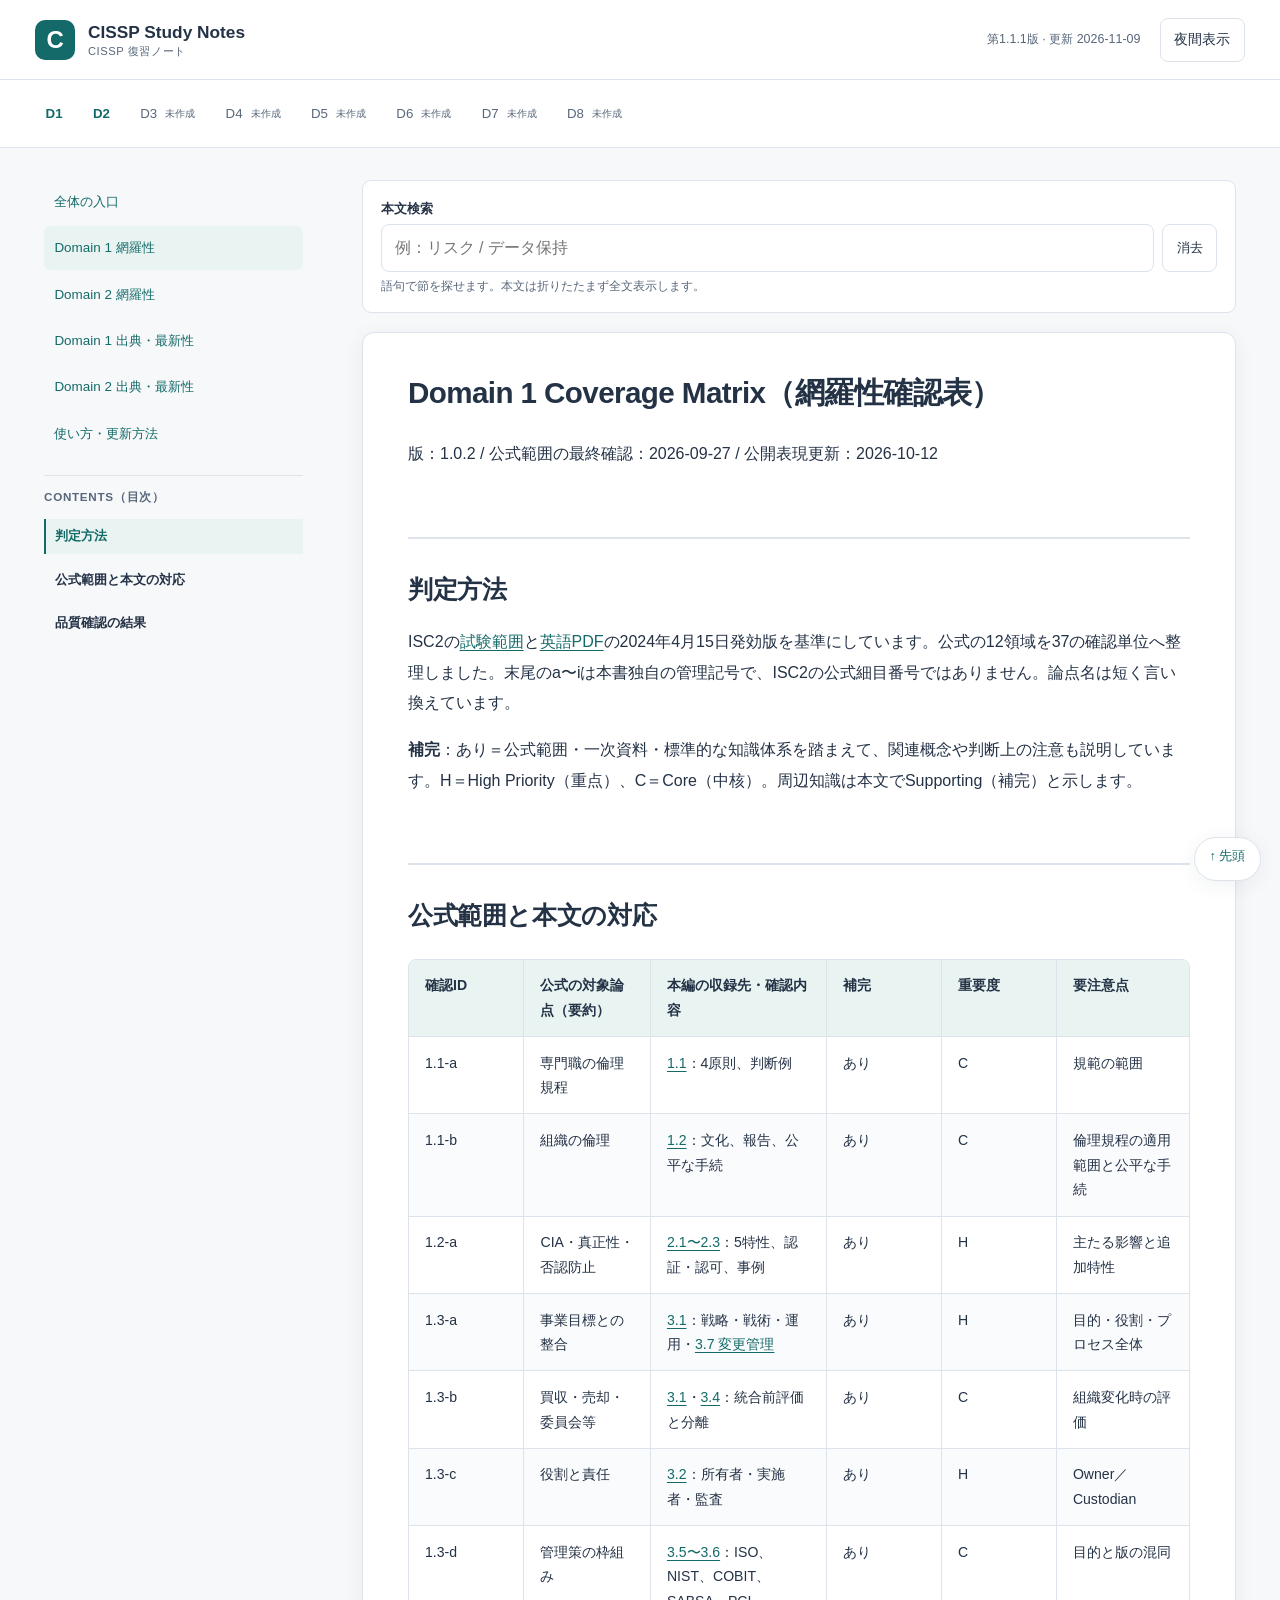
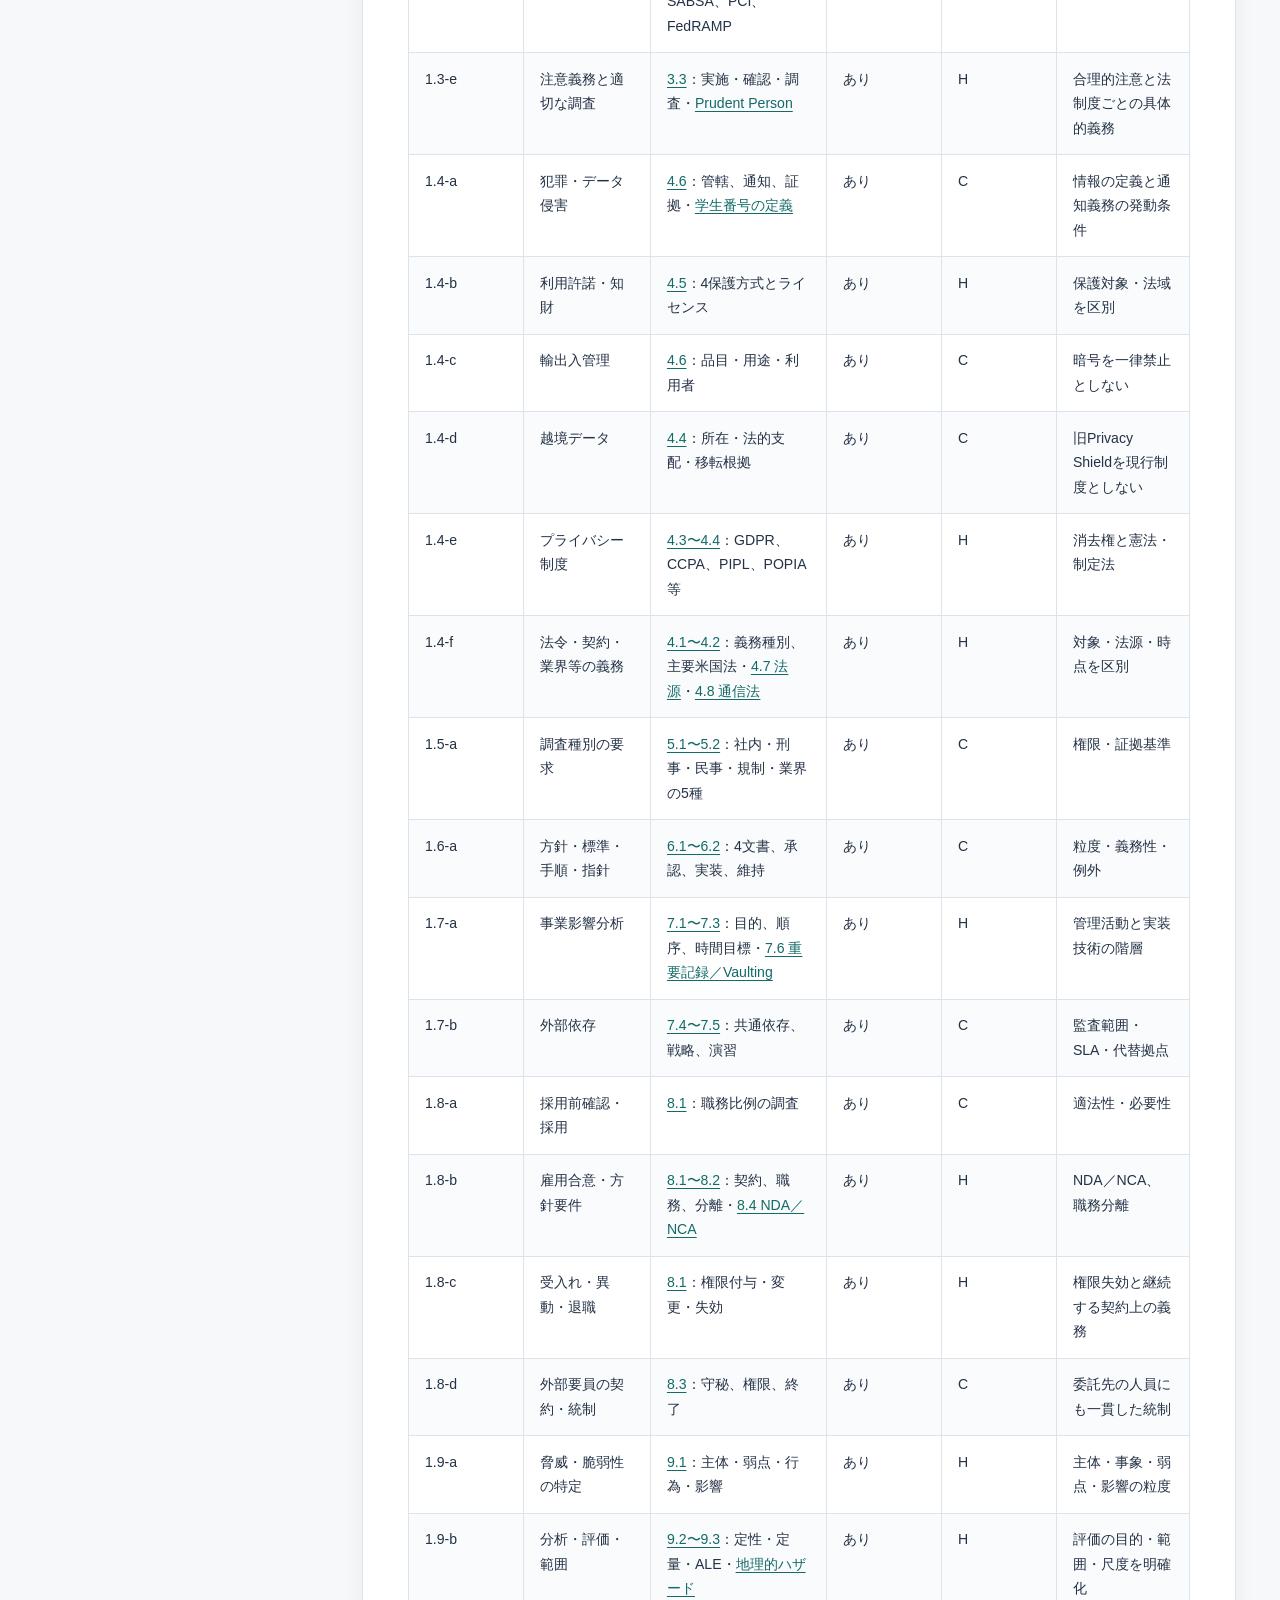
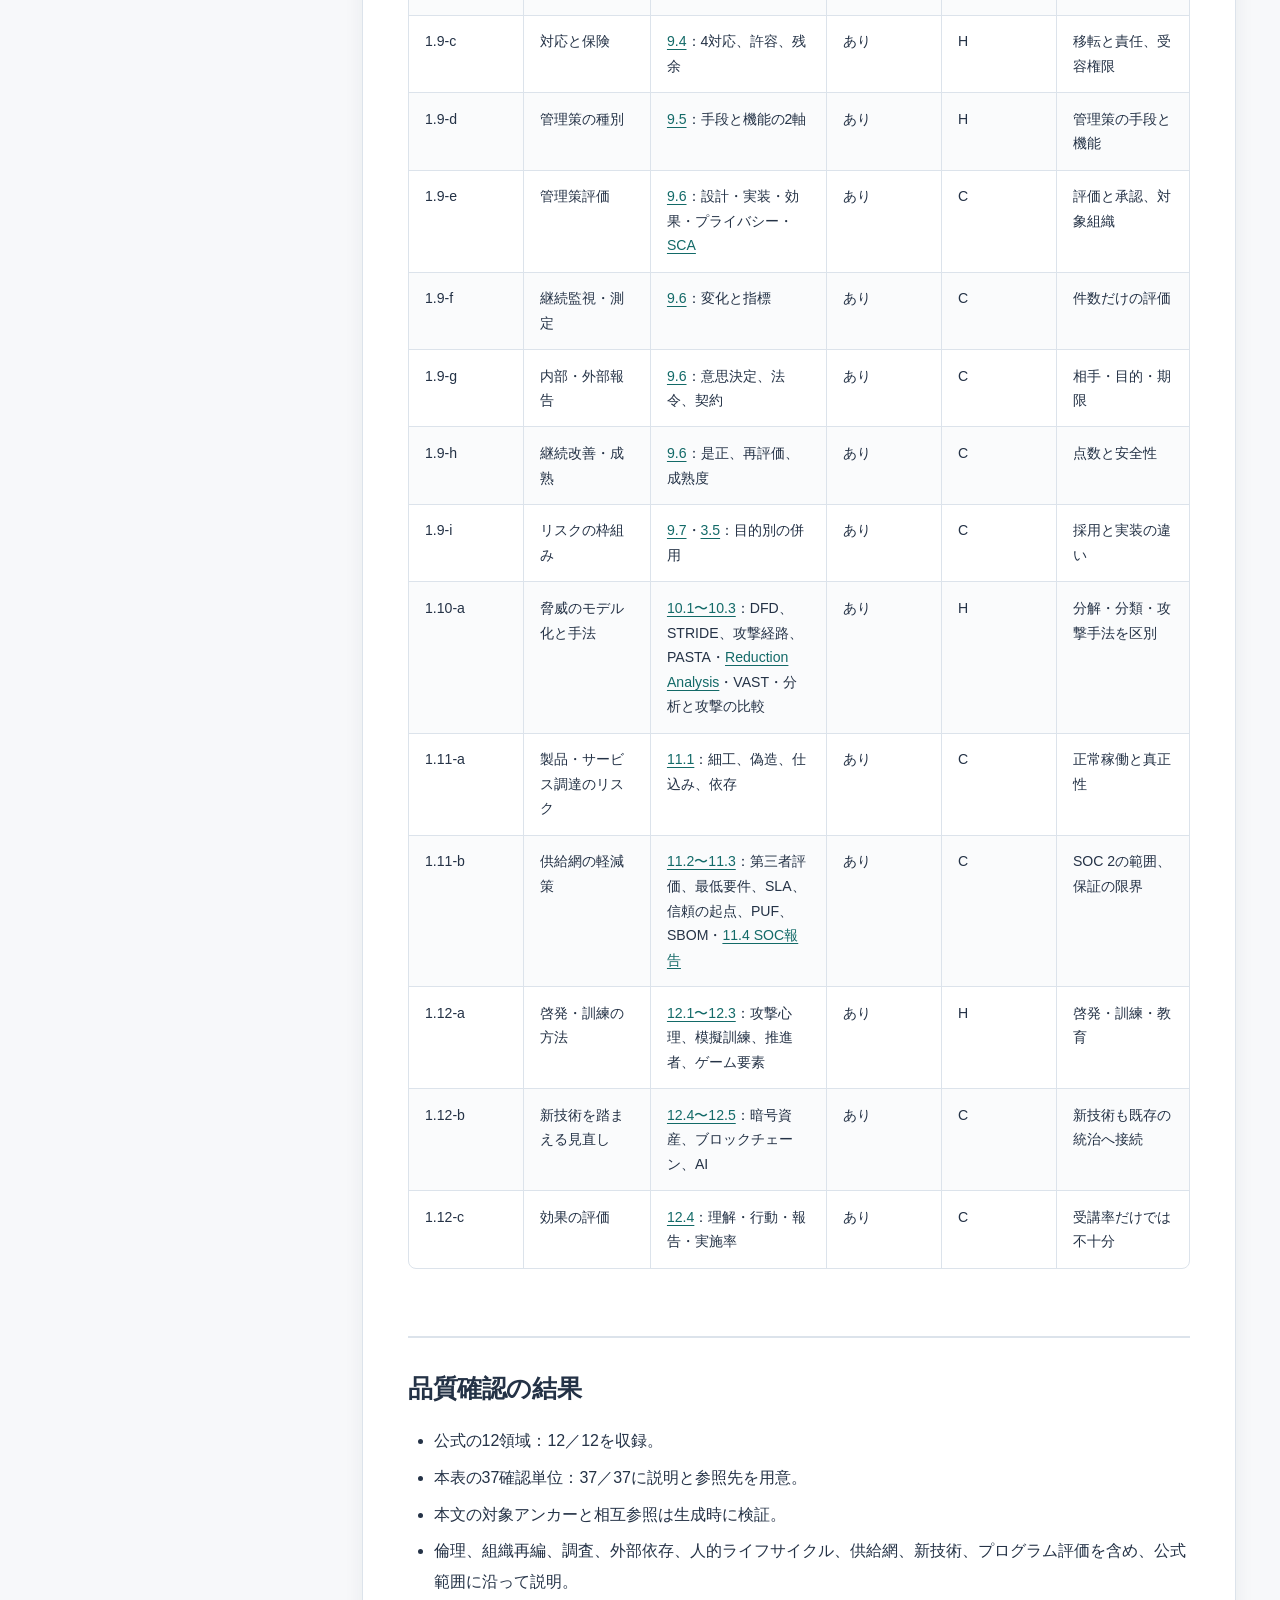
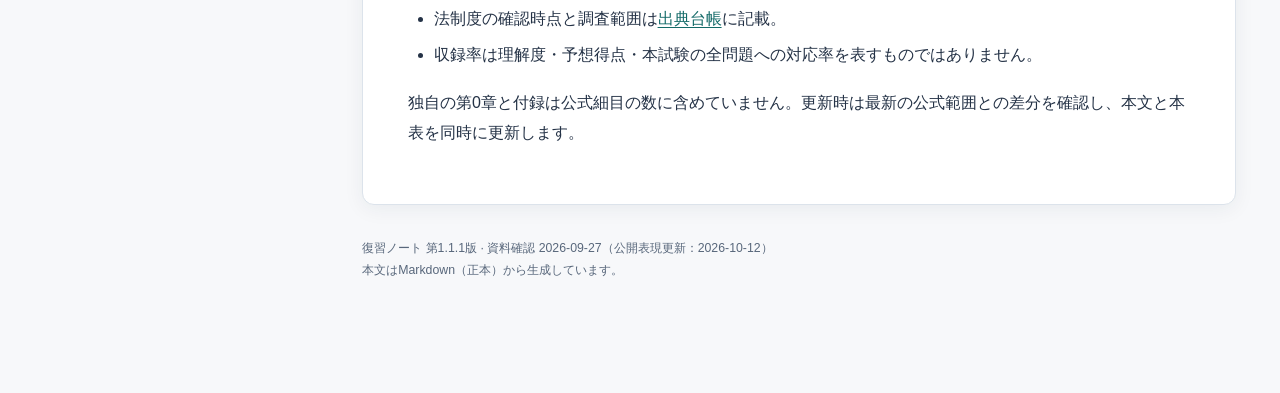
<file: coverage/domain1.html>
<!doctype html>
<html lang="ja"><head><meta charset="utf-8"><meta name="viewport" content="width=device-width, initial-scale=1"><meta name="color-scheme" content="light dark"><meta name="description" content="体系的なCISSP復習用参考書。英日併記、比較、関連知識と判断原則を整理。"><title>Domain 1 Coverage Matrix（網羅性確認表） | CISSP Study Notes</title><link rel="stylesheet" href="../assets/style.css"><script defer src="../assets/app.js"></script></head>
<body id="top"><a class="skip-link" href="#main">本文へ移動</a><header class="site-header"><a class="brand" href="../index.html"><span class="brand-mark" aria-hidden="true">C</span><span>CISSP Study Notes<small>CISSP 復習ノート</small></span></a><div class="header-right"><span class="edition">第1.1.1版 · 更新 2026-11-09</span><button type="button" class="theme-toggle" hidden aria-label="ダークモードを切り替える" aria-pressed="false">夜間表示</button></div></header><nav class="domain-nav" aria-label="Domainの移動"><a href="../domain1/index.html">D1<span>Security and Risk Management（セキュリティとリスク管理）</span></a><a href="../domain2/index.html">D2<span>Asset Security（資産のセキュリティ）</span></a><span class="unavailable" title="Security Architecture and Engineering（設計と工学）">D3<small>未作成</small></span><span class="unavailable" title="Communication and Network Security（通信とネットワーク）">D4<small>未作成</small></span><span class="unavailable" title="Identity and Access Management（識別とアクセス管理）">D5<small>未作成</small></span><span class="unavailable" title="Security Assessment and Testing（評価と試験）">D6<small>未作成</small></span><span class="unavailable" title="Security Operations（運用）">D7<small>未作成</small></span><span class="unavailable" title="Software Development Security（ソフトウェア開発）">D8<small>未作成</small></span></nav>
<div class="reading-layout"><aside class="sidebar" aria-label="学習ナビゲーション"><div class="sidebar-links"><a href="../index.html">全体の入口</a><a href="domain1.html" aria-current="page">Domain 1 網羅性</a><a href="domain2.html">Domain 2 網羅性</a><a href="../references/sources.html">Domain 1 出典・最新性</a><a href="../references/domain2-sources.html">Domain 2 出典・最新性</a><a href="../guide/index.html">使い方・更新方法</a></div><nav class="toc desktop-toc" aria-label="目次"><p class="eyebrow">CONTENTS（目次）</p><ul><li class="toc-level-2"><a href="#coverage-method" data-chapter="coverage-method">判定方法</a></li><li class="toc-level-2"><a href="#coverage-matrix" data-chapter="coverage-matrix">公式範囲と本文の対応</a></li><li class="toc-level-2"><a href="#coverage-result" data-chapter="coverage-result">品質確認の結果</a></li></ul></nav></aside>
<main id="main" tabindex="-1"><div class="page-tools"><details class="mobile-toc"><summary>このページの目次を開く</summary><nav class="toc" aria-label="モバイル目次"><ul><li class="toc-level-2"><a href="#coverage-method" data-chapter="coverage-method">判定方法</a></li><li class="toc-level-2"><a href="#coverage-matrix" data-chapter="coverage-matrix">公式範囲と本文の対応</a></li><li class="toc-level-2"><a href="#coverage-result" data-chapter="coverage-result">品質確認の結果</a></li></ul></nav></details><div class="search-box" hidden><label for="page-search">本文検索</label><div class="search-row"><input id="page-search" type="search" placeholder="例：リスク / データ保持" autocomplete="off" aria-controls="search-results"><button id="search-clear" type="button">消去</button></div><p id="search-status" role="status" aria-live="polite"></p><ol id="search-results" hidden></ol></div></div><article class="article"><h1>Domain 1 Coverage Matrix（網羅性確認表）</h1>
<p>版：1.0.2 / 公式範囲の最終確認：2026-09-27 / 公開表現更新：2026-10-12</p>
<h2 id="coverage-method" tabindex="-1">判定方法</h2>
<p>ISC2の<a href="https://www.isc2.org/certifications/cissp/cissp-certification-exam-outline">試験範囲</a>と<a href="https://edge.sitecorecloud.io/internationf173-xmc4e73-prodbc0f-9660/media/Project/ISC2/Main/Media/documents/exam-outlines/CISSP-Exam-Outline-April-2024-English.pdf">英語PDF</a>の2024年4月15日発効版を基準にしています。公式の12領域を37の確認単位へ整理しました。末尾のa〜iは本書独自の管理記号で、ISC2の公式細目番号ではありません。論点名は短く言い換えています。</p>
<p><strong>補完</strong>：あり＝公式範囲・一次資料・標準的な知識体系を踏まえて、関連概念や判断上の注意も説明しています。H＝High Priority（重点）、C＝Core（中核）。周辺知識は本文でSupporting（補完）と示します。</p>
<h2 id="coverage-matrix" tabindex="-1">公式範囲と本文の対応</h2>
<div class="table-scroll" role="region" tabindex="0" aria-label="比較表 1。幅が足りない場合は横にスクロールできます"><table>
<thead>
<tr>
<th>確認ID</th>
<th>公式の対象論点（要約）</th>
<th>本編の収録先・確認内容</th>
<th>補完</th>
<th>重要度</th>
<th>要注意点</th>
</tr>
</thead>
<tbody><tr>
<td>1.1-a</td>
<td>専門職の倫理規程</td>
<td><a href="../domain1/index.html#d1-01-ethics">1.1</a>：4原則、判断例</td>
<td>あり</td>
<td>C</td>
<td>規範の範囲</td>
</tr>
<tr>
<td>1.1-b</td>
<td>組織の倫理</td>
<td><a href="../domain1/index.html#d1-01-organization">1.2</a>：文化、報告、公平な手続</td>
<td>あり</td>
<td>C</td>
<td>倫理規程の適用範囲と公平な手続</td>
</tr>
<tr>
<td>1.2-a</td>
<td>CIA・真正性・否認防止</td>
<td><a href="../domain1/index.html#d1-02-pillars">2.1〜2.3</a>：5特性、認証・認可、事例</td>
<td>あり</td>
<td>H</td>
<td>主たる影響と追加特性</td>
</tr>
<tr>
<td>1.3-a</td>
<td>事業目標との整合</td>
<td><a href="../domain1/index.html#d1-03-governance">3.1</a>：戦略・戦術・運用・<a href="../domain1/index.html#d1-03-change-management">3.7 変更管理</a></td>
<td>あり</td>
<td>H</td>
<td>目的・役割・プロセス全体</td>
</tr>
<tr>
<td>1.3-b</td>
<td>買収・売却・委員会等</td>
<td><a href="../domain1/index.html#d1-03-governance">3.1</a>・<a href="../domain1/index.html#d1-03-change">3.4</a>：統合前評価と分離</td>
<td>あり</td>
<td>C</td>
<td>組織変化時の評価</td>
</tr>
<tr>
<td>1.3-c</td>
<td>役割と責任</td>
<td><a href="../domain1/index.html#d1-03-roles">3.2</a>：所有者・実施者・監査</td>
<td>あり</td>
<td>H</td>
<td>Owner／Custodian</td>
</tr>
<tr>
<td>1.3-d</td>
<td>管理策の枠組み</td>
<td><a href="../domain1/index.html#d1-03-frameworks">3.5〜3.6</a>：ISO、NIST、COBIT、SABSA、PCI、FedRAMP</td>
<td>あり</td>
<td>C</td>
<td>目的と版の混同</td>
</tr>
<tr>
<td>1.3-e</td>
<td>注意義務と適切な調査</td>
<td><a href="../domain1/index.html#d1-03-care">3.3</a>：実施・確認・調査・<a href="../domain1/index.html#d1-03-prudent">Prudent Person</a></td>
<td>あり</td>
<td>H</td>
<td>合理的注意と法制度ごとの具体的義務</td>
</tr>
<tr>
<td>1.4-a</td>
<td>犯罪・データ侵害</td>
<td><a href="../domain1/index.html#d1-04-crime">4.6</a>：管轄、通知、証拠・<a href="../domain1/index.html#d1-04-student-id">学生番号の定義</a></td>
<td>あり</td>
<td>C</td>
<td>情報の定義と通知義務の発動条件</td>
</tr>
<tr>
<td>1.4-b</td>
<td>利用許諾・知財</td>
<td><a href="../domain1/index.html#d1-04-ip">4.5</a>：4保護方式とライセンス</td>
<td>あり</td>
<td>H</td>
<td>保護対象・法域を区別</td>
</tr>
<tr>
<td>1.4-c</td>
<td>輸出入管理</td>
<td><a href="../domain1/index.html#d1-04-crime">4.6</a>：品目・用途・利用者</td>
<td>あり</td>
<td>C</td>
<td>暗号を一律禁止としない</td>
</tr>
<tr>
<td>1.4-d</td>
<td>越境データ</td>
<td><a href="../domain1/index.html#d1-04-global">4.4</a>：所在・法的支配・移転根拠</td>
<td>あり</td>
<td>C</td>
<td>旧Privacy Shieldを現行制度としない</td>
</tr>
<tr>
<td>1.4-e</td>
<td>プライバシー制度</td>
<td><a href="../domain1/index.html#d1-04-gdpr">4.3〜4.4</a>：GDPR、CCPA、PIPL、POPIA等</td>
<td>あり</td>
<td>H</td>
<td>消去権と憲法・制定法</td>
</tr>
<tr>
<td>1.4-f</td>
<td>法令・契約・業界等の義務</td>
<td><a href="../domain1/index.html#d1-04-scope">4.1〜4.2</a>：義務種別、主要米国法・<a href="../domain1/index.html#d1-04-law-sources">4.7 法源</a>・<a href="../domain1/index.html#d1-04-privacy-communications">4.8 通信法</a></td>
<td>あり</td>
<td>H</td>
<td>対象・法源・時点を区別</td>
</tr>
<tr>
<td>1.5-a</td>
<td>調査種別の要求</td>
<td><a href="../domain1/index.html#d1-05-types">5.1〜5.2</a>：社内・刑事・民事・規制・業界の5種</td>
<td>あり</td>
<td>C</td>
<td>権限・証拠基準</td>
</tr>
<tr>
<td>1.6-a</td>
<td>方針・標準・手順・指針</td>
<td><a href="../domain1/index.html#d1-06-documents">6.1〜6.2</a>：4文書、承認、実装、維持</td>
<td>あり</td>
<td>C</td>
<td>粒度・義務性・例外</td>
</tr>
<tr>
<td>1.7-a</td>
<td>事業影響分析</td>
<td><a href="../domain1/index.html#d1-07-bia">7.1〜7.3</a>：目的、順序、時間目標・<a href="../domain1/index.html#d1-07-vaulting">7.6 重要記録／Vaulting</a></td>
<td>あり</td>
<td>H</td>
<td>管理活動と実装技術の階層</td>
</tr>
<tr>
<td>1.7-b</td>
<td>外部依存</td>
<td><a href="../domain1/index.html#d1-07-dependencies">7.4〜7.5</a>：共通依存、戦略、演習</td>
<td>あり</td>
<td>C</td>
<td>監査範囲・SLA・代替拠点</td>
</tr>
<tr>
<td>1.8-a</td>
<td>採用前確認・採用</td>
<td><a href="../domain1/index.html#d1-08-lifecycle">8.1</a>：職務比例の調査</td>
<td>あり</td>
<td>C</td>
<td>適法性・必要性</td>
</tr>
<tr>
<td>1.8-b</td>
<td>雇用合意・方針要件</td>
<td><a href="../domain1/index.html#d1-08-lifecycle">8.1〜8.2</a>：契約、職務、分離・<a href="../domain1/index.html#d1-08-agreements">8.4 NDA／NCA</a></td>
<td>あり</td>
<td>H</td>
<td>NDA／NCA、職務分離</td>
</tr>
<tr>
<td>1.8-c</td>
<td>受入れ・異動・退職</td>
<td><a href="../domain1/index.html#d1-08-lifecycle">8.1</a>：権限付与・変更・失効</td>
<td>あり</td>
<td>H</td>
<td>権限失効と継続する契約上の義務</td>
</tr>
<tr>
<td>1.8-d</td>
<td>外部要員の契約・統制</td>
<td><a href="../domain1/index.html#d1-08-contractors">8.3</a>：守秘、権限、終了</td>
<td>あり</td>
<td>C</td>
<td>委託先の人員にも一貫した統制</td>
</tr>
<tr>
<td>1.9-a</td>
<td>脅威・脆弱性の特定</td>
<td><a href="../domain1/index.html#d1-09-terms">9.1</a>：主体・弱点・行為・影響</td>
<td>あり</td>
<td>H</td>
<td>主体・事象・弱点・影響の粒度</td>
</tr>
<tr>
<td>1.9-b</td>
<td>分析・評価・範囲</td>
<td><a href="../domain1/index.html#d1-09-assessment">9.2〜9.3</a>：定性・定量・ALE・<a href="../domain1/index.html#d1-09-hazard-map">地理的ハザード</a></td>
<td>あり</td>
<td>H</td>
<td>評価の目的・範囲・尺度を明確化</td>
</tr>
<tr>
<td>1.9-c</td>
<td>対応と保険</td>
<td><a href="../domain1/index.html#d1-09-treatment">9.4</a>：4対応、許容、残余</td>
<td>あり</td>
<td>H</td>
<td>移転と責任、受容権限</td>
</tr>
<tr>
<td>1.9-d</td>
<td>管理策の種別</td>
<td><a href="../domain1/index.html#d1-09-controls">9.5</a>：手段と機能の2軸</td>
<td>あり</td>
<td>H</td>
<td>管理策の手段と機能</td>
</tr>
<tr>
<td>1.9-e</td>
<td>管理策評価</td>
<td><a href="../domain1/index.html#d1-09-monitoring">9.6</a>：設計・実装・効果・プライバシー・<a href="../domain1/index.html#d1-09-sca">SCA</a></td>
<td>あり</td>
<td>C</td>
<td>評価と承認、対象組織</td>
</tr>
<tr>
<td>1.9-f</td>
<td>継続監視・測定</td>
<td><a href="../domain1/index.html#d1-09-monitoring">9.6</a>：変化と指標</td>
<td>あり</td>
<td>C</td>
<td>件数だけの評価</td>
</tr>
<tr>
<td>1.9-g</td>
<td>内部・外部報告</td>
<td><a href="../domain1/index.html#d1-09-monitoring">9.6</a>：意思決定、法令、契約</td>
<td>あり</td>
<td>C</td>
<td>相手・目的・期限</td>
</tr>
<tr>
<td>1.9-h</td>
<td>継続改善・成熟</td>
<td><a href="../domain1/index.html#d1-09-monitoring">9.6</a>：是正、再評価、成熟度</td>
<td>あり</td>
<td>C</td>
<td>点数と安全性</td>
</tr>
<tr>
<td>1.9-i</td>
<td>リスクの枠組み</td>
<td><a href="../domain1/index.html#d1-09-frameworks">9.7</a>・<a href="../domain1/index.html#d1-03-frameworks">3.5</a>：目的別の併用</td>
<td>あり</td>
<td>C</td>
<td>採用と実装の違い</td>
</tr>
<tr>
<td>1.10-a</td>
<td>脅威のモデル化と手法</td>
<td><a href="../domain1/index.html#d1-10-process">10.1〜10.3</a>：DFD、STRIDE、攻撃経路、PASTA・<a href="../domain1/index.html#d1-10-reduction">Reduction Analysis</a>・VAST・分析と攻撃の比較</td>
<td>あり</td>
<td>H</td>
<td>分解・分類・攻撃手法を区別</td>
</tr>
<tr>
<td>1.11-a</td>
<td>製品・サービス調達のリスク</td>
<td><a href="../domain1/index.html#d1-11-risks">11.1</a>：細工、偽造、仕込み、依存</td>
<td>あり</td>
<td>C</td>
<td>正常稼働と真正性</td>
</tr>
<tr>
<td>1.11-b</td>
<td>供給網の軽減策</td>
<td><a href="../domain1/index.html#d1-11-lifecycle">11.2〜11.3</a>：第三者評価、最低要件、SLA、信頼の起点、PUF、SBOM・<a href="../domain1/index.html#d1-11-soc">11.4 SOC報告</a></td>
<td>あり</td>
<td>C</td>
<td>SOC 2の範囲、保証の限界</td>
</tr>
<tr>
<td>1.12-a</td>
<td>啓発・訓練の方法</td>
<td><a href="../domain1/index.html#d1-12-learning">12.1〜12.3</a>：攻撃心理、模擬訓練、推進者、ゲーム要素</td>
<td>あり</td>
<td>H</td>
<td>啓発・訓練・教育</td>
</tr>
<tr>
<td>1.12-b</td>
<td>新技術を踏まえる見直し</td>
<td><a href="../domain1/index.html#d1-12-effectiveness">12.4〜12.5</a>：暗号資産、ブロックチェーン、AI</td>
<td>あり</td>
<td>C</td>
<td>新技術も既存の統治へ接続</td>
</tr>
<tr>
<td>1.12-c</td>
<td>効果の評価</td>
<td><a href="../domain1/index.html#d1-12-effectiveness">12.4</a>：理解・行動・報告・実施率</td>
<td>あり</td>
<td>C</td>
<td>受講率だけでは不十分</td>
</tr>
</tbody></table></div>
<h2 id="coverage-result" tabindex="-1">品質確認の結果</h2>
<ul>
<li>公式の12領域：12／12を収録。</li>
<li>本表の37確認単位：37／37に説明と参照先を用意。</li>
<li>本文の対象アンカーと相互参照は生成時に検証。</li>
<li>倫理、組織再編、調査、外部依存、人的ライフサイクル、供給網、新技術、プログラム評価を含め、公式範囲に沿って説明。</li>
<li>法制度の確認時点と調査範囲は<a href="../references/sources.html">出典台帳</a>に記載。</li>
<li>収録率は理解度・予想得点・本試験の全問題への対応率を表すものではありません。</li>
</ul>
<p>独自の第0章と付録は公式細目の数に含めていません。更新時は最新の公式範囲との差分を確認し、本文と本表を同時に更新します。</p>
</article><footer class="page-footer">復習ノート 第1.1.1版 · 資料確認 2026-09-27（公開表現更新：2026-10-12）<br>本文はMarkdown（正本）から生成しています。</footer></main></div><a class="back-top" href="#top" aria-label="ページの先頭へ戻る">↑ 先頭</a></body></html>
</file>
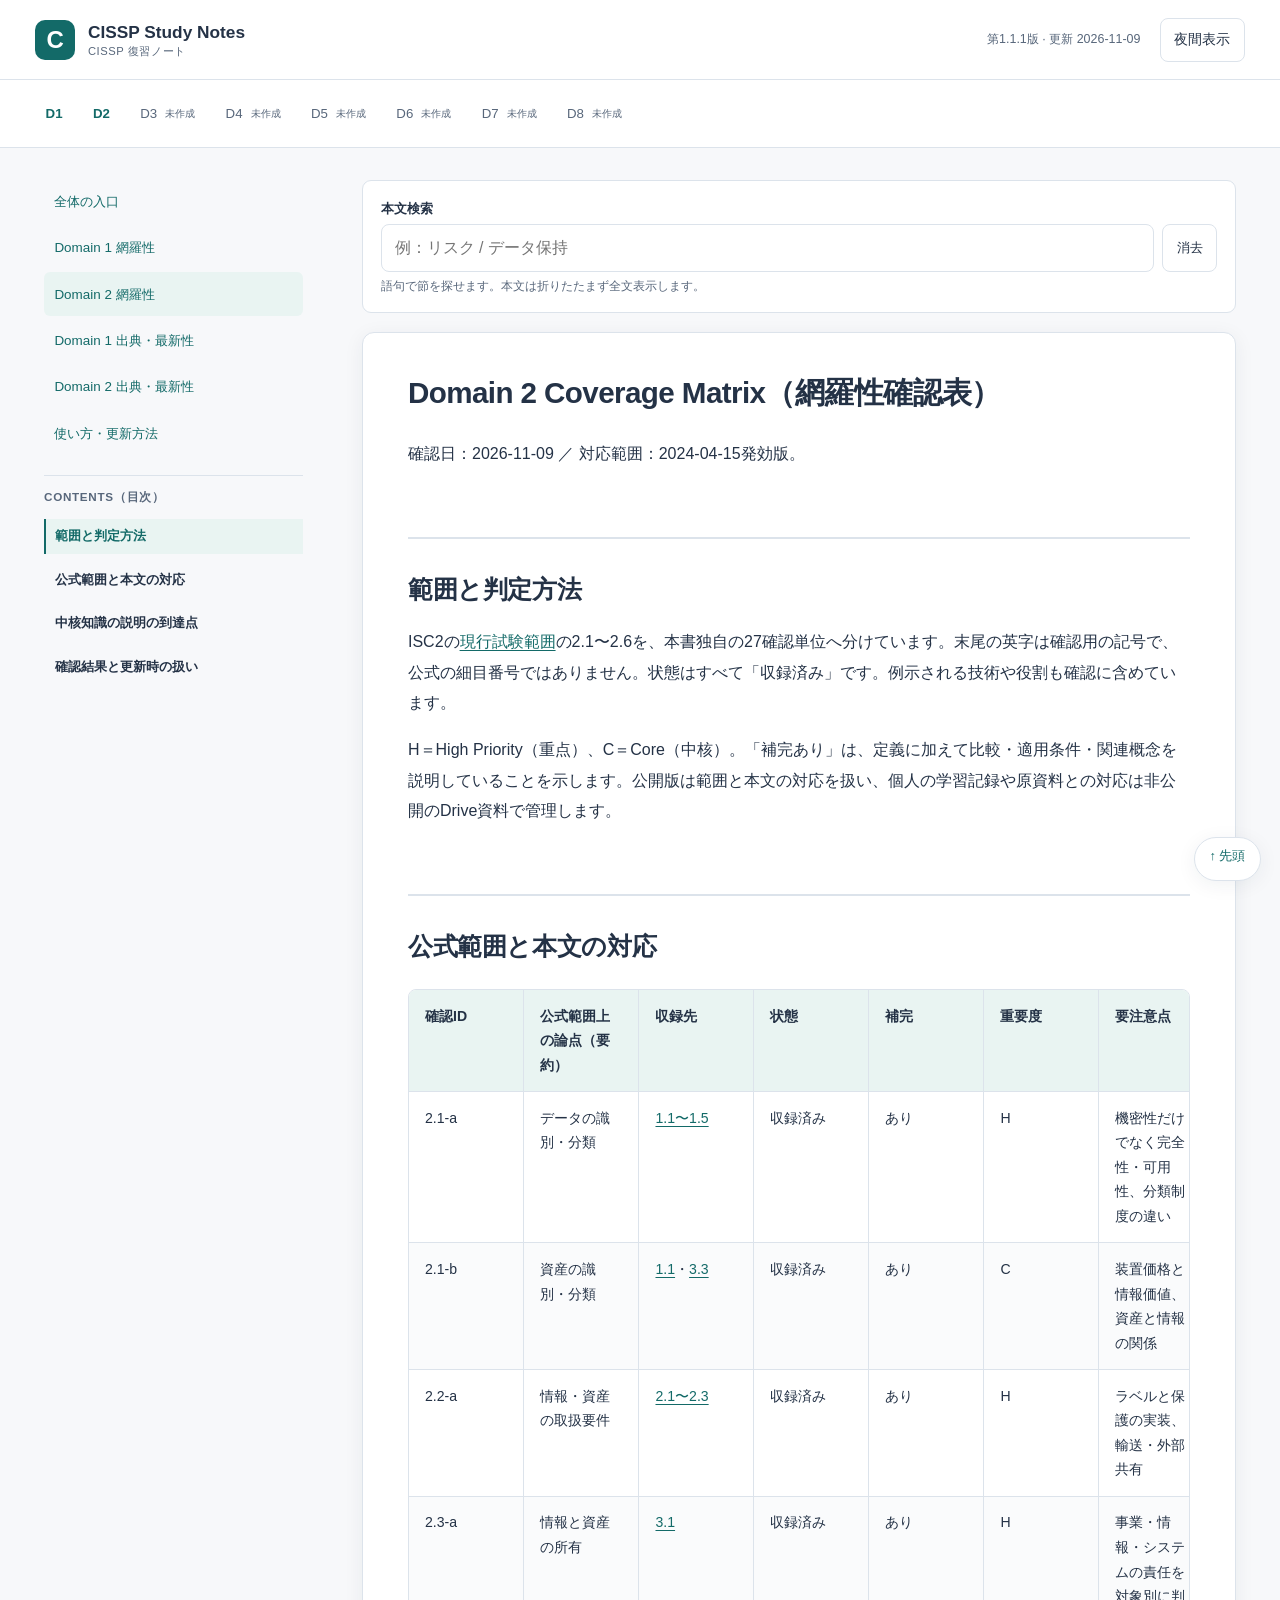
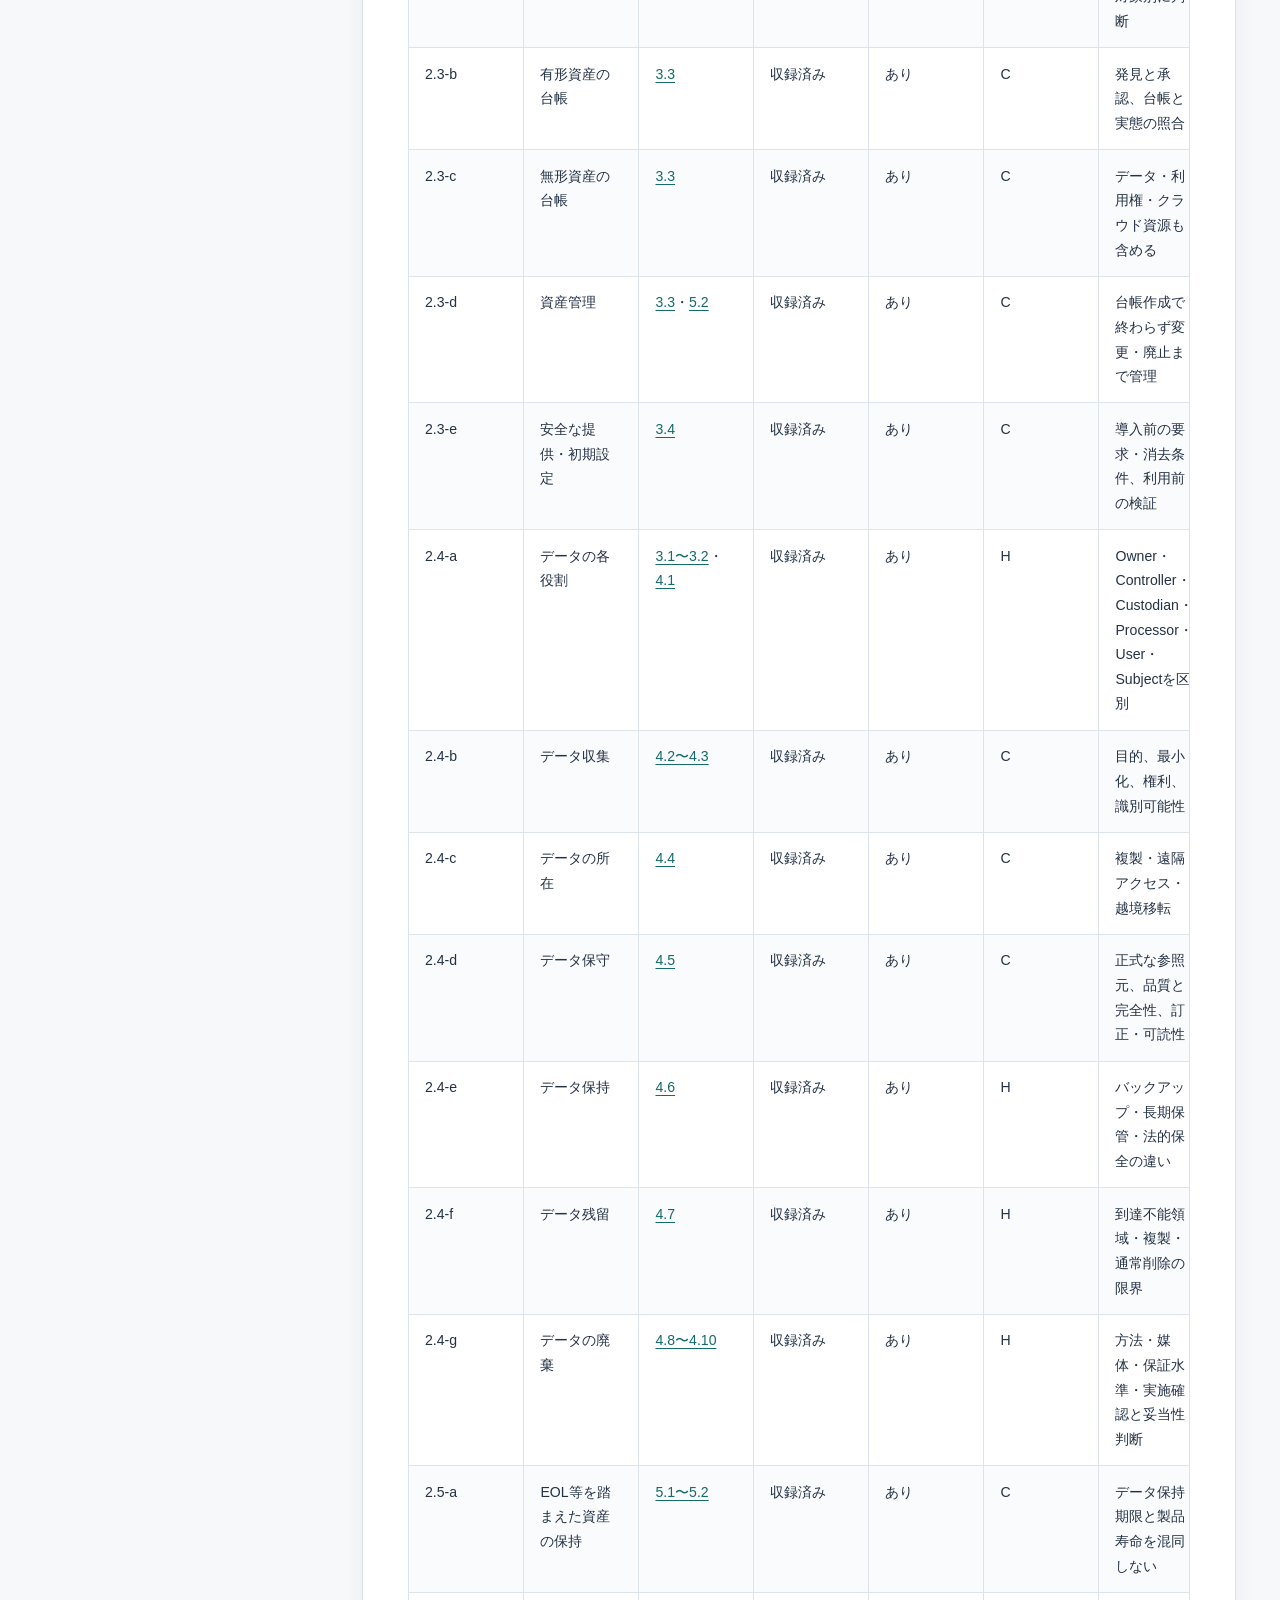
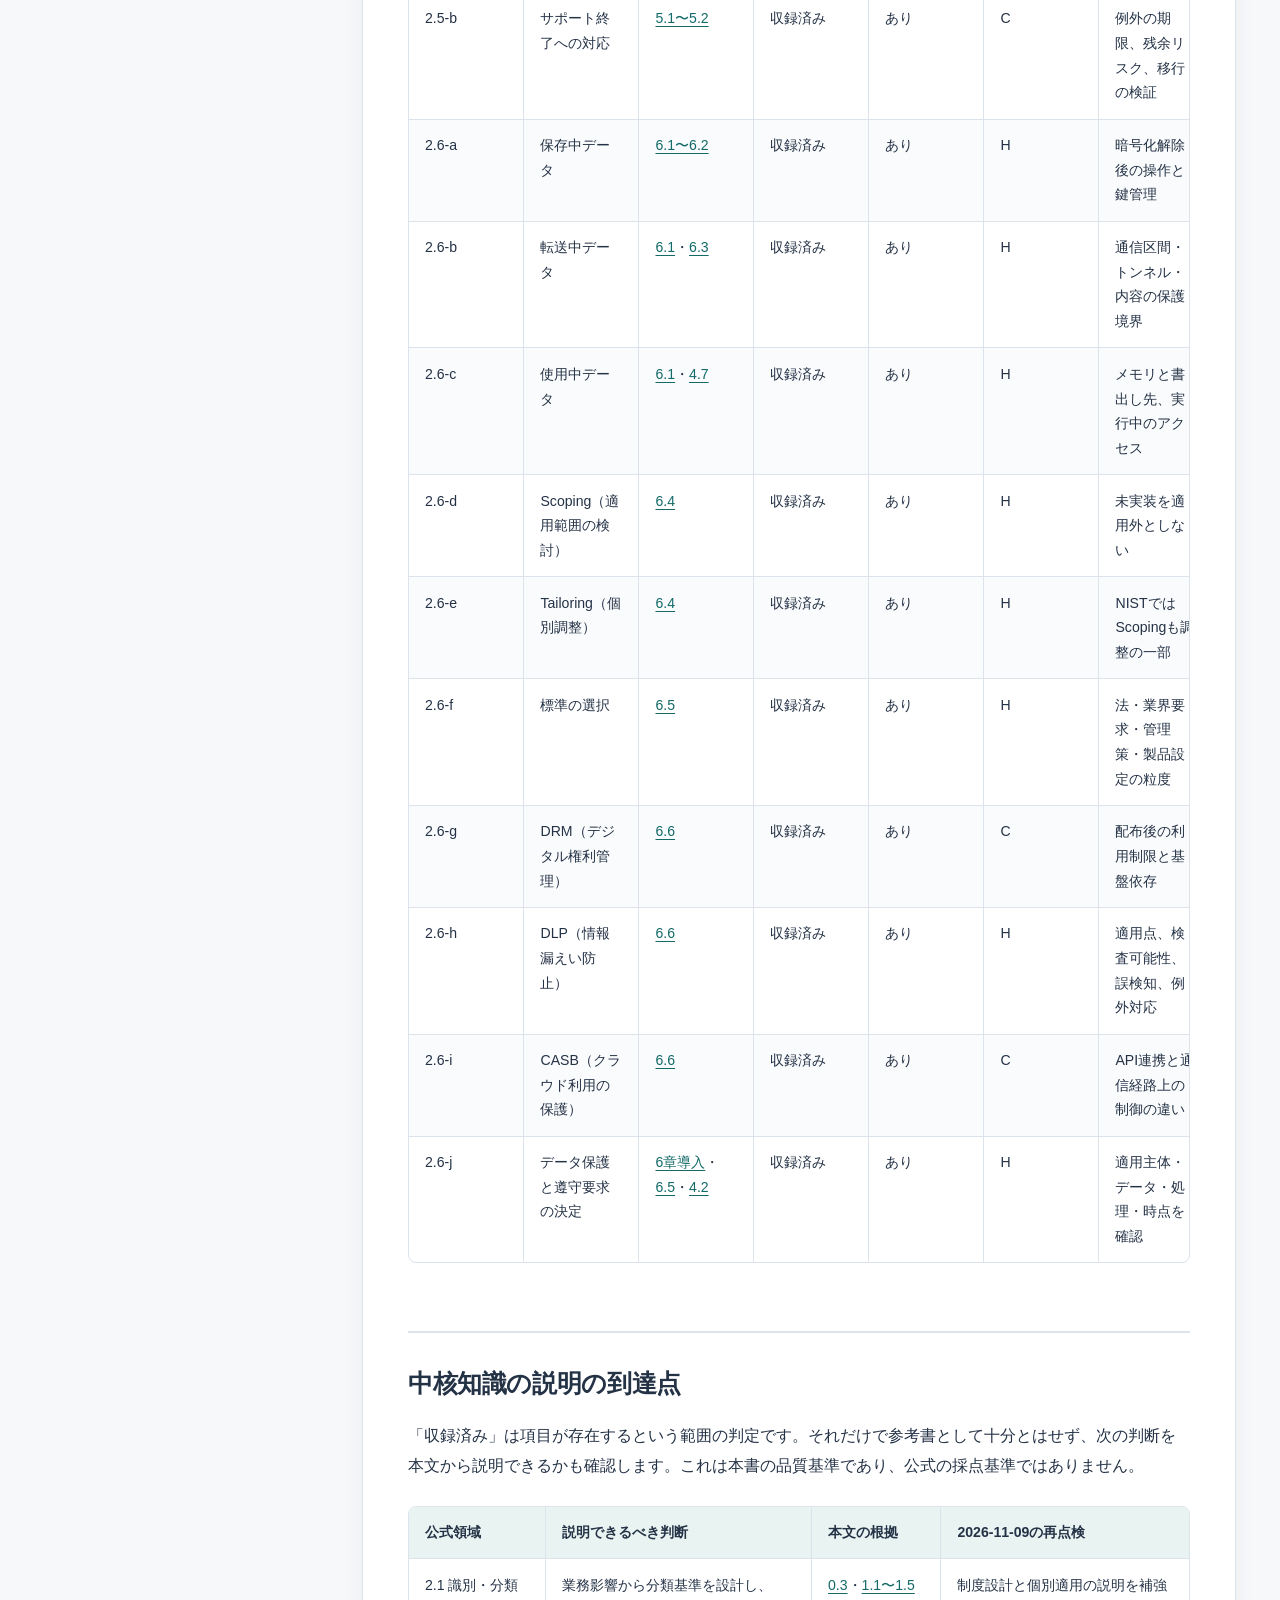
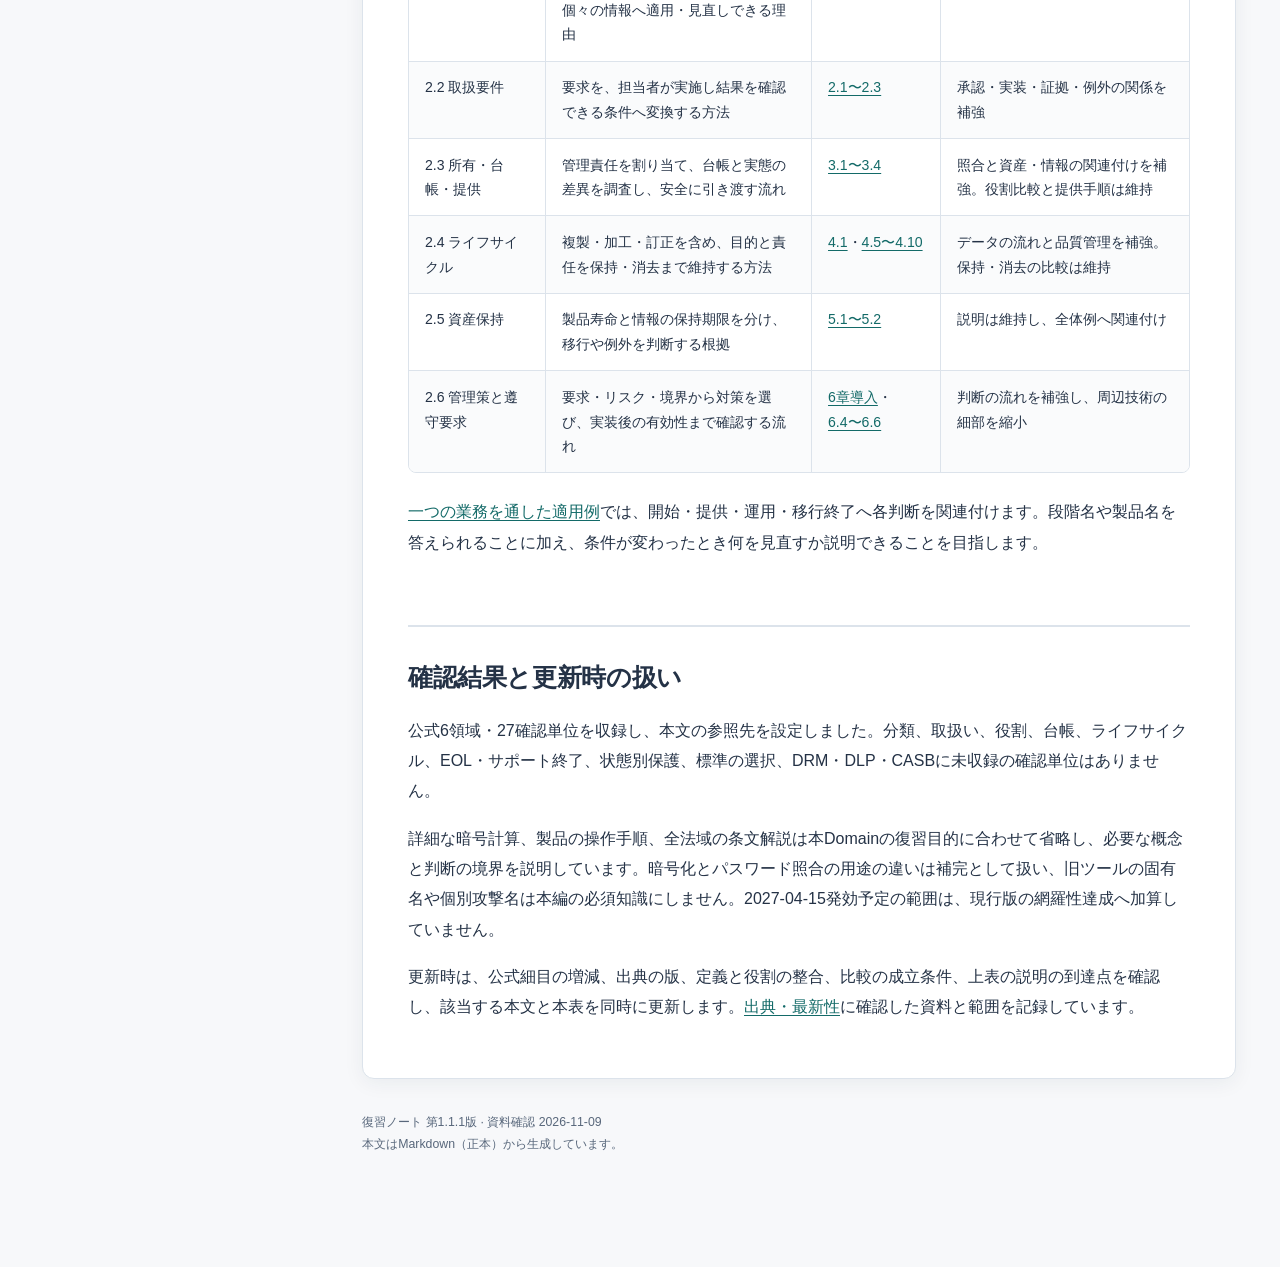
<file: coverage/domain2.html>
<!doctype html>
<html lang="ja"><head><meta charset="utf-8"><meta name="viewport" content="width=device-width, initial-scale=1"><meta name="color-scheme" content="light dark"><meta name="description" content="体系的なCISSP復習用参考書。英日併記、比較、関連知識と判断原則を整理。"><title>Domain 2 Coverage Matrix（網羅性確認表） | CISSP Study Notes</title><link rel="stylesheet" href="../assets/style.css"><script defer src="../assets/app.js"></script></head>
<body id="top"><a class="skip-link" href="#main">本文へ移動</a><header class="site-header"><a class="brand" href="../index.html"><span class="brand-mark" aria-hidden="true">C</span><span>CISSP Study Notes<small>CISSP 復習ノート</small></span></a><div class="header-right"><span class="edition">第1.1.1版 · 更新 2026-11-09</span><button type="button" class="theme-toggle" hidden aria-label="ダークモードを切り替える" aria-pressed="false">夜間表示</button></div></header><nav class="domain-nav" aria-label="Domainの移動"><a href="../domain1/index.html">D1<span>Security and Risk Management（セキュリティとリスク管理）</span></a><a href="../domain2/index.html">D2<span>Asset Security（資産のセキュリティ）</span></a><span class="unavailable" title="Security Architecture and Engineering（設計と工学）">D3<small>未作成</small></span><span class="unavailable" title="Communication and Network Security（通信とネットワーク）">D4<small>未作成</small></span><span class="unavailable" title="Identity and Access Management（識別とアクセス管理）">D5<small>未作成</small></span><span class="unavailable" title="Security Assessment and Testing（評価と試験）">D6<small>未作成</small></span><span class="unavailable" title="Security Operations（運用）">D7<small>未作成</small></span><span class="unavailable" title="Software Development Security（ソフトウェア開発）">D8<small>未作成</small></span></nav>
<div class="reading-layout"><aside class="sidebar" aria-label="学習ナビゲーション"><div class="sidebar-links"><a href="../index.html">全体の入口</a><a href="domain1.html">Domain 1 網羅性</a><a href="domain2.html" aria-current="page">Domain 2 網羅性</a><a href="../references/sources.html">Domain 1 出典・最新性</a><a href="../references/domain2-sources.html">Domain 2 出典・最新性</a><a href="../guide/index.html">使い方・更新方法</a></div><nav class="toc desktop-toc" aria-label="目次"><p class="eyebrow">CONTENTS（目次）</p><ul><li class="toc-level-2"><a href="#d2-coverage-method" data-chapter="d2-coverage-method">範囲と判定方法</a></li><li class="toc-level-2"><a href="#d2-coverage-matrix" data-chapter="d2-coverage-matrix">公式範囲と本文の対応</a></li><li class="toc-level-2"><a href="#d2-coverage-depth" data-chapter="d2-coverage-depth">中核知識の説明の到達点</a></li><li class="toc-level-2"><a href="#d2-coverage-results" data-chapter="d2-coverage-results">確認結果と更新時の扱い</a></li></ul></nav></aside>
<main id="main" tabindex="-1"><div class="page-tools"><details class="mobile-toc"><summary>このページの目次を開く</summary><nav class="toc" aria-label="モバイル目次"><ul><li class="toc-level-2"><a href="#d2-coverage-method" data-chapter="d2-coverage-method">範囲と判定方法</a></li><li class="toc-level-2"><a href="#d2-coverage-matrix" data-chapter="d2-coverage-matrix">公式範囲と本文の対応</a></li><li class="toc-level-2"><a href="#d2-coverage-depth" data-chapter="d2-coverage-depth">中核知識の説明の到達点</a></li><li class="toc-level-2"><a href="#d2-coverage-results" data-chapter="d2-coverage-results">確認結果と更新時の扱い</a></li></ul></nav></details><div class="search-box" hidden><label for="page-search">本文検索</label><div class="search-row"><input id="page-search" type="search" placeholder="例：リスク / データ保持" autocomplete="off" aria-controls="search-results"><button id="search-clear" type="button">消去</button></div><p id="search-status" role="status" aria-live="polite"></p><ol id="search-results" hidden></ol></div></div><article class="article"><h1>Domain 2 Coverage Matrix（網羅性確認表）</h1>
<p>確認日：2026-11-09 ／ 対応範囲：2024-04-15発効版。</p>
<h2 id="d2-coverage-method" tabindex="-1">範囲と判定方法</h2>
<p>ISC2の<a href="https://www.isc2.org/certifications/cissp/cissp-certification-exam-outline">現行試験範囲</a>の2.1〜2.6を、本書独自の27確認単位へ分けています。末尾の英字は確認用の記号で、公式の細目番号ではありません。状態はすべて「収録済み」です。例示される技術や役割も確認に含めています。</p>
<p>H＝High Priority（重点）、C＝Core（中核）。「補完あり」は、定義に加えて比較・適用条件・関連概念を説明していることを示します。公開版は範囲と本文の対応を扱い、個人の学習記録や原資料との対応は非公開のDrive資料で管理します。</p>
<h2 id="d2-coverage-matrix" tabindex="-1">公式範囲と本文の対応</h2>
<div class="table-scroll" role="region" tabindex="0" aria-label="比較表 1。幅が足りない場合は横にスクロールできます"><table>
<thead>
<tr>
<th>確認ID</th>
<th>公式範囲上の論点（要約）</th>
<th>収録先</th>
<th>状態</th>
<th>補完</th>
<th>重要度</th>
<th>要注意点</th>
</tr>
</thead>
<tbody><tr>
<td>2.1-a</td>
<td>データの識別・分類</td>
<td><a href="../domain2/index.html#d2-01-identify">1.1〜1.5</a></td>
<td>収録済み</td>
<td>あり</td>
<td>H</td>
<td>機密性だけでなく完全性・可用性、分類制度の違い</td>
</tr>
<tr>
<td>2.1-b</td>
<td>資産の識別・分類</td>
<td><a href="../domain2/index.html#d2-01-identify">1.1</a>・<a href="../domain2/index.html#d2-03-inventory">3.3</a></td>
<td>収録済み</td>
<td>あり</td>
<td>C</td>
<td>装置価格と情報価値、資産と情報の関係</td>
</tr>
<tr>
<td>2.2-a</td>
<td>情報・資産の取扱要件</td>
<td><a href="../domain2/index.html#d2-02-handling">2.1〜2.3</a></td>
<td>収録済み</td>
<td>あり</td>
<td>H</td>
<td>ラベルと保護の実装、輸送・外部共有</td>
</tr>
<tr>
<td>2.3-a</td>
<td>情報と資産の所有</td>
<td><a href="../domain2/index.html#d2-03-roles">3.1</a></td>
<td>収録済み</td>
<td>あり</td>
<td>H</td>
<td>事業・情報・システムの責任を対象別に判断</td>
</tr>
<tr>
<td>2.3-b</td>
<td>有形資産の台帳</td>
<td><a href="../domain2/index.html#d2-03-inventory">3.3</a></td>
<td>収録済み</td>
<td>あり</td>
<td>C</td>
<td>発見と承認、台帳と実態の照合</td>
</tr>
<tr>
<td>2.3-c</td>
<td>無形資産の台帳</td>
<td><a href="../domain2/index.html#d2-03-inventory">3.3</a></td>
<td>収録済み</td>
<td>あり</td>
<td>C</td>
<td>データ・利用権・クラウド資源も含める</td>
</tr>
<tr>
<td>2.3-d</td>
<td>資産管理</td>
<td><a href="../domain2/index.html#d2-03-inventory">3.3</a>・<a href="../domain2/index.html#d2-05-retirement">5.2</a></td>
<td>収録済み</td>
<td>あり</td>
<td>C</td>
<td>台帳作成で終わらず変更・廃止まで管理</td>
</tr>
<tr>
<td>2.3-e</td>
<td>安全な提供・初期設定</td>
<td><a href="../domain2/index.html#d2-03-provisioning">3.4</a></td>
<td>収録済み</td>
<td>あり</td>
<td>C</td>
<td>導入前の要求・消去条件、利用前の検証</td>
</tr>
<tr>
<td>2.4-a</td>
<td>データの各役割</td>
<td><a href="../domain2/index.html#d2-03-roles">3.1〜3.2</a>・<a href="../domain2/index.html#d2-04-lifecycle">4.1</a></td>
<td>収録済み</td>
<td>あり</td>
<td>H</td>
<td>Owner・Controller・Custodian・Processor・User・Subjectを区別</td>
</tr>
<tr>
<td>2.4-b</td>
<td>データ収集</td>
<td><a href="../domain2/index.html#d2-04-collection">4.2〜4.3</a></td>
<td>収録済み</td>
<td>あり</td>
<td>C</td>
<td>目的、最小化、権利、識別可能性</td>
</tr>
<tr>
<td>2.4-c</td>
<td>データの所在</td>
<td><a href="../domain2/index.html#d2-04-location">4.4</a></td>
<td>収録済み</td>
<td>あり</td>
<td>C</td>
<td>複製・遠隔アクセス・越境移転</td>
</tr>
<tr>
<td>2.4-d</td>
<td>データ保守</td>
<td><a href="../domain2/index.html#d2-04-maintenance">4.5</a></td>
<td>収録済み</td>
<td>あり</td>
<td>C</td>
<td>正式な参照元、品質と完全性、訂正・可読性</td>
</tr>
<tr>
<td>2.4-e</td>
<td>データ保持</td>
<td><a href="../domain2/index.html#d2-04-retention">4.6</a></td>
<td>収録済み</td>
<td>あり</td>
<td>H</td>
<td>バックアップ・長期保管・法的保全の違い</td>
</tr>
<tr>
<td>2.4-f</td>
<td>データ残留</td>
<td><a href="../domain2/index.html#d2-04-remanence">4.7</a></td>
<td>収録済み</td>
<td>あり</td>
<td>H</td>
<td>到達不能領域・複製・通常削除の限界</td>
</tr>
<tr>
<td>2.4-g</td>
<td>データの廃棄</td>
<td><a href="../domain2/index.html#d2-04-sanitization">4.8〜4.10</a></td>
<td>収録済み</td>
<td>あり</td>
<td>H</td>
<td>方法・媒体・保証水準・実施確認と妥当性判断</td>
</tr>
<tr>
<td>2.5-a</td>
<td>EOL等を踏まえた資産の保持</td>
<td><a href="../domain2/index.html#d2-05-eol">5.1〜5.2</a></td>
<td>収録済み</td>
<td>あり</td>
<td>C</td>
<td>データ保持期限と製品寿命を混同しない</td>
</tr>
<tr>
<td>2.5-b</td>
<td>サポート終了への対応</td>
<td><a href="../domain2/index.html#d2-05-eol">5.1〜5.2</a></td>
<td>収録済み</td>
<td>あり</td>
<td>C</td>
<td>例外の期限、残余リスク、移行の検証</td>
</tr>
<tr>
<td>2.6-a</td>
<td>保存中データ</td>
<td><a href="../domain2/index.html#d2-06-states">6.1〜6.2</a></td>
<td>収録済み</td>
<td>あり</td>
<td>H</td>
<td>暗号化解除後の操作と鍵管理</td>
</tr>
<tr>
<td>2.6-b</td>
<td>転送中データ</td>
<td><a href="../domain2/index.html#d2-06-states">6.1</a>・<a href="../domain2/index.html#d2-06-transit">6.3</a></td>
<td>収録済み</td>
<td>あり</td>
<td>H</td>
<td>通信区間・トンネル・内容の保護境界</td>
</tr>
<tr>
<td>2.6-c</td>
<td>使用中データ</td>
<td><a href="../domain2/index.html#d2-06-states">6.1</a>・<a href="../domain2/index.html#d2-04-remanence">4.7</a></td>
<td>収録済み</td>
<td>あり</td>
<td>H</td>
<td>メモリと書出し先、実行中のアクセス</td>
</tr>
<tr>
<td>2.6-d</td>
<td>Scoping（適用範囲の検討）</td>
<td><a href="../domain2/index.html#d2-06-baselines">6.4</a></td>
<td>収録済み</td>
<td>あり</td>
<td>H</td>
<td>未実装を適用外としない</td>
</tr>
<tr>
<td>2.6-e</td>
<td>Tailoring（個別調整）</td>
<td><a href="../domain2/index.html#d2-06-baselines">6.4</a></td>
<td>収録済み</td>
<td>あり</td>
<td>H</td>
<td>NISTではScopingも調整の一部</td>
</tr>
<tr>
<td>2.6-f</td>
<td>標準の選択</td>
<td><a href="../domain2/index.html#d2-06-standards">6.5</a></td>
<td>収録済み</td>
<td>あり</td>
<td>H</td>
<td>法・業界要求・管理策・製品設定の粒度</td>
</tr>
<tr>
<td>2.6-g</td>
<td>DRM（デジタル権利管理）</td>
<td><a href="../domain2/index.html#d2-06-protection">6.6</a></td>
<td>収録済み</td>
<td>あり</td>
<td>C</td>
<td>配布後の利用制限と基盤依存</td>
</tr>
<tr>
<td>2.6-h</td>
<td>DLP（情報漏えい防止）</td>
<td><a href="../domain2/index.html#d2-06-protection">6.6</a></td>
<td>収録済み</td>
<td>あり</td>
<td>H</td>
<td>適用点、検査可能性、誤検知、例外対応</td>
</tr>
<tr>
<td>2.6-i</td>
<td>CASB（クラウド利用の保護）</td>
<td><a href="../domain2/index.html#d2-06-protection">6.6</a></td>
<td>収録済み</td>
<td>あり</td>
<td>C</td>
<td>API連携と通信経路上の制御の違い</td>
</tr>
<tr>
<td>2.6-j</td>
<td>データ保護と遵守要求の決定</td>
<td><a href="../domain2/index.html#d2-06">6章導入</a>・<a href="../domain2/index.html#d2-06-standards">6.5</a>・<a href="../domain2/index.html#d2-04-collection">4.2</a></td>
<td>収録済み</td>
<td>あり</td>
<td>H</td>
<td>適用主体・データ・処理・時点を確認</td>
</tr>
</tbody></table></div>
<h2 id="d2-coverage-depth" tabindex="-1">中核知識の説明の到達点</h2>
<p>「収録済み」は項目が存在するという範囲の判定です。それだけで参考書として十分とはせず、次の判断を本文から説明できるかも確認します。これは本書の品質基準であり、公式の採点基準ではありません。</p>
<div class="table-scroll" role="region" tabindex="0" aria-label="比較表 2。幅が足りない場合は横にスクロールできます"><table>
<thead>
<tr>
<th>公式領域</th>
<th>説明できるべき判断</th>
<th>本文の根拠</th>
<th>2026-11-09の再点検</th>
</tr>
</thead>
<tbody><tr>
<td>2.1 識別・分類</td>
<td>業務影響から分類基準を設計し、個々の情報へ適用・見直しできる理由</td>
<td><a href="../domain2/index.html#d2-00-relationships">0.3</a>・<a href="../domain2/index.html#d2-01">1.1〜1.5</a></td>
<td>制度設計と個別適用の説明を補強</td>
</tr>
<tr>
<td>2.2 取扱要件</td>
<td>要求を、担当者が実施し結果を確認できる条件へ変換する方法</td>
<td><a href="../domain2/index.html#d2-02">2.1〜2.3</a></td>
<td>承認・実装・証拠・例外の関係を補強</td>
</tr>
<tr>
<td>2.3 所有・台帳・提供</td>
<td>管理責任を割り当て、台帳と実態の差異を調査し、安全に引き渡す流れ</td>
<td><a href="../domain2/index.html#d2-03">3.1〜3.4</a></td>
<td>照合と資産・情報の関連付けを補強。役割比較と提供手順は維持</td>
</tr>
<tr>
<td>2.4 ライフサイクル</td>
<td>複製・加工・訂正を含め、目的と責任を保持・消去まで維持する方法</td>
<td><a href="../domain2/index.html#d2-04-lifecycle">4.1</a>・<a href="../domain2/index.html#d2-04-maintenance">4.5〜4.10</a></td>
<td>データの流れと品質管理を補強。保持・消去の比較は維持</td>
</tr>
<tr>
<td>2.5 資産保持</td>
<td>製品寿命と情報の保持期限を分け、移行や例外を判断する根拠</td>
<td><a href="../domain2/index.html#d2-05">5.1〜5.2</a></td>
<td>説明は維持し、全体例へ関連付け</td>
</tr>
<tr>
<td>2.6 管理策と遵守要求</td>
<td>要求・リスク・境界から対策を選び、実装後の有効性まで確認する流れ</td>
<td><a href="../domain2/index.html#d2-06">6章導入</a>・<a href="../domain2/index.html#d2-06-baselines">6.4〜6.6</a></td>
<td>判断の流れを補強し、周辺技術の細部を縮小</td>
</tr>
</tbody></table></div>
<p><a href="../domain2/index.html#d2-06-application">一つの業務を通した適用例</a>では、開始・提供・運用・移行終了へ各判断を関連付けます。段階名や製品名を答えられることに加え、条件が変わったとき何を見直すか説明できることを目指します。</p>
<h2 id="d2-coverage-results" tabindex="-1">確認結果と更新時の扱い</h2>
<p>公式6領域・27確認単位を収録し、本文の参照先を設定しました。分類、取扱い、役割、台帳、ライフサイクル、EOL・サポート終了、状態別保護、標準の選択、DRM・DLP・CASBに未収録の確認単位はありません。</p>
<p>詳細な暗号計算、製品の操作手順、全法域の条文解説は本Domainの復習目的に合わせて省略し、必要な概念と判断の境界を説明しています。暗号化とパスワード照合の用途の違いは補完として扱い、旧ツールの固有名や個別攻撃名は本編の必須知識にしません。2027-04-15発効予定の範囲は、現行版の網羅性達成へ加算していません。</p>
<p>更新時は、公式細目の増減、出典の版、定義と役割の整合、比較の成立条件、上表の説明の到達点を確認し、該当する本文と本表を同時に更新します。<a href="../references/domain2-sources.html">出典・最新性</a>に確認した資料と範囲を記録しています。</p>
</article><footer class="page-footer">復習ノート 第1.1.1版 · 資料確認 2026-11-09<br>本文はMarkdown（正本）から生成しています。</footer></main></div><a class="back-top" href="#top" aria-label="ページの先頭へ戻る">↑ 先頭</a></body></html>
</file>
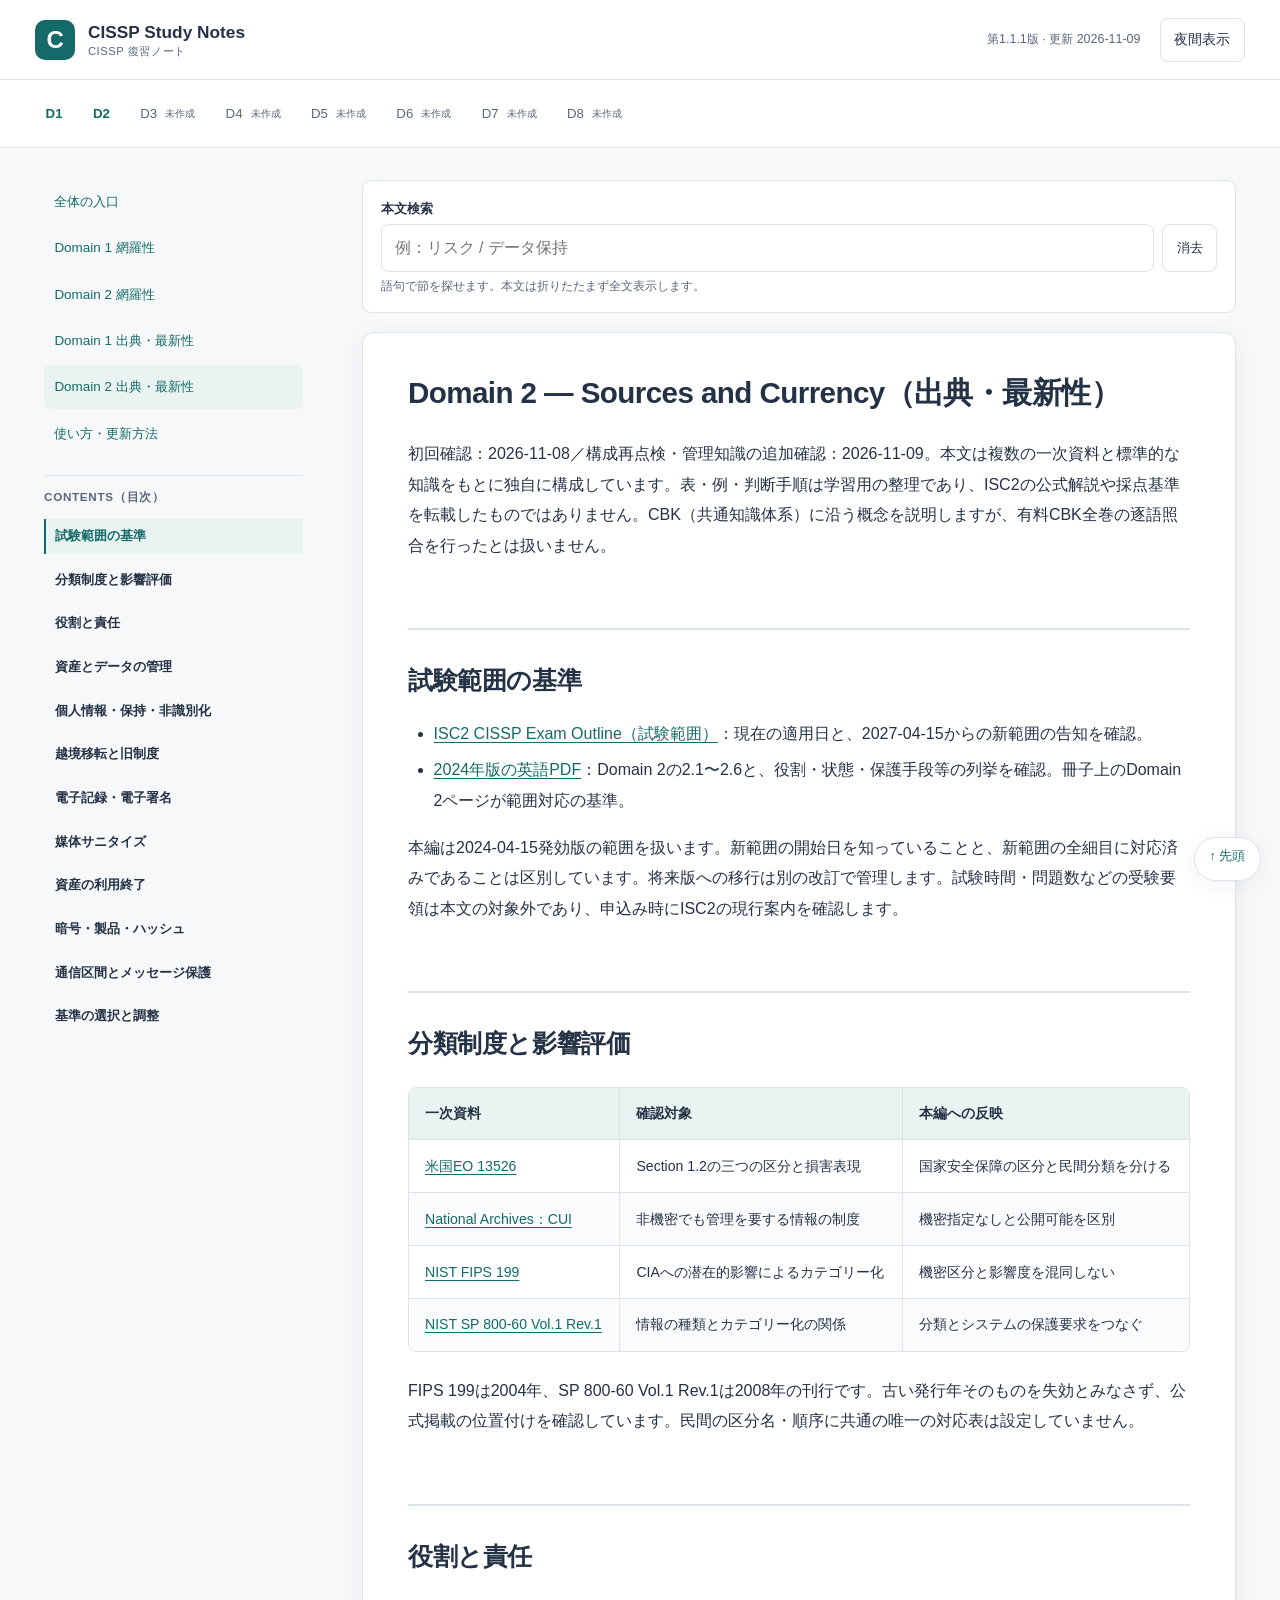
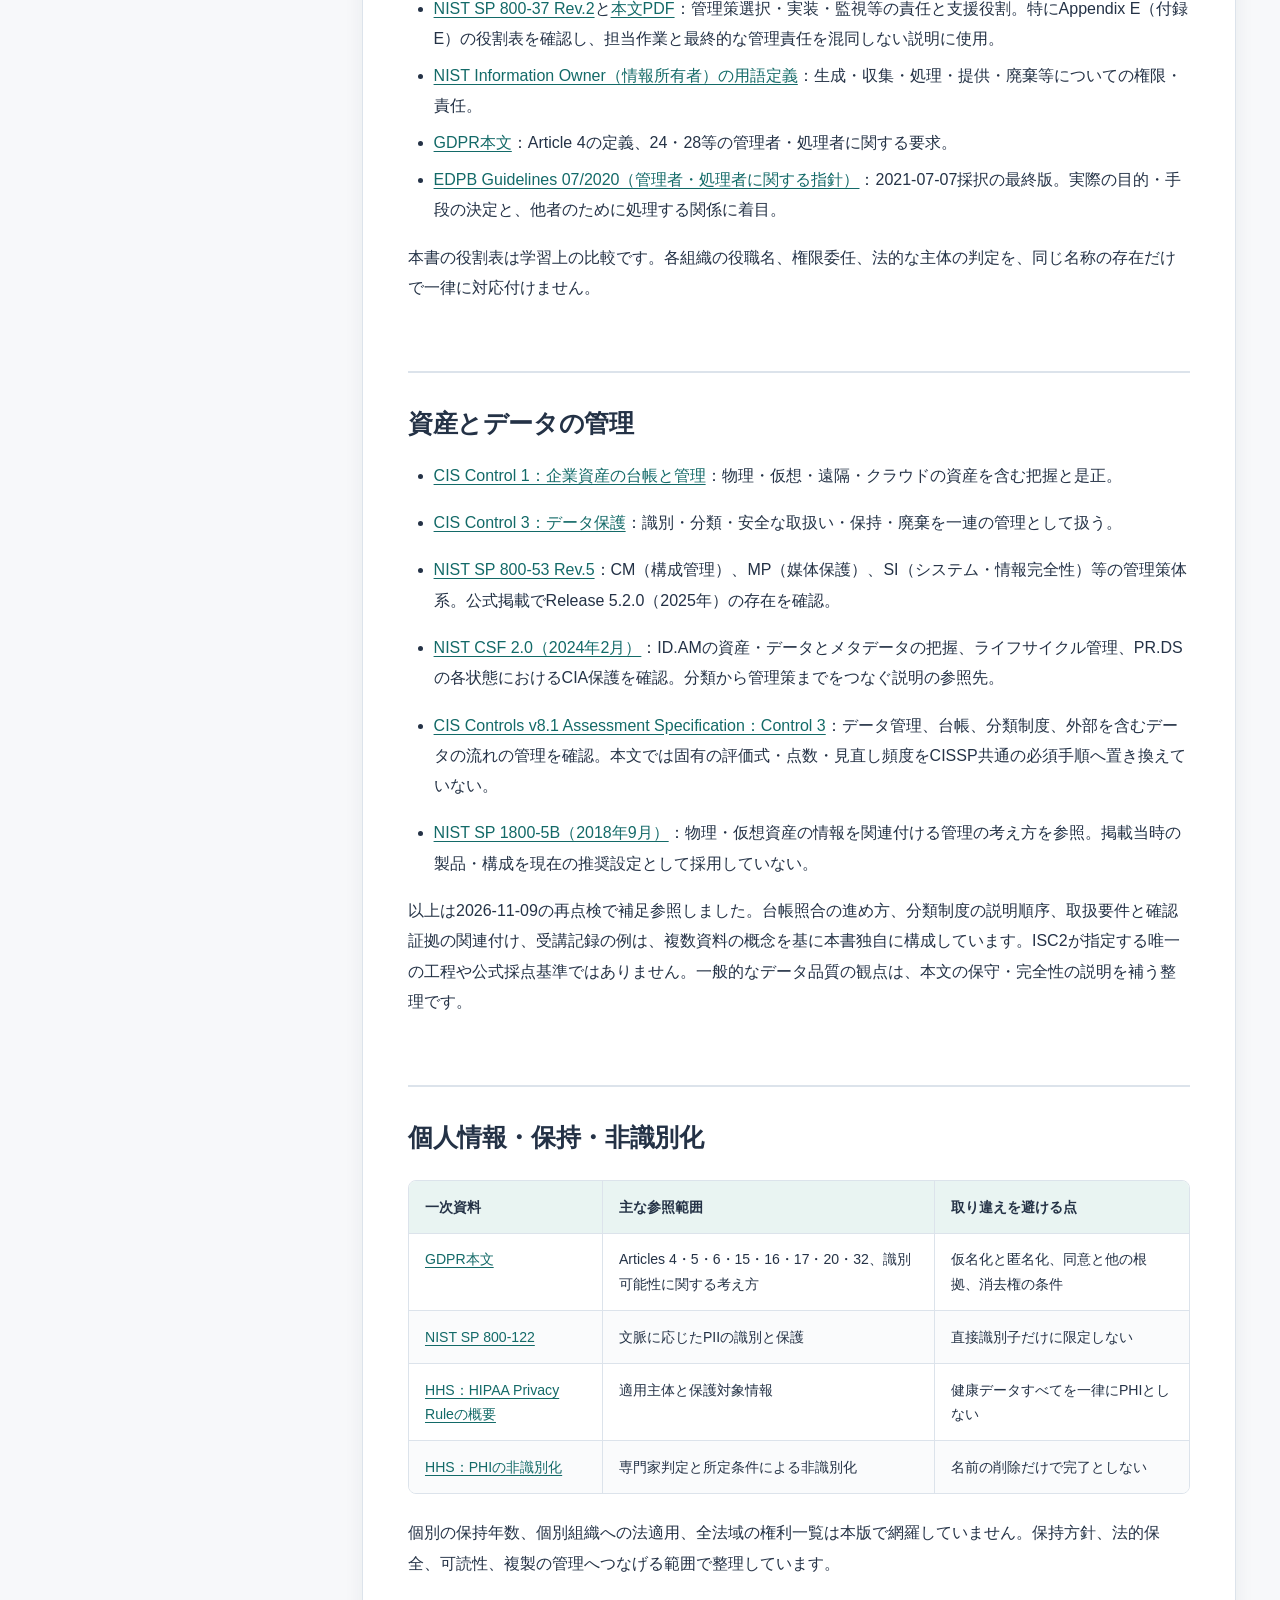
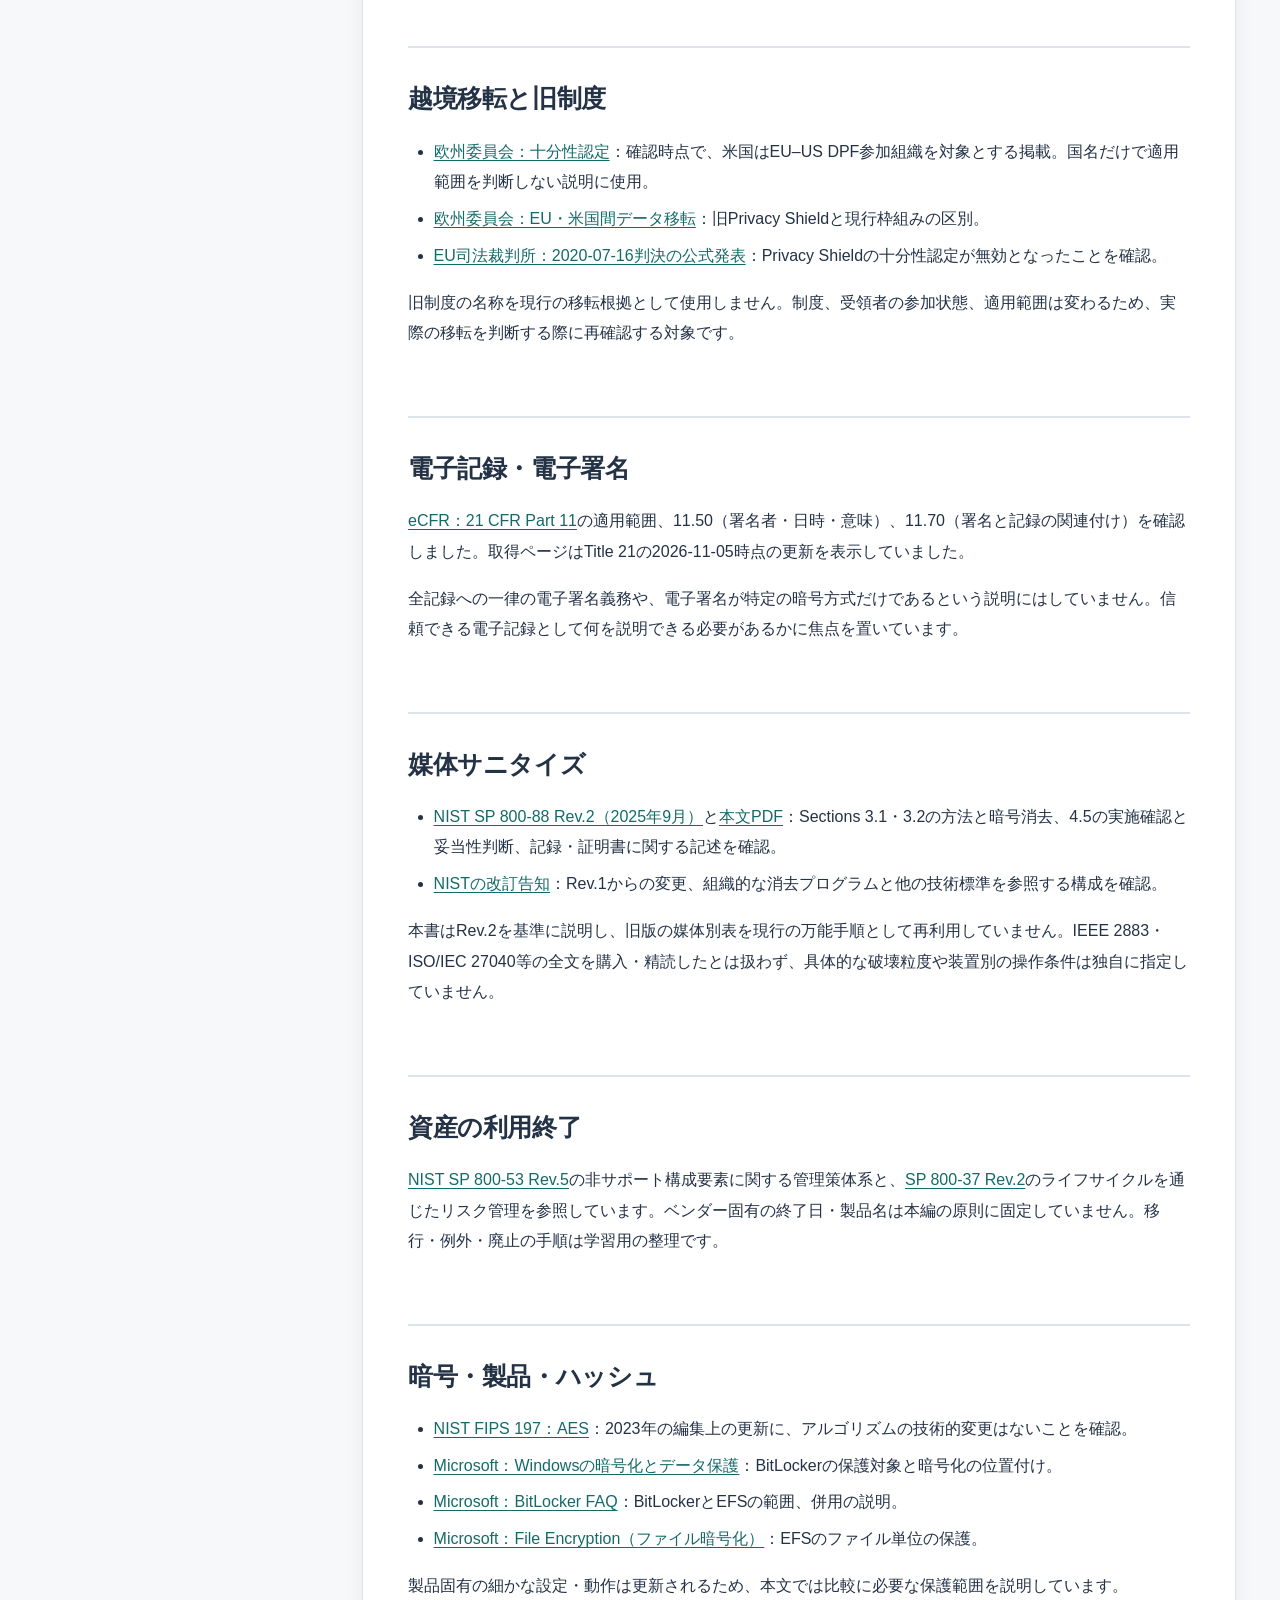
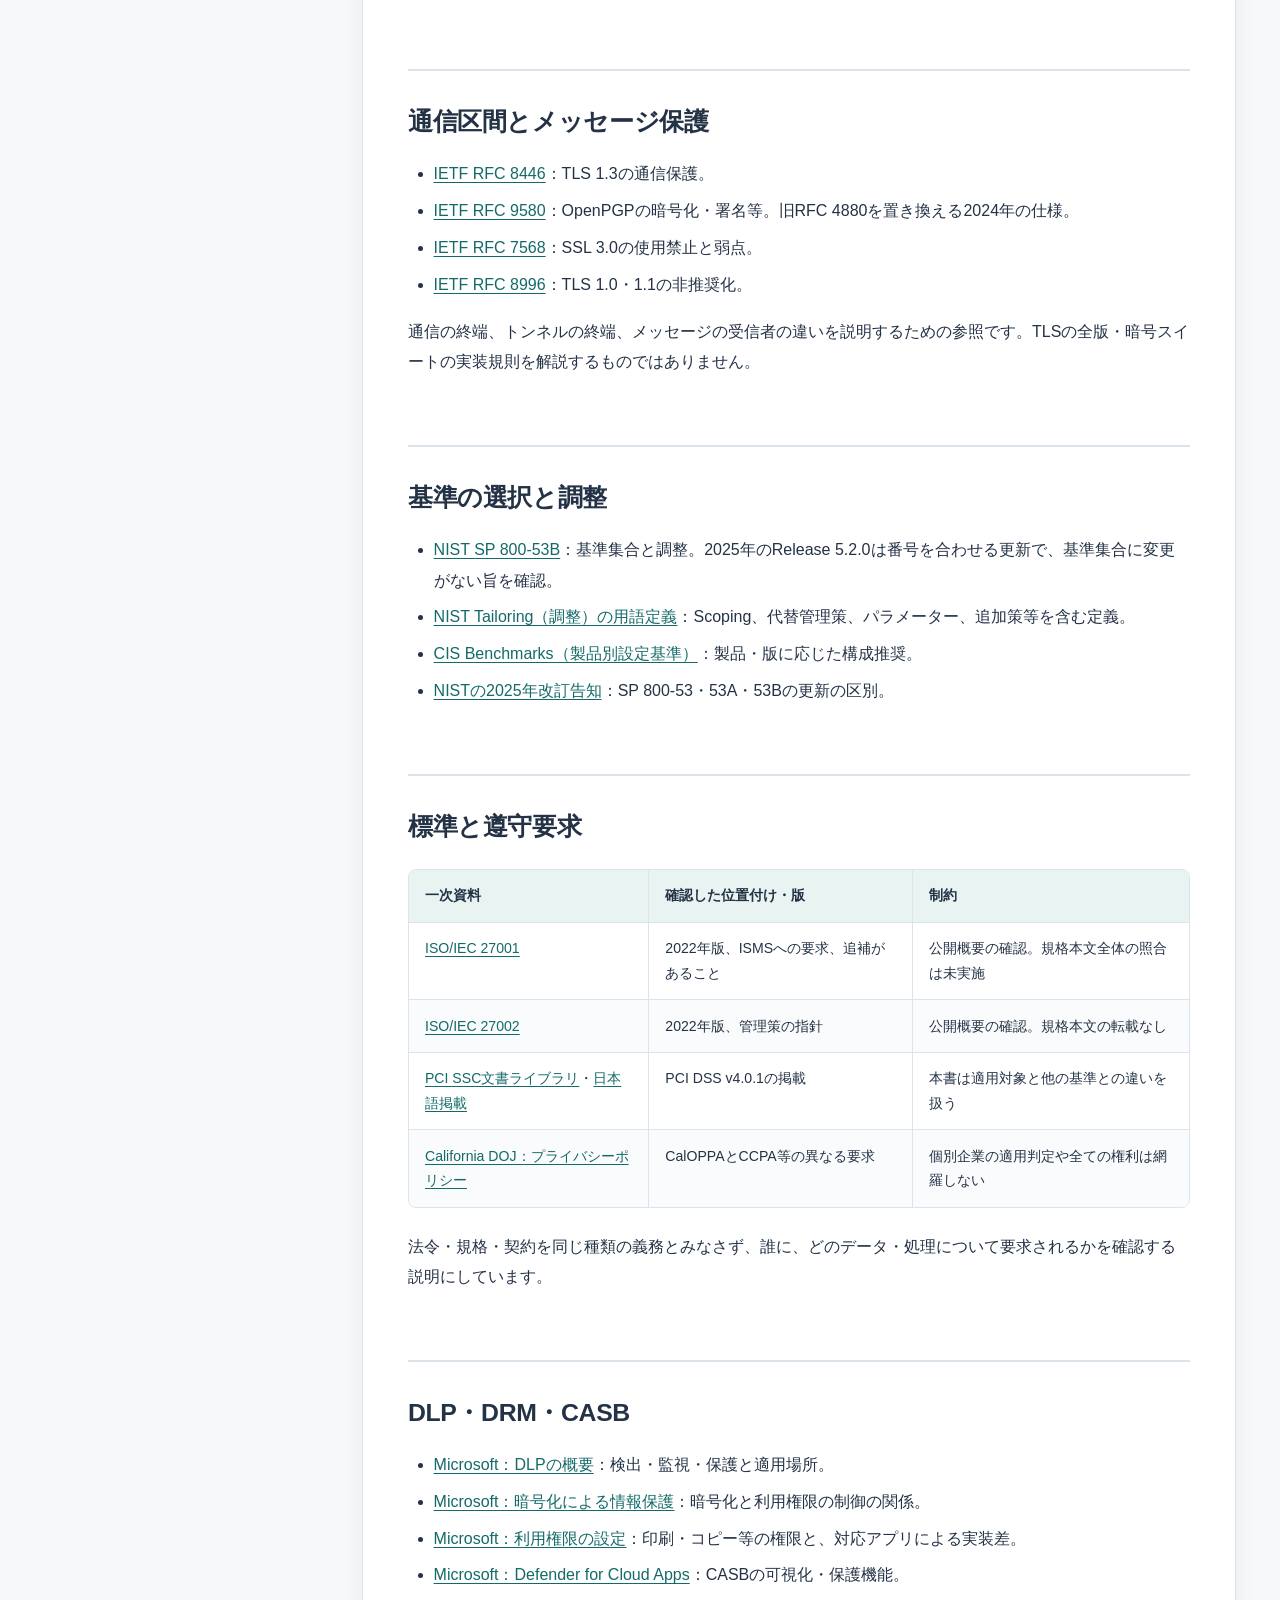
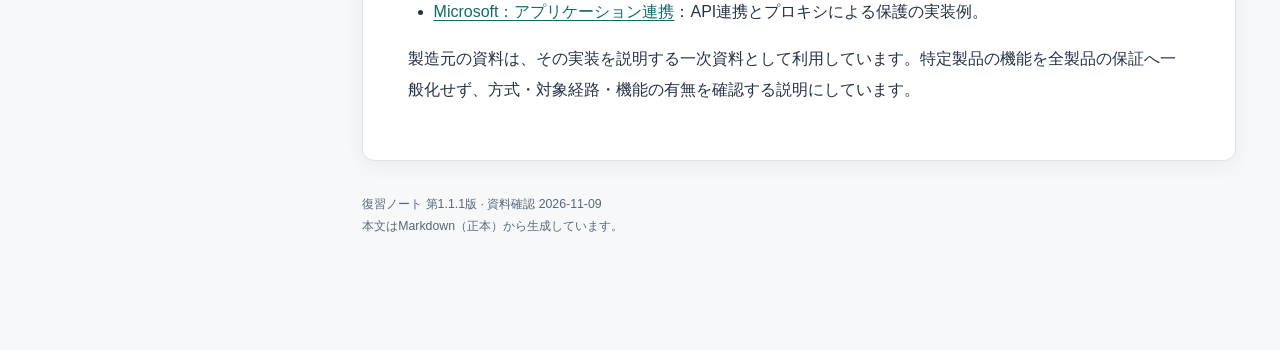
<file: references/domain2-sources.html>
<!doctype html>
<html lang="ja"><head><meta charset="utf-8"><meta name="viewport" content="width=device-width, initial-scale=1"><meta name="color-scheme" content="light dark"><meta name="description" content="体系的なCISSP復習用参考書。英日併記、比較、関連知識と判断原則を整理。"><title>Domain 2 — Sources and Currency（出典・最新性） | CISSP Study Notes</title><link rel="stylesheet" href="../assets/style.css"><script defer src="../assets/app.js"></script></head>
<body id="top"><a class="skip-link" href="#main">本文へ移動</a><header class="site-header"><a class="brand" href="../index.html"><span class="brand-mark" aria-hidden="true">C</span><span>CISSP Study Notes<small>CISSP 復習ノート</small></span></a><div class="header-right"><span class="edition">第1.1.1版 · 更新 2026-11-09</span><button type="button" class="theme-toggle" hidden aria-label="ダークモードを切り替える" aria-pressed="false">夜間表示</button></div></header><nav class="domain-nav" aria-label="Domainの移動"><a href="../domain1/index.html">D1<span>Security and Risk Management（セキュリティとリスク管理）</span></a><a href="../domain2/index.html">D2<span>Asset Security（資産のセキュリティ）</span></a><span class="unavailable" title="Security Architecture and Engineering（設計と工学）">D3<small>未作成</small></span><span class="unavailable" title="Communication and Network Security（通信とネットワーク）">D4<small>未作成</small></span><span class="unavailable" title="Identity and Access Management（識別とアクセス管理）">D5<small>未作成</small></span><span class="unavailable" title="Security Assessment and Testing（評価と試験）">D6<small>未作成</small></span><span class="unavailable" title="Security Operations（運用）">D7<small>未作成</small></span><span class="unavailable" title="Software Development Security（ソフトウェア開発）">D8<small>未作成</small></span></nav>
<div class="reading-layout"><aside class="sidebar" aria-label="学習ナビゲーション"><div class="sidebar-links"><a href="../index.html">全体の入口</a><a href="../coverage/domain1.html">Domain 1 網羅性</a><a href="../coverage/domain2.html">Domain 2 網羅性</a><a href="sources.html">Domain 1 出典・最新性</a><a href="domain2-sources.html" aria-current="page">Domain 2 出典・最新性</a><a href="../guide/index.html">使い方・更新方法</a></div><nav class="toc desktop-toc" aria-label="目次"><p class="eyebrow">CONTENTS（目次）</p><ul><li class="toc-level-2"><a href="#d2-s-outline" data-chapter="d2-s-outline">試験範囲の基準</a></li><li class="toc-level-2"><a href="#d2-s-classification" data-chapter="d2-s-classification">分類制度と影響評価</a></li><li class="toc-level-2"><a href="#d2-s-roles" data-chapter="d2-s-roles">役割と責任</a></li><li class="toc-level-2"><a href="#d2-s-assets" data-chapter="d2-s-assets">資産とデータの管理</a></li><li class="toc-level-2"><a href="#d2-s-privacy" data-chapter="d2-s-privacy">個人情報・保持・非識別化</a></li><li class="toc-level-2"><a href="#d2-s-transfer" data-chapter="d2-s-transfer">越境移転と旧制度</a></li><li class="toc-level-2"><a href="#d2-s-records" data-chapter="d2-s-records">電子記録・電子署名</a></li><li class="toc-level-2"><a href="#d2-s-sanitization" data-chapter="d2-s-sanitization">媒体サニタイズ</a></li><li class="toc-level-2"><a href="#d2-s-lifecycle" data-chapter="d2-s-lifecycle">資産の利用終了</a></li><li class="toc-level-2"><a href="#d2-s-encryption" data-chapter="d2-s-encryption">暗号・製品・ハッシュ</a></li><li class="toc-level-2"><a href="#d2-s-transit" data-chapter="d2-s-transit">通信区間とメッセージ保護</a></li><li class="toc-level-2"><a href="#d2-s-baselines" data-chapter="d2-s-baselines">基準の選択と調整</a></li><li class="toc-level-2"><a href="#d2-s-standards" data-chapter="d2-s-standards">標準と遵守要求</a></li><li class="toc-level-2"><a href="#d2-s-protection" data-chapter="d2-s-protection">DLP・DRM・CASB</a></li></ul></nav></aside>
<main id="main" tabindex="-1"><div class="page-tools"><details class="mobile-toc"><summary>このページの目次を開く</summary><nav class="toc" aria-label="モバイル目次"><ul><li class="toc-level-2"><a href="#d2-s-outline" data-chapter="d2-s-outline">試験範囲の基準</a></li><li class="toc-level-2"><a href="#d2-s-classification" data-chapter="d2-s-classification">分類制度と影響評価</a></li><li class="toc-level-2"><a href="#d2-s-roles" data-chapter="d2-s-roles">役割と責任</a></li><li class="toc-level-2"><a href="#d2-s-assets" data-chapter="d2-s-assets">資産とデータの管理</a></li><li class="toc-level-2"><a href="#d2-s-privacy" data-chapter="d2-s-privacy">個人情報・保持・非識別化</a></li><li class="toc-level-2"><a href="#d2-s-transfer" data-chapter="d2-s-transfer">越境移転と旧制度</a></li><li class="toc-level-2"><a href="#d2-s-records" data-chapter="d2-s-records">電子記録・電子署名</a></li><li class="toc-level-2"><a href="#d2-s-sanitization" data-chapter="d2-s-sanitization">媒体サニタイズ</a></li><li class="toc-level-2"><a href="#d2-s-lifecycle" data-chapter="d2-s-lifecycle">資産の利用終了</a></li><li class="toc-level-2"><a href="#d2-s-encryption" data-chapter="d2-s-encryption">暗号・製品・ハッシュ</a></li><li class="toc-level-2"><a href="#d2-s-transit" data-chapter="d2-s-transit">通信区間とメッセージ保護</a></li><li class="toc-level-2"><a href="#d2-s-baselines" data-chapter="d2-s-baselines">基準の選択と調整</a></li><li class="toc-level-2"><a href="#d2-s-standards" data-chapter="d2-s-standards">標準と遵守要求</a></li><li class="toc-level-2"><a href="#d2-s-protection" data-chapter="d2-s-protection">DLP・DRM・CASB</a></li></ul></nav></details><div class="search-box" hidden><label for="page-search">本文検索</label><div class="search-row"><input id="page-search" type="search" placeholder="例：リスク / データ保持" autocomplete="off" aria-controls="search-results"><button id="search-clear" type="button">消去</button></div><p id="search-status" role="status" aria-live="polite"></p><ol id="search-results" hidden></ol></div></div><article class="article"><h1>Domain 2 — Sources and Currency（出典・最新性）</h1>
<p>初回確認：2026-11-08／構成再点検・管理知識の追加確認：2026-11-09。本文は複数の一次資料と標準的な知識をもとに独自に構成しています。表・例・判断手順は学習用の整理であり、ISC2の公式解説や採点基準を転載したものではありません。CBK（共通知識体系）に沿う概念を説明しますが、有料CBK全巻の逐語照合を行ったとは扱いません。</p>
<h2 id="d2-s-outline" tabindex="-1">試験範囲の基準</h2>
<ul>
<li><a href="https://www.isc2.org/certifications/cissp/cissp-certification-exam-outline">ISC2 CISSP Exam Outline（試験範囲）</a>：現在の適用日と、2027-04-15からの新範囲の告知を確認。</li>
<li><a href="https://assets.ctfassets.net/82ripq7fjls2/2D57uYE9A4MhPVAV3SBJLk/8389a0d0386c5c2814b52df9ab1603a8/CISSP-Exam-Outline-April-2024-English.pdf">2024年版の英語PDF</a>：Domain 2の2.1〜2.6と、役割・状態・保護手段等の列挙を確認。冊子上のDomain 2ページが範囲対応の基準。</li>
</ul>
<p>本編は2024-04-15発効版の範囲を扱います。新範囲の開始日を知っていることと、新範囲の全細目に対応済みであることは区別しています。将来版への移行は別の改訂で管理します。試験時間・問題数などの受験要領は本文の対象外であり、申込み時にISC2の現行案内を確認します。</p>
<h2 id="d2-s-classification" tabindex="-1">分類制度と影響評価</h2>
<div class="table-scroll" role="region" tabindex="0" aria-label="比較表 1。幅が足りない場合は横にスクロールできます"><table>
<thead>
<tr>
<th>一次資料</th>
<th>確認対象</th>
<th>本編への反映</th>
</tr>
</thead>
<tbody><tr>
<td><a href="https://www.archives.gov/isoo/policy-documents/cnsi-eo.html">米国EO 13526</a></td>
<td>Section 1.2の三つの区分と損害表現</td>
<td>国家安全保障の区分と民間分類を分ける</td>
</tr>
<tr>
<td><a href="https://www.archives.gov/cui">National Archives：CUI</a></td>
<td>非機密でも管理を要する情報の制度</td>
<td>機密指定なしと公開可能を区別</td>
</tr>
<tr>
<td><a href="https://csrc.nist.gov/pubs/fips/199/final">NIST FIPS 199</a></td>
<td>CIAへの潜在的影響によるカテゴリー化</td>
<td>機密区分と影響度を混同しない</td>
</tr>
<tr>
<td><a href="https://csrc.nist.gov/pubs/sp/800/60/v1/r1/final">NIST SP 800-60 Vol.1 Rev.1</a></td>
<td>情報の種類とカテゴリー化の関係</td>
<td>分類とシステムの保護要求をつなぐ</td>
</tr>
</tbody></table></div>
<p>FIPS 199は2004年、SP 800-60 Vol.1 Rev.1は2008年の刊行です。古い発行年そのものを失効とみなさず、公式掲載の位置付けを確認しています。民間の区分名・順序に共通の唯一の対応表は設定していません。</p>
<h2 id="d2-s-roles" tabindex="-1">役割と責任</h2>
<ul>
<li><a href="https://csrc.nist.gov/pubs/sp/800/37/r2/final">NIST SP 800-37 Rev.2</a>と<a href="https://nvlpubs.nist.gov/nistpubs/SpecialPublications/NIST.SP.800-37r2.pdf">本文PDF</a>：管理策選択・実装・監視等の責任と支援役割。特にAppendix E（付録E）の役割表を確認し、担当作業と最終的な管理責任を混同しない説明に使用。</li>
<li><a href="https://csrc.nist.gov/glossary/term/information_owner">NIST Information Owner（情報所有者）の用語定義</a>：生成・収集・処理・提供・廃棄等についての権限・責任。</li>
<li><a href="https://eur-lex.europa.eu/eli/reg/2016/679/oj/eng">GDPR本文</a>：Article 4の定義、24・28等の管理者・処理者に関する要求。</li>
<li><a href="https://www.edpb.europa.eu/documents/guideline/guidelines-072020-on-the-concepts-of-controller-and-processor-in-the-gdpr_en">EDPB Guidelines 07/2020（管理者・処理者に関する指針）</a>：2021-07-07採択の最終版。実際の目的・手段の決定と、他者のために処理する関係に着目。</li>
</ul>
<p>本書の役割表は学習上の比較です。各組織の役職名、権限委任、法的な主体の判定を、同じ名称の存在だけで一律に対応付けません。</p>
<h2 id="d2-s-assets" tabindex="-1">資産とデータの管理</h2>
<ul>
<li><p><a href="https://www.cisecurity.org/controls/inventory-and-control-of-enterprise-assets">CIS Control 1：企業資産の台帳と管理</a>：物理・仮想・遠隔・クラウドの資産を含む把握と是正。</p>
</li>
<li><p><a href="https://www.cisecurity.org/controls/data-protection">CIS Control 3：データ保護</a>：識別・分類・安全な取扱い・保持・廃棄を一連の管理として扱う。</p>
</li>
<li><p><a href="https://csrc.nist.gov/pubs/sp/800/53/r5/upd1/final">NIST SP 800-53 Rev.5</a>：CM（構成管理）、MP（媒体保護）、SI（システム・情報完全性）等の管理策体系。公式掲載でRelease 5.2.0（2025年）の存在を確認。</p>
</li>
<li><p><a href="https://nvlpubs.nist.gov/nistpubs/CSWP/NIST.CSWP.29.pdf">NIST CSF 2.0（2024年2月）</a>：ID.AMの資産・データとメタデータの把握、ライフサイクル管理、PR.DSの各状態におけるCIA保護を確認。分類から管理策までをつなぐ説明の参照先。</p>
</li>
<li><p><a href="https://cas.docs.cisecurity.org/en/latest/source/Controls3/">CIS Controls v8.1 Assessment Specification：Control 3</a>：データ管理、台帳、分類制度、外部を含むデータの流れの管理を確認。本文では固有の評価式・点数・見直し頻度をCISSP共通の必須手順へ置き換えていない。</p>
</li>
<li><p><a href="https://www.nccoe.nist.gov/publication/1800-5/VolB/index.html">NIST SP 1800-5B（2018年9月）</a>：物理・仮想資産の情報を関連付ける管理の考え方を参照。掲載当時の製品・構成を現在の推奨設定として採用していない。</p>
</li>
</ul>
<p>以上は2026-11-09の再点検で補足参照しました。台帳照合の進め方、分類制度の説明順序、取扱要件と確認証拠の関連付け、受講記録の例は、複数資料の概念を基に本書独自に構成しています。ISC2が指定する唯一の工程や公式採点基準ではありません。一般的なデータ品質の観点は、本文の保守・完全性の説明を補う整理です。</p>
<h2 id="d2-s-privacy" tabindex="-1">個人情報・保持・非識別化</h2>
<div class="table-scroll" role="region" tabindex="0" aria-label="比較表 2。幅が足りない場合は横にスクロールできます"><table>
<thead>
<tr>
<th>一次資料</th>
<th>主な参照範囲</th>
<th>取り違えを避ける点</th>
</tr>
</thead>
<tbody><tr>
<td><a href="https://eur-lex.europa.eu/eli/reg/2016/679/oj/eng">GDPR本文</a></td>
<td>Articles 4・5・6・15・16・17・20・32、識別可能性に関する考え方</td>
<td>仮名化と匿名化、同意と他の根拠、消去権の条件</td>
</tr>
<tr>
<td><a href="https://csrc.nist.gov/pubs/sp/800/122/final">NIST SP 800-122</a></td>
<td>文脈に応じたPIIの識別と保護</td>
<td>直接識別子だけに限定しない</td>
</tr>
<tr>
<td><a href="https://www.hhs.gov/hipaa/for-professionals/privacy/laws-regulations/index.html">HHS：HIPAA Privacy Ruleの概要</a></td>
<td>適用主体と保護対象情報</td>
<td>健康データすべてを一律にPHIとしない</td>
</tr>
<tr>
<td><a href="https://www.hhs.gov/hipaa/for-professionals/special-topics/de-identification/index.html">HHS：PHIの非識別化</a></td>
<td>専門家判定と所定条件による非識別化</td>
<td>名前の削除だけで完了としない</td>
</tr>
</tbody></table></div>
<p>個別の保持年数、個別組織への法適用、全法域の権利一覧は本版で網羅していません。保持方針、法的保全、可読性、複製の管理へつなげる範囲で整理しています。</p>
<h2 id="d2-s-transfer" tabindex="-1">越境移転と旧制度</h2>
<ul>
<li><a href="https://commission.europa.eu/law/law-topic/data-protection/international-dimension-data-protection/adequacy-decisions_en">欧州委員会：十分性認定</a>：確認時点で、米国はEU–US DPF参加組織を対象とする掲載。国名だけで適用範囲を判断しない説明に使用。</li>
<li><a href="https://commission.europa.eu/law/law-topic/data-protection/international-dimension-data-protection/eu-us-data-transfers_en">欧州委員会：EU・米国間データ移転</a>：旧Privacy Shieldと現行枠組みの区別。</li>
<li><a href="https://curia.europa.eu/site/upload/docs/application/pdf/2020-07/cp200091en.pdf">EU司法裁判所：2020-07-16判決の公式発表</a>：Privacy Shieldの十分性認定が無効となったことを確認。</li>
</ul>
<p>旧制度の名称を現行の移転根拠として使用しません。制度、受領者の参加状態、適用範囲は変わるため、実際の移転を判断する際に再確認する対象です。</p>
<h2 id="d2-s-records" tabindex="-1">電子記録・電子署名</h2>
<p><a href="https://www.ecfr.gov/current/title-21/chapter-I/subchapter-A/part-11">eCFR：21 CFR Part 11</a>の適用範囲、11.50（署名者・日時・意味）、11.70（署名と記録の関連付け）を確認しました。取得ページはTitle 21の2026-11-05時点の更新を表示していました。</p>
<p>全記録への一律の電子署名義務や、電子署名が特定の暗号方式だけであるという説明にはしていません。信頼できる電子記録として何を説明できる必要があるかに焦点を置いています。</p>
<h2 id="d2-s-sanitization" tabindex="-1">媒体サニタイズ</h2>
<ul>
<li><a href="https://csrc.nist.gov/pubs/sp/800/88/r2/final">NIST SP 800-88 Rev.2（2025年9月）</a>と<a href="https://nvlpubs.nist.gov/nistpubs/SpecialPublications/NIST.SP.800-88r2.pdf">本文PDF</a>：Sections 3.1・3.2の方法と暗号消去、4.5の実施確認と妥当性判断、記録・証明書に関する記述を確認。</li>
<li><a href="https://csrc.nist.gov/news/2025/guidelines-for-media-sanitization-rev-2">NISTの改訂告知</a>：Rev.1からの変更、組織的な消去プログラムと他の技術標準を参照する構成を確認。</li>
</ul>
<p>本書はRev.2を基準に説明し、旧版の媒体別表を現行の万能手順として再利用していません。IEEE 2883・ISO/IEC 27040等の全文を購入・精読したとは扱わず、具体的な破壊粒度や装置別の操作条件は独自に指定していません。</p>
<h2 id="d2-s-lifecycle" tabindex="-1">資産の利用終了</h2>
<p><a href="https://csrc.nist.gov/pubs/sp/800/53/r5/upd1/final">NIST SP 800-53 Rev.5</a>の非サポート構成要素に関する管理策体系と、<a href="https://csrc.nist.gov/pubs/sp/800/37/r2/final">SP 800-37 Rev.2</a>のライフサイクルを通じたリスク管理を参照しています。ベンダー固有の終了日・製品名は本編の原則に固定していません。移行・例外・廃止の手順は学習用の整理です。</p>
<h2 id="d2-s-encryption" tabindex="-1">暗号・製品・ハッシュ</h2>
<ul>
<li><a href="https://csrc.nist.gov/pubs/fips/197/final">NIST FIPS 197：AES</a>：2023年の編集上の更新に、アルゴリズムの技術的変更はないことを確認。</li>
<li><a href="https://learn.microsoft.com/en-us/windows/security/book/operating-system-security-encryption-and-data-protection">Microsoft：Windowsの暗号化とデータ保護</a>：BitLockerの保護対象と暗号化の位置付け。</li>
<li><a href="https://learn.microsoft.com/en-us/windows/security/operating-system-security/data-protection/bitlocker/faq">Microsoft：BitLocker FAQ</a>：BitLockerとEFSの範囲、併用の説明。</li>
<li><a href="https://learn.microsoft.com/en-us/windows/win32/fileio/file-encryption">Microsoft：File Encryption（ファイル暗号化）</a>：EFSのファイル単位の保護。</li>
</ul>
<p>製品固有の細かな設定・動作は更新されるため、本文では比較に必要な保護範囲を説明しています。</p>
<h2 id="d2-s-transit" tabindex="-1">通信区間とメッセージ保護</h2>
<ul>
<li><a href="https://www.rfc-editor.org/rfc/rfc8446.html">IETF RFC 8446</a>：TLS 1.3の通信保護。</li>
<li><a href="https://www.rfc-editor.org/rfc/rfc9580.html">IETF RFC 9580</a>：OpenPGPの暗号化・署名等。旧RFC 4880を置き換える2024年の仕様。</li>
<li><a href="https://www.rfc-editor.org/rfc/rfc7568.html">IETF RFC 7568</a>：SSL 3.0の使用禁止と弱点。</li>
<li><a href="https://www.rfc-editor.org/rfc/rfc8996.html">IETF RFC 8996</a>：TLS 1.0・1.1の非推奨化。</li>
</ul>
<p>通信の終端、トンネルの終端、メッセージの受信者の違いを説明するための参照です。TLSの全版・暗号スイートの実装規則を解説するものではありません。</p>
<h2 id="d2-s-baselines" tabindex="-1">基準の選択と調整</h2>
<ul>
<li><a href="https://csrc.nist.gov/pubs/sp/800/53/b/upd1/final">NIST SP 800-53B</a>：基準集合と調整。2025年のRelease 5.2.0は番号を合わせる更新で、基準集合に変更がない旨を確認。</li>
<li><a href="https://csrc.nist.gov/glossary/term/tailoring">NIST Tailoring（調整）の用語定義</a>：Scoping、代替管理策、パラメーター、追加策等を含む定義。</li>
<li><a href="https://www.cisecurity.org/cis-benchmarks">CIS Benchmarks（製品別設定基準）</a>：製品・版に応じた構成推奨。</li>
<li><a href="https://csrc.nist.gov/News/2025/nist-releases-revision-to-sp-800-53-controls">NISTの2025年改訂告知</a>：SP 800-53・53A・53Bの更新の区別。</li>
</ul>
<h2 id="d2-s-standards" tabindex="-1">標準と遵守要求</h2>
<div class="table-scroll" role="region" tabindex="0" aria-label="比較表 3。幅が足りない場合は横にスクロールできます"><table>
<thead>
<tr>
<th>一次資料</th>
<th>確認した位置付け・版</th>
<th>制約</th>
</tr>
</thead>
<tbody><tr>
<td><a href="https://www.iso.org/standard/27001">ISO/IEC 27001</a></td>
<td>2022年版、ISMSへの要求、追補があること</td>
<td>公開概要の確認。規格本文全体の照合は未実施</td>
</tr>
<tr>
<td><a href="https://www.iso.org/standard/75652.html">ISO/IEC 27002</a></td>
<td>2022年版、管理策の指針</td>
<td>公開概要の確認。規格本文の転載なし</td>
</tr>
<tr>
<td><a href="https://www.pcisecuritystandards.org/document_library/">PCI SSC文書ライブラリ</a>・<a href="https://www.pcisecuritystandards.org/ja/document_library/">日本語掲載</a></td>
<td>PCI DSS v4.0.1の掲載</td>
<td>本書は適用対象と他の基準との違いを扱う</td>
</tr>
<tr>
<td><a href="https://www.oag.ca.gov/privacy/facts/online-privacy/privacy-policy">California DOJ：プライバシーポリシー</a></td>
<td>CalOPPAとCCPA等の異なる要求</td>
<td>個別企業の適用判定や全ての権利は網羅しない</td>
</tr>
</tbody></table></div>
<p>法令・規格・契約を同じ種類の義務とみなさず、誰に、どのデータ・処理について要求されるかを確認する説明にしています。</p>
<h2 id="d2-s-protection" tabindex="-1">DLP・DRM・CASB</h2>
<ul>
<li><a href="https://learn.microsoft.com/en-us/purview/dlp-learn-about-dlp">Microsoft：DLPの概要</a>：検出・監視・保護と適用場所。</li>
<li><a href="https://learn.microsoft.com/en-us/purview/encryption">Microsoft：暗号化による情報保護</a>：暗号化と利用権限の制御の関係。</li>
<li><a href="https://learn.microsoft.com/en-us/purview/rights-management-usage-rights">Microsoft：利用権限の設定</a>：印刷・コピー等の権限と、対応アプリによる実装差。</li>
<li><a href="https://learn.microsoft.com/en-us/defender-cloud-apps/what-is-defender-for-cloud-apps">Microsoft：Defender for Cloud Apps</a>：CASBの可視化・保護機能。</li>
<li><a href="https://learn.microsoft.com/en-us/security/zero-trust/integrate/applications">Microsoft：アプリケーション連携</a>：API連携とプロキシによる保護の実装例。</li>
</ul>
<p>製造元の資料は、その実装を説明する一次資料として利用しています。特定製品の機能を全製品の保証へ一般化せず、方式・対象経路・機能の有無を確認する説明にしています。</p>
</article><footer class="page-footer">復習ノート 第1.1.1版 · 資料確認 2026-11-09<br>本文はMarkdown（正本）から生成しています。</footer></main></div><a class="back-top" href="#top" aria-label="ページの先頭へ戻る">↑ 先頭</a></body></html>
</file>
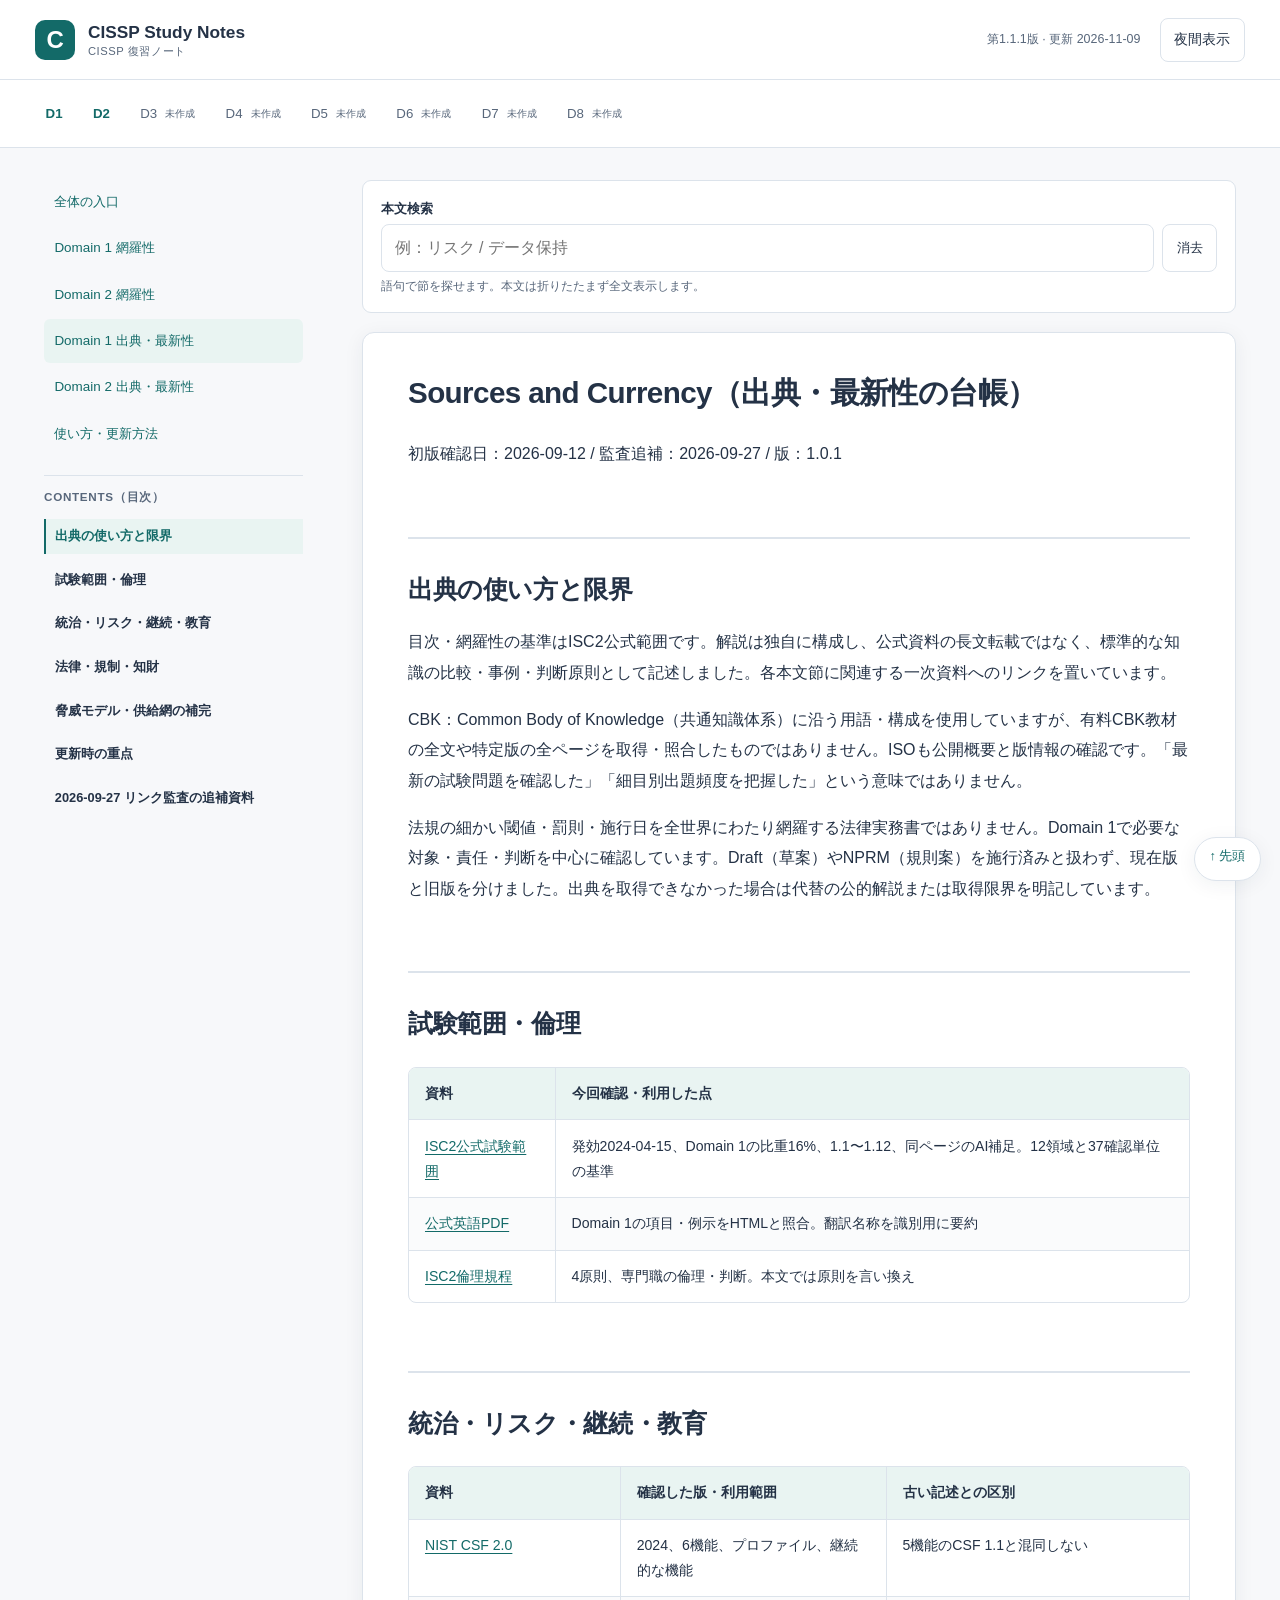
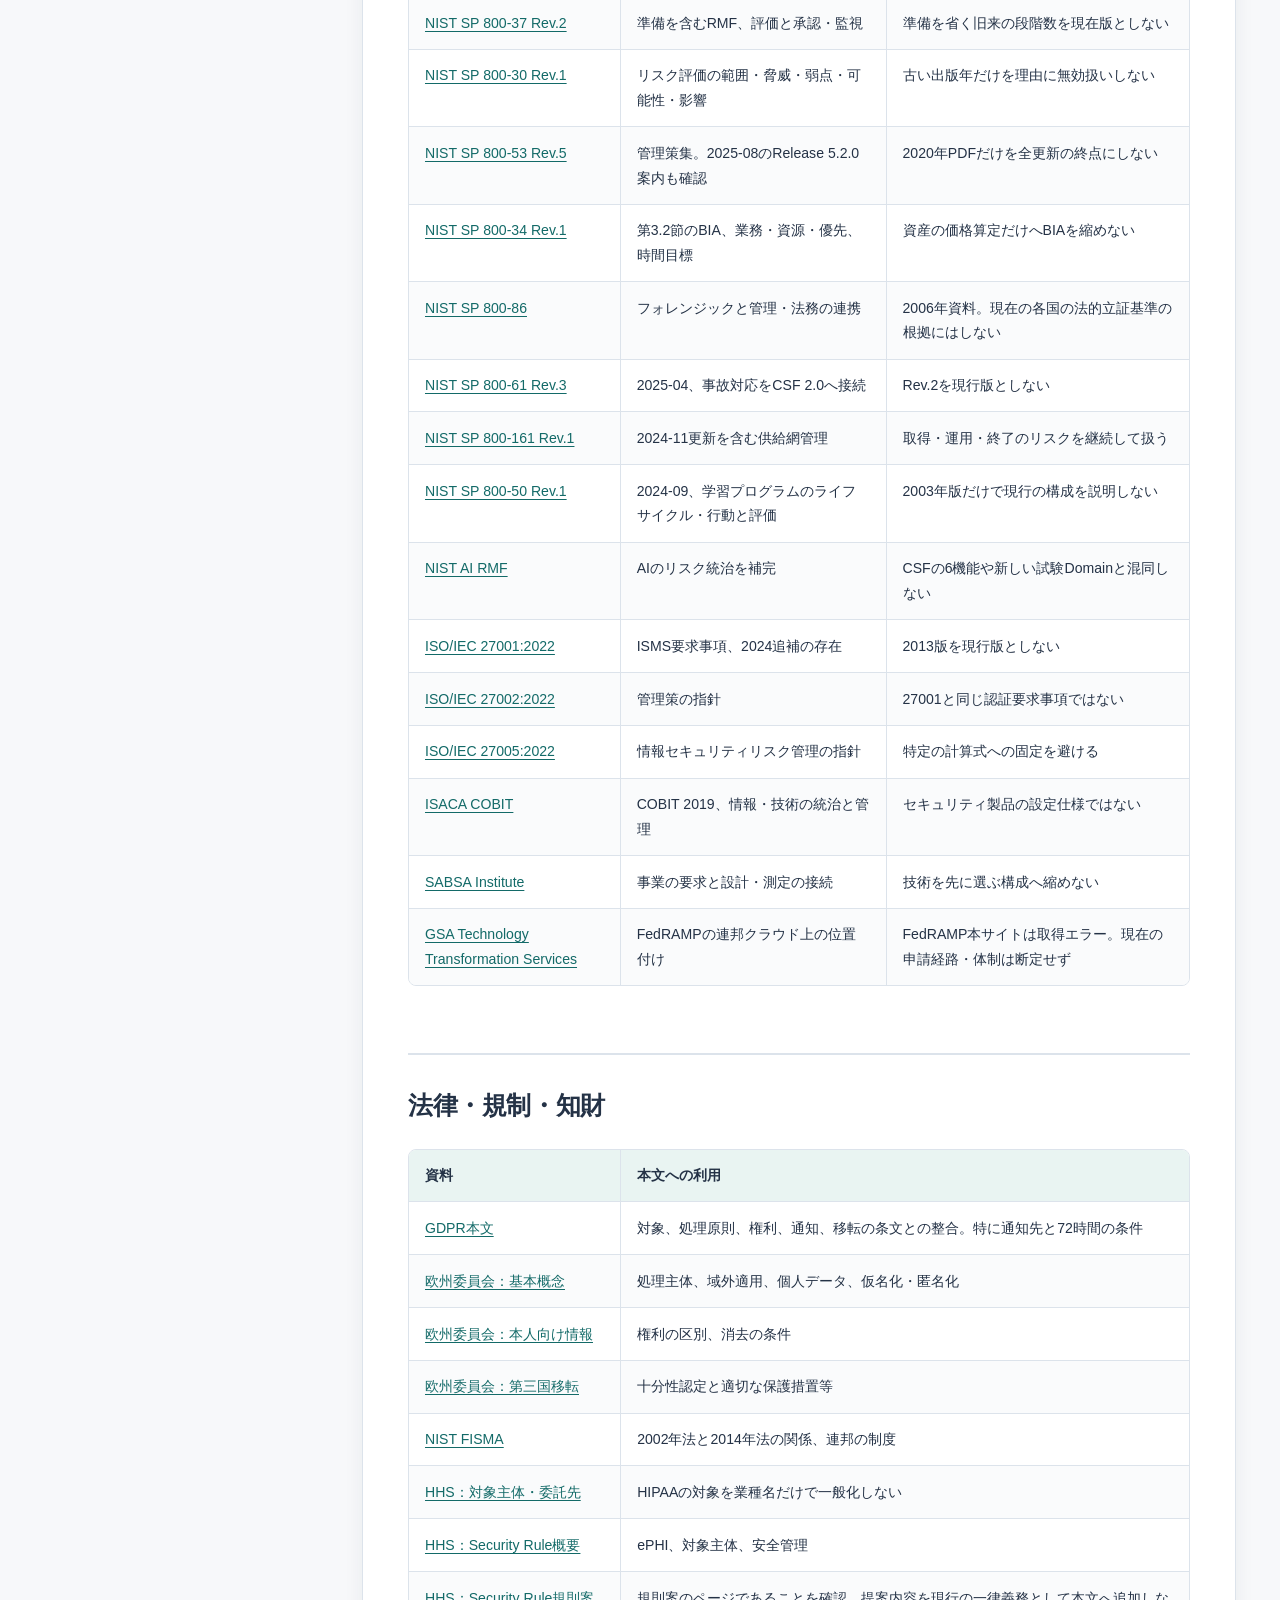
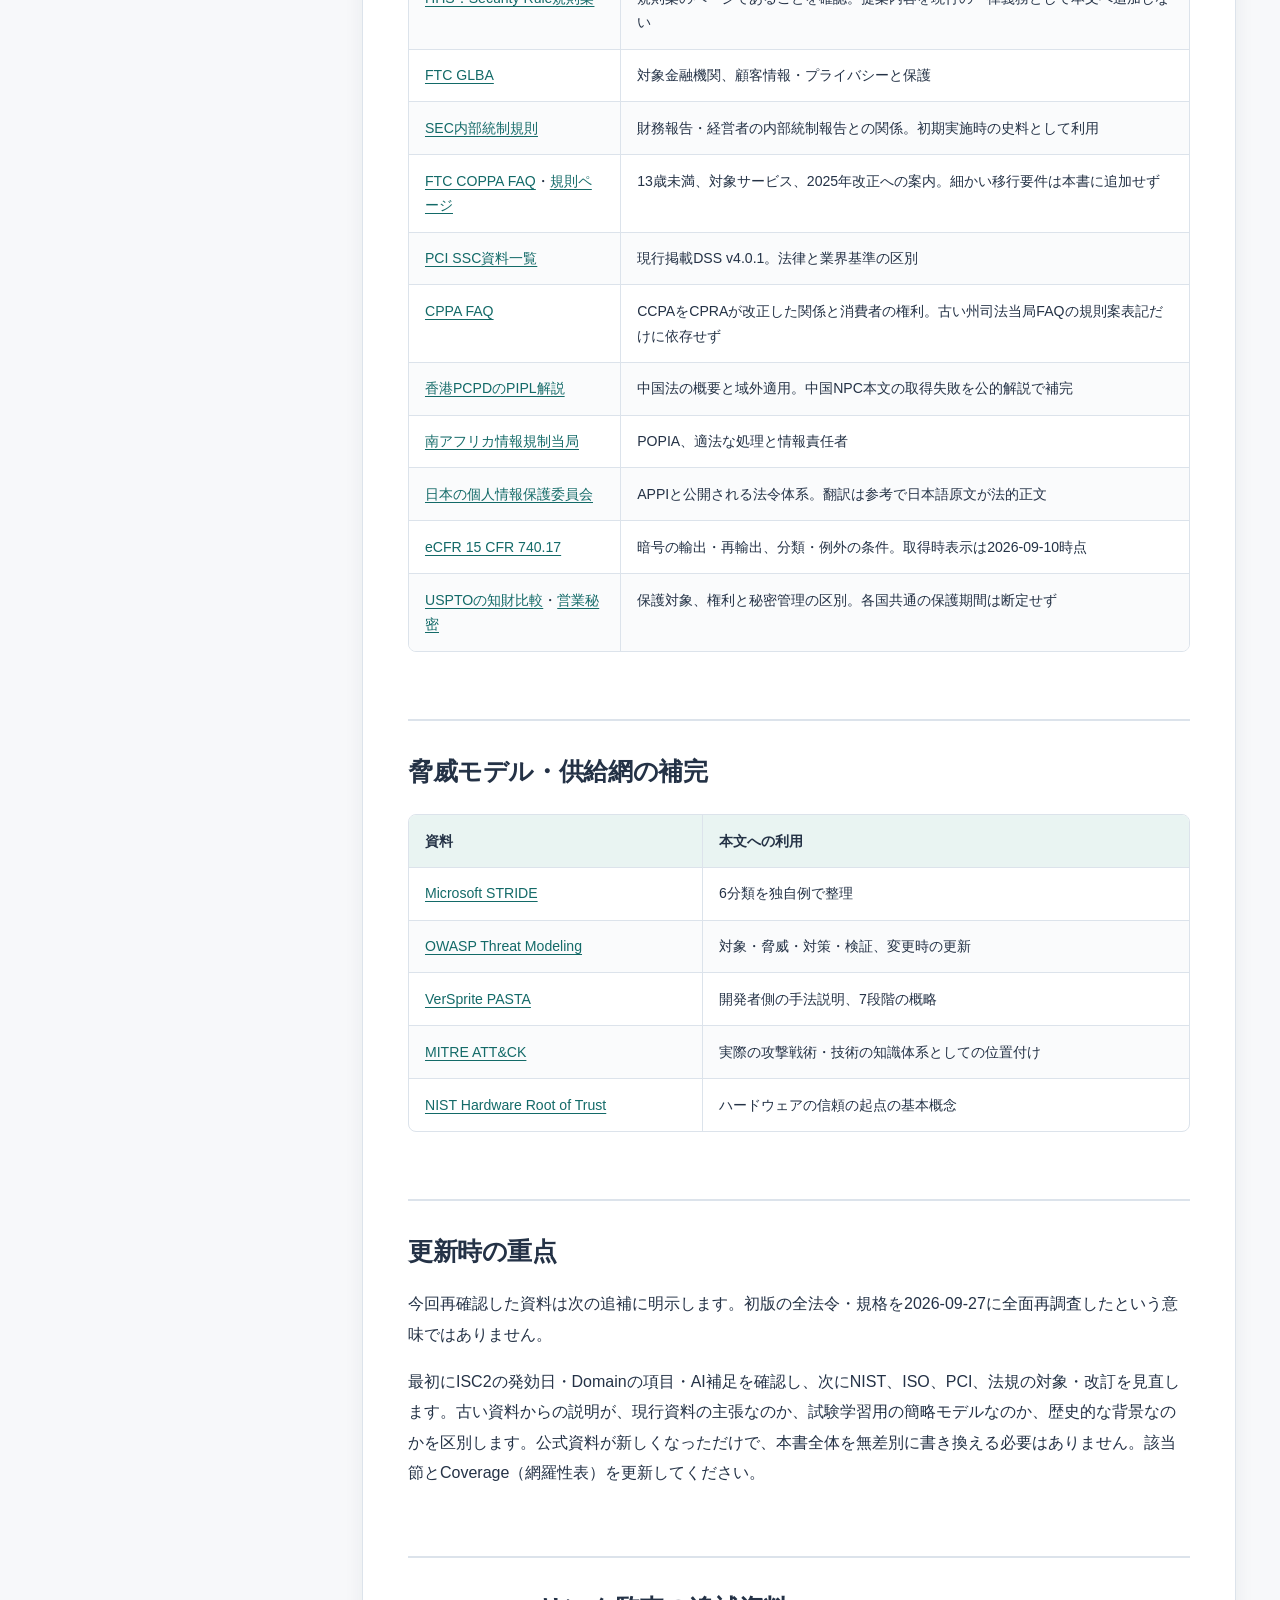
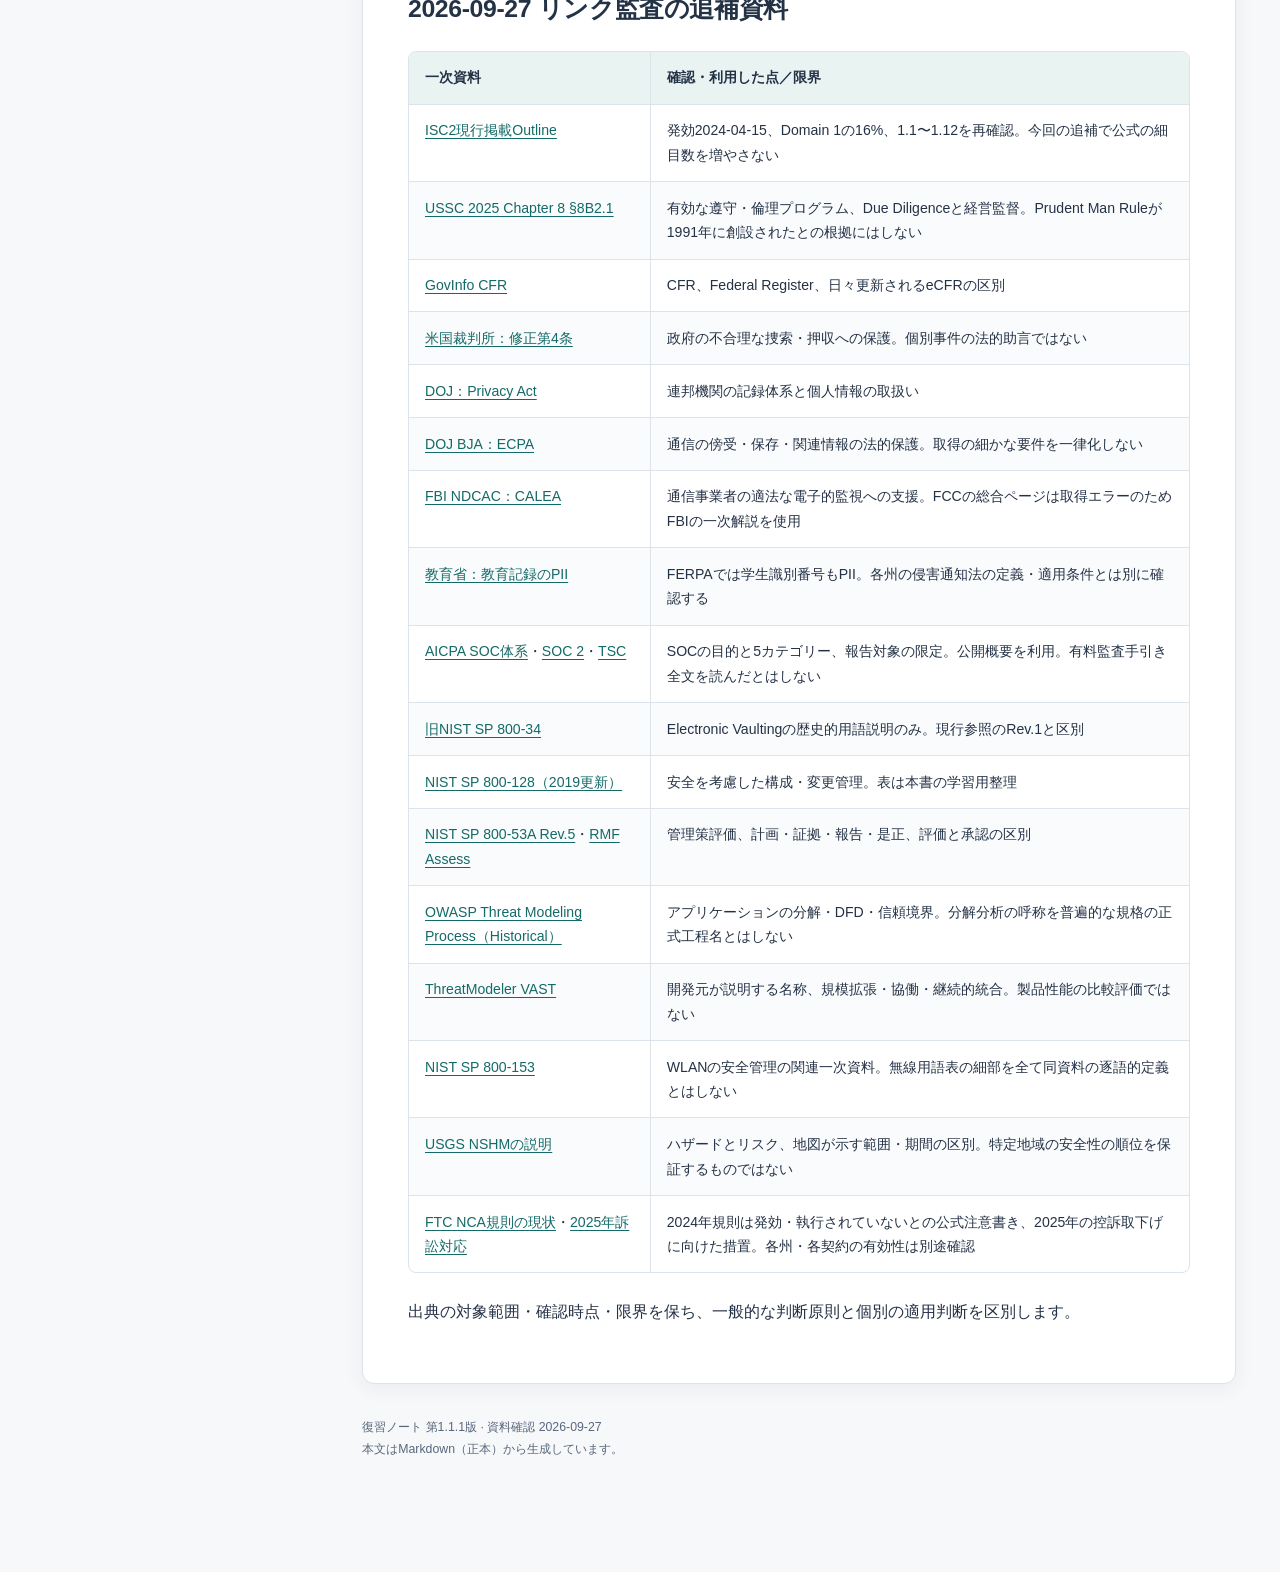
<file: references/sources.html>
<!doctype html>
<html lang="ja"><head><meta charset="utf-8"><meta name="viewport" content="width=device-width, initial-scale=1"><meta name="color-scheme" content="light dark"><meta name="description" content="体系的なCISSP復習用参考書。英日併記、比較、関連知識と判断原則を整理。"><title>Sources and Currency（出典・最新性の台帳） | CISSP Study Notes</title><link rel="stylesheet" href="../assets/style.css"><script defer src="../assets/app.js"></script></head>
<body id="top"><a class="skip-link" href="#main">本文へ移動</a><header class="site-header"><a class="brand" href="../index.html"><span class="brand-mark" aria-hidden="true">C</span><span>CISSP Study Notes<small>CISSP 復習ノート</small></span></a><div class="header-right"><span class="edition">第1.1.1版 · 更新 2026-11-09</span><button type="button" class="theme-toggle" hidden aria-label="ダークモードを切り替える" aria-pressed="false">夜間表示</button></div></header><nav class="domain-nav" aria-label="Domainの移動"><a href="../domain1/index.html">D1<span>Security and Risk Management（セキュリティとリスク管理）</span></a><a href="../domain2/index.html">D2<span>Asset Security（資産のセキュリティ）</span></a><span class="unavailable" title="Security Architecture and Engineering（設計と工学）">D3<small>未作成</small></span><span class="unavailable" title="Communication and Network Security（通信とネットワーク）">D4<small>未作成</small></span><span class="unavailable" title="Identity and Access Management（識別とアクセス管理）">D5<small>未作成</small></span><span class="unavailable" title="Security Assessment and Testing（評価と試験）">D6<small>未作成</small></span><span class="unavailable" title="Security Operations（運用）">D7<small>未作成</small></span><span class="unavailable" title="Software Development Security（ソフトウェア開発）">D8<small>未作成</small></span></nav>
<div class="reading-layout"><aside class="sidebar" aria-label="学習ナビゲーション"><div class="sidebar-links"><a href="../index.html">全体の入口</a><a href="../coverage/domain1.html">Domain 1 網羅性</a><a href="../coverage/domain2.html">Domain 2 網羅性</a><a href="sources.html" aria-current="page">Domain 1 出典・最新性</a><a href="domain2-sources.html">Domain 2 出典・最新性</a><a href="../guide/index.html">使い方・更新方法</a></div><nav class="toc desktop-toc" aria-label="目次"><p class="eyebrow">CONTENTS（目次）</p><ul><li class="toc-level-2"><a href="#sources-policy" data-chapter="sources-policy">出典の使い方と限界</a></li><li class="toc-level-2"><a href="#sources-isc2" data-chapter="sources-isc2">試験範囲・倫理</a></li><li class="toc-level-2"><a href="#sources-frameworks" data-chapter="sources-frameworks">統治・リスク・継続・教育</a></li><li class="toc-level-2"><a href="#sources-laws" data-chapter="sources-laws">法律・規制・知財</a></li><li class="toc-level-2"><a href="#sources-models" data-chapter="sources-models">脅威モデル・供給網の補完</a></li><li class="toc-level-2"><a href="#sources-refresh" data-chapter="sources-refresh">更新時の重点</a></li><li class="toc-level-2"><a href="#sources-audit-20260927" data-chapter="sources-audit-20260927">2026-09-27 リンク監査の追補資料</a></li></ul></nav></aside>
<main id="main" tabindex="-1"><div class="page-tools"><details class="mobile-toc"><summary>このページの目次を開く</summary><nav class="toc" aria-label="モバイル目次"><ul><li class="toc-level-2"><a href="#sources-policy" data-chapter="sources-policy">出典の使い方と限界</a></li><li class="toc-level-2"><a href="#sources-isc2" data-chapter="sources-isc2">試験範囲・倫理</a></li><li class="toc-level-2"><a href="#sources-frameworks" data-chapter="sources-frameworks">統治・リスク・継続・教育</a></li><li class="toc-level-2"><a href="#sources-laws" data-chapter="sources-laws">法律・規制・知財</a></li><li class="toc-level-2"><a href="#sources-models" data-chapter="sources-models">脅威モデル・供給網の補完</a></li><li class="toc-level-2"><a href="#sources-refresh" data-chapter="sources-refresh">更新時の重点</a></li><li class="toc-level-2"><a href="#sources-audit-20260927" data-chapter="sources-audit-20260927">2026-09-27 リンク監査の追補資料</a></li></ul></nav></details><div class="search-box" hidden><label for="page-search">本文検索</label><div class="search-row"><input id="page-search" type="search" placeholder="例：リスク / データ保持" autocomplete="off" aria-controls="search-results"><button id="search-clear" type="button">消去</button></div><p id="search-status" role="status" aria-live="polite"></p><ol id="search-results" hidden></ol></div></div><article class="article"><h1>Sources and Currency（出典・最新性の台帳）</h1>
<p>初版確認日：2026-09-12 / 監査追補：2026-09-27 / 版：1.0.1</p>
<h2 id="sources-policy" tabindex="-1">出典の使い方と限界</h2>
<p>目次・網羅性の基準はISC2公式範囲です。解説は独自に構成し、公式資料の長文転載ではなく、標準的な知識の比較・事例・判断原則として記述しました。各本文節に関連する一次資料へのリンクを置いています。</p>
<p>CBK：Common Body of Knowledge（共通知識体系）に沿う用語・構成を使用していますが、有料CBK教材の全文や特定版の全ページを取得・照合したものではありません。ISOも公開概要と版情報の確認です。「最新の試験問題を確認した」「細目別出題頻度を把握した」という意味ではありません。</p>
<p>法規の細かい閾値・罰則・施行日を全世界にわたり網羅する法律実務書ではありません。Domain 1で必要な対象・責任・判断を中心に確認しています。Draft（草案）やNPRM（規則案）を施行済みと扱わず、現在版と旧版を分けました。出典を取得できなかった場合は代替の公的解説または取得限界を明記しています。</p>
<h2 id="sources-isc2" tabindex="-1">試験範囲・倫理</h2>
<div class="table-scroll" role="region" tabindex="0" aria-label="比較表 1。幅が足りない場合は横にスクロールできます"><table>
<thead>
<tr>
<th>資料</th>
<th>今回確認・利用した点</th>
</tr>
</thead>
<tbody><tr>
<td><a href="https://www.isc2.org/certifications/cissp/cissp-certification-exam-outline">ISC2公式試験範囲</a></td>
<td>発効2024-04-15、Domain 1の比重16%、1.1〜1.12、同ページのAI補足。12領域と37確認単位の基準</td>
</tr>
<tr>
<td><a href="https://edge.sitecorecloud.io/internationf173-xmc4e73-prodbc0f-9660/media/Project/ISC2/Main/Media/documents/exam-outlines/CISSP-Exam-Outline-April-2024-English.pdf">公式英語PDF</a></td>
<td>Domain 1の項目・例示をHTMLと照合。翻訳名称を識別用に要約</td>
</tr>
<tr>
<td><a href="https://www.isc2.org/ethics">ISC2倫理規程</a></td>
<td>4原則、専門職の倫理・判断。本文では原則を言い換え</td>
</tr>
</tbody></table></div>
<h2 id="sources-frameworks" tabindex="-1">統治・リスク・継続・教育</h2>
<div class="table-scroll" role="region" tabindex="0" aria-label="比較表 2。幅が足りない場合は横にスクロールできます"><table>
<thead>
<tr>
<th>資料</th>
<th>確認した版・利用範囲</th>
<th>古い記述との区別</th>
</tr>
</thead>
<tbody><tr>
<td><a href="https://doi.org/10.6028/NIST.CSWP.29">NIST CSF 2.0</a></td>
<td>2024、6機能、プロファイル、継続的な機能</td>
<td>5機能のCSF 1.1と混同しない</td>
</tr>
<tr>
<td><a href="https://csrc.nist.gov/pubs/sp/800/37/r2/final">NIST SP 800-37 Rev.2</a></td>
<td>準備を含むRMF、評価と承認・監視</td>
<td>準備を省く旧来の段階数を現在版としない</td>
</tr>
<tr>
<td><a href="https://csrc.nist.gov/pubs/sp/800/30/r1/final">NIST SP 800-30 Rev.1</a></td>
<td>リスク評価の範囲・脅威・弱点・可能性・影響</td>
<td>古い出版年だけを理由に無効扱いしない</td>
</tr>
<tr>
<td><a href="https://csrc.nist.gov/pubs/sp/800/53/r5/upd1/final">NIST SP 800-53 Rev.5</a></td>
<td>管理策集。2025-08のRelease 5.2.0案内も確認</td>
<td>2020年PDFだけを全更新の終点にしない</td>
</tr>
<tr>
<td><a href="https://nvlpubs.nist.gov/nistpubs/Legacy/SP/nistspecialpublication800-34r1.pdf">NIST SP 800-34 Rev.1</a></td>
<td>第3.2節のBIA、業務・資源・優先、時間目標</td>
<td>資産の価格算定だけへBIAを縮めない</td>
</tr>
<tr>
<td><a href="https://csrc.nist.gov/pubs/sp/800/86/final">NIST SP 800-86</a></td>
<td>フォレンジックと管理・法務の連携</td>
<td>2006年資料。現在の各国の法的立証基準の根拠にはしない</td>
</tr>
<tr>
<td><a href="https://csrc.nist.gov/pubs/sp/800/61/r3/final">NIST SP 800-61 Rev.3</a></td>
<td>2025-04、事故対応をCSF 2.0へ接続</td>
<td>Rev.2を現行版としない</td>
</tr>
<tr>
<td><a href="https://csrc.nist.gov/pubs/sp/800/161/r1/upd1/final">NIST SP 800-161 Rev.1</a></td>
<td>2024-11更新を含む供給網管理</td>
<td>取得・運用・終了のリスクを継続して扱う</td>
</tr>
<tr>
<td><a href="https://csrc.nist.gov/pubs/sp/800/50/r1/final">NIST SP 800-50 Rev.1</a></td>
<td>2024-09、学習プログラムのライフサイクル・行動と評価</td>
<td>2003年版だけで現行の構成を説明しない</td>
</tr>
<tr>
<td><a href="https://www.nist.gov/itl/ai-risk-management-framework">NIST AI RMF</a></td>
<td>AIのリスク統治を補完</td>
<td>CSFの6機能や新しい試験Domainと混同しない</td>
</tr>
<tr>
<td><a href="https://www.iso.org/standard/27001">ISO/IEC 27001:2022</a></td>
<td>ISMS要求事項、2024追補の存在</td>
<td>2013版を現行版としない</td>
</tr>
<tr>
<td><a href="https://www.iso.org/standard/75652.html">ISO/IEC 27002:2022</a></td>
<td>管理策の指針</td>
<td>27001と同じ認証要求事項ではない</td>
</tr>
<tr>
<td><a href="https://www.iso.org/standard/80585.html">ISO/IEC 27005:2022</a></td>
<td>情報セキュリティリスク管理の指針</td>
<td>特定の計算式への固定を避ける</td>
</tr>
<tr>
<td><a href="https://www.isaca.org/resources/cobit">ISACA COBIT</a></td>
<td>COBIT 2019、情報・技術の統治と管理</td>
<td>セキュリティ製品の設定仕様ではない</td>
</tr>
<tr>
<td><a href="https://sabsa.org/sabsa-executive-summary/">SABSA Institute</a></td>
<td>事業の要求と設計・測定の接続</td>
<td>技術を先に選ぶ構成へ縮めない</td>
</tr>
<tr>
<td><a href="https://tts.gsa.gov/">GSA Technology Transformation Services</a></td>
<td>FedRAMPの連邦クラウド上の位置付け</td>
<td>FedRAMP本サイトは取得エラー。現在の申請経路・体制は断定せず</td>
</tr>
</tbody></table></div>
<h2 id="sources-laws" tabindex="-1">法律・規制・知財</h2>
<div class="table-scroll" role="region" tabindex="0" aria-label="比較表 3。幅が足りない場合は横にスクロールできます"><table>
<thead>
<tr>
<th>資料</th>
<th>本文への利用</th>
</tr>
</thead>
<tbody><tr>
<td><a href="https://eur-lex.europa.eu/eli/reg/2016/679/oj/eng">GDPR本文</a></td>
<td>対象、処理原則、権利、通知、移転の条文との整合。特に通知先と72時間の条件</td>
</tr>
<tr>
<td><a href="https://commission.europa.eu/law/law-topic/data-protection/data-protection-explained_en">欧州委員会：基本概念</a></td>
<td>処理主体、域外適用、個人データ、仮名化・匿名化</td>
</tr>
<tr>
<td><a href="https://commission.europa.eu/law/law-topic/data-protection/information-individuals_en">欧州委員会：本人向け情報</a></td>
<td>権利の区別、消去の条件</td>
</tr>
<tr>
<td><a href="https://commission.europa.eu/law/law-topic/data-protection/international-dimension-data-protection/rules-international-data-transfers_en">欧州委員会：第三国移転</a></td>
<td>十分性認定と適切な保護措置等</td>
</tr>
<tr>
<td><a href="https://csrc.nist.gov/topics/laws-and-regulations/laws/fisma">NIST FISMA</a></td>
<td>2002年法と2014年法の関係、連邦の制度</td>
</tr>
<tr>
<td><a href="https://www.hhs.gov/hipaa/for-professionals/covered-entities/index.html">HHS：対象主体・委託先</a></td>
<td>HIPAAの対象を業種名だけで一般化しない</td>
</tr>
<tr>
<td><a href="https://www.hhs.gov/hipaa/for-professionals/security/laws-regulations/index.html">HHS：Security Rule概要</a></td>
<td>ePHI、対象主体、安全管理</td>
</tr>
<tr>
<td><a href="https://www.hhs.gov/hipaa/for-professionals/security/hipaa-security-rule-nprm/index.html">HHS：Security Rule規則案</a></td>
<td>規則案のページであることを確認。提案内容を現行の一律義務として本文へ追加しない</td>
</tr>
<tr>
<td><a href="https://www.ftc.gov/business-guidance/privacy-security/gramm-leach-bliley-act">FTC GLBA</a></td>
<td>対象金融機関、顧客情報・プライバシーと保護</td>
</tr>
<tr>
<td><a href="https://www.sec.gov/rule-release/33-8238">SEC内部統制規則</a></td>
<td>財務報告・経営者の内部統制報告との関係。初期実施時の史料として利用</td>
</tr>
<tr>
<td><a href="https://www.ftc.gov/business-guidance/resources/complying-coppa-frequently-asked-questions">FTC COPPA FAQ</a>・<a href="https://www.ftc.gov/legal-library/browse/rules/childrens-online-privacy-protection-rule-coppa">規則ページ</a></td>
<td>13歳未満、対象サービス、2025年改正への案内。細かい移行要件は本書に追加せず</td>
</tr>
<tr>
<td><a href="https://www.pcisecuritystandards.org/document_library/">PCI SSC資料一覧</a></td>
<td>現行掲載DSS v4.0.1。法律と業界基準の区別</td>
</tr>
<tr>
<td><a href="https://cppa.ca.gov/faq.html">CPPA FAQ</a></td>
<td>CCPAをCPRAが改正した関係と消費者の権利。古い州司法当局FAQの規則案表記だけに依存せず</td>
</tr>
<tr>
<td><a href="https://www.pcpd.org.hk/english/data_privacy_law/mainland_law/mainland_law.html">香港PCPDのPIPL解説</a></td>
<td>中国法の概要と域外適用。中国NPC本文の取得失敗を公的解説で補完</td>
</tr>
<tr>
<td><a href="https://inforegulator.org.za/popia/">南アフリカ情報規制当局</a></td>
<td>POPIA、適法な処理と情報責任者</td>
</tr>
<tr>
<td><a href="https://www.ppc.go.jp/en/legal/">日本の個人情報保護委員会</a></td>
<td>APPIと公開される法令体系。翻訳は参考で日本語原文が法的正文</td>
</tr>
<tr>
<td><a href="https://www.ecfr.gov/current/title-15/subtitle-B/chapter-VII/subchapter-C/part-740/section-740.17">eCFR 15 CFR 740.17</a></td>
<td>暗号の輸出・再輸出、分類・例外の条件。取得時表示は2026-09-10時点</td>
</tr>
<tr>
<td><a href="https://www.uspto.gov/trademarks/basics/trademark-patent-copyright">USPTOの知財比較</a>・<a href="https://www.uspto.gov/ip-policy/trade-secret-policy">営業秘密</a></td>
<td>保護対象、権利と秘密管理の区別。各国共通の保護期間は断定せず</td>
</tr>
</tbody></table></div>
<h2 id="sources-models" tabindex="-1">脅威モデル・供給網の補完</h2>
<div class="table-scroll" role="region" tabindex="0" aria-label="比較表 4。幅が足りない場合は横にスクロールできます"><table>
<thead>
<tr>
<th>資料</th>
<th>本文への利用</th>
</tr>
</thead>
<tbody><tr>
<td><a href="https://learn.microsoft.com/en-us/azure/security/develop/threat-modeling-tool-threats">Microsoft STRIDE</a></td>
<td>6分類を独自例で整理</td>
</tr>
<tr>
<td><a href="https://community.owasp.org/Threat_Modeling">OWASP Threat Modeling</a></td>
<td>対象・脅威・対策・検証、変更時の更新</td>
</tr>
<tr>
<td><a href="https://versprite.com/resources/blog/what-is-pasta-threat-modeling/">VerSprite PASTA</a></td>
<td>開発者側の手法説明、7段階の概略</td>
</tr>
<tr>
<td><a href="https://attack.mitre.org/">MITRE ATT&amp;CK</a></td>
<td>実際の攻撃戦術・技術の知識体系としての位置付け</td>
</tr>
<tr>
<td><a href="https://csrc.nist.gov/glossary/term/hardware_root_of_trust">NIST Hardware Root of Trust</a></td>
<td>ハードウェアの信頼の起点の基本概念</td>
</tr>
</tbody></table></div>
<h2 id="sources-refresh" tabindex="-1">更新時の重点</h2>
<p>今回再確認した資料は次の追補に明示します。初版の全法令・規格を2026-09-27に全面再調査したという意味ではありません。</p>
<p>最初にISC2の発効日・Domainの項目・AI補足を確認し、次にNIST、ISO、PCI、法規の対象・改訂を見直します。古い資料からの説明が、現行資料の主張なのか、試験学習用の簡略モデルなのか、歴史的な背景なのかを区別します。公式資料が新しくなっただけで、本書全体を無差別に書き換える必要はありません。該当節とCoverage（網羅性表）を更新してください。</p>
<h2 id="sources-audit-20260927" tabindex="-1">2026-09-27 リンク監査の追補資料</h2>
<div class="table-scroll" role="region" tabindex="0" aria-label="比較表 5。幅が足りない場合は横にスクロールできます"><table>
<thead>
<tr>
<th>一次資料</th>
<th>確認・利用した点／限界</th>
</tr>
</thead>
<tbody><tr>
<td><a href="https://www.isc2.org/certifications/cissp/cissp-certification-exam-outline">ISC2現行掲載Outline</a></td>
<td>発効2024-04-15、Domain 1の16%、1.1〜1.12を再確認。今回の追補で公式の細目数を増やさない</td>
</tr>
<tr>
<td><a href="https://www.ussc.gov/guidelines/2025-guidelines-manual/annotated-2025-chapter-8">USSC 2025 Chapter 8 §8B2.1</a></td>
<td>有効な遵守・倫理プログラム、Due Diligenceと経営監督。Prudent Man Ruleが1991年に創設されたとの根拠にはしない</td>
</tr>
<tr>
<td><a href="https://www.govinfo.gov/help/cfr">GovInfo CFR</a></td>
<td>CFR、Federal Register、日々更新されるeCFRの区別</td>
</tr>
<tr>
<td><a href="https://www.uscourts.gov/about-federal-courts/educational-resources/about-educational-outreach/activity-resources/what-does-fourth-amendment-mean">米国裁判所：修正第4条</a></td>
<td>政府の不合理な捜索・押収への保護。個別事件の法的助言ではない</td>
</tr>
<tr>
<td><a href="https://www.justice.gov/opcl/privacy-act-1974">DOJ：Privacy Act</a></td>
<td>連邦機関の記録体系と個人情報の取扱い</td>
</tr>
<tr>
<td><a href="https://bja.ojp.gov/program/it/privacy-civil-liberties/authorities/statutes/1285">DOJ BJA：ECPA</a></td>
<td>通信の傍受・保存・関連情報の法的保護。取得の細かな要件を一律化しない</td>
</tr>
<tr>
<td><a href="https://ndcac.fbi.gov/calea">FBI NDCAC：CALEA</a></td>
<td>通信事業者の適法な電子的監視への支援。FCCの総合ページは取得エラーのためFBIの一次解説を使用</td>
</tr>
<tr>
<td><a href="https://studentprivacy.ed.gov/content/personally-identifiable-information-education-records">教育省：教育記録のPII</a></td>
<td>FERPAでは学生識別番号もPII。各州の侵害通知法の定義・適用条件とは別に確認する</td>
</tr>
<tr>
<td><a href="https://www.aicpa-cima.com/resources/landing/system-and-organization-controls-soc-suite-of-services">AICPA SOC体系</a>・<a href="https://www.aicpa-cima.com/topic/audit-assurance/audit-and-assurance-greater-than-soc-2">SOC 2</a>・<a href="https://www.aicpa-cima.com/resources/download/2017-trust-services-criteria-with-revised-points-of-focus-2022">TSC</a></td>
<td>SOCの目的と5カテゴリー、報告対象の限定。公開概要を利用。有料監査手引き全文を読んだとはしない</td>
</tr>
<tr>
<td><a href="https://nvlpubs.nist.gov/nistpubs/Legacy/SP/nistspecialpublication800-34.pdf">旧NIST SP 800-34</a></td>
<td>Electronic Vaultingの歴史的用語説明のみ。現行参照のRev.1と区別</td>
</tr>
<tr>
<td><a href="https://csrc.nist.gov/pubs/sp/800/128/upd1/final">NIST SP 800-128（2019更新）</a></td>
<td>安全を考慮した構成・変更管理。表は本書の学習用整理</td>
</tr>
<tr>
<td><a href="https://csrc.nist.gov/pubs/sp/800/53/a/r5/final">NIST SP 800-53A Rev.5</a>・<a href="https://csrc.nist.gov/Projects/risk-management/about-rmf/assess-step">RMF Assess</a></td>
<td>管理策評価、計画・証拠・報告・是正、評価と承認の区別</td>
</tr>
<tr>
<td><a href="https://community.owasp.org/Threat_Modeling_Process">OWASP Threat Modeling Process（Historical）</a></td>
<td>アプリケーションの分解・DFD・信頼境界。分解分析の呼称を普遍的な規格の正式工程名とはしない</td>
</tr>
<tr>
<td><a href="https://www.threatmodeler.ai/innovation-lab/vast">ThreatModeler VAST</a></td>
<td>開発元が説明する名称、規模拡張・協働・継続的統合。製品性能の比較評価ではない</td>
</tr>
<tr>
<td><a href="https://csrc.nist.gov/pubs/sp/800/153/final">NIST SP 800-153</a></td>
<td>WLANの安全管理の関連一次資料。無線用語表の細部を全て同資料の逐語的定義とはしない</td>
</tr>
<tr>
<td><a href="https://www.usgs.gov/programs/earthquake-hazards/science/introduction-national-seismic-hazard-models">USGS NSHMの説明</a></td>
<td>ハザードとリスク、地図が示す範囲・期間の区別。特定地域の安全性の順位を保証するものではない</td>
</tr>
<tr>
<td><a href="https://www.ftc.gov/news-events/news/press-releases/2024/04/ftc-announces-rule-banning-noncompetes">FTC NCA規則の現状</a>・<a href="https://www.ftc.gov/news-events/news/press-releases/2025/09/federal-trade-commission-files-accede-vacatur-non-compete-clause-rule">2025年訴訟対応</a></td>
<td>2024年規則は発効・執行されていないとの公式注意書き、2025年の控訴取下げに向けた措置。各州・各契約の有効性は別途確認</td>
</tr>
</tbody></table></div>
<p>出典の対象範囲・確認時点・限界を保ち、一般的な判断原則と個別の適用判断を区別します。</p>
</article><footer class="page-footer">復習ノート 第1.1.1版 · 資料確認 2026-09-27<br>本文はMarkdown（正本）から生成しています。</footer></main></div><a class="back-top" href="#top" aria-label="ページの先頭へ戻る">↑ 先頭</a></body></html>
</file>
<file: assets/style.css>
:root{color-scheme:light;--bg:#f7f8fa;--surface:#fff;--text:#243246;--muted:#58677b;--line:#dce3eb;--accent:#136a68;--soft:#e9f4f2;--code:#edf0f5;--trap:#fff4e7;--trap-line:#b47630;--shadow:0 4px 20px #162b4310}
@media(prefers-color-scheme:dark){:root:not([data-theme="light"]){color-scheme:dark;--bg:#111821;--surface:#17222f;--text:#dbe5f1;--muted:#a4b4c7;--line:#344457;--accent:#83d4c5;--soft:#183b39;--code:#273449;--trap:#382d1e;--trap-line:#ddab64;--shadow:none}}
:root[data-theme="dark"]{color-scheme:dark;--bg:#111821;--surface:#17222f;--text:#dbe5f1;--muted:#a4b4c7;--line:#344457;--accent:#83d4c5;--soft:#183b39;--code:#273449;--trap:#382d1e;--trap-line:#ddab64;--shadow:none}
*{box-sizing:border-box}html{scroll-behavior:smooth;scroll-padding-top:1.5rem}body{margin:0;background:var(--bg);color:var(--text);font:16px/1.9 -apple-system,BlinkMacSystemFont,"Segoe UI","Hiragino Kaku Gothic ProN","Yu Gothic",Meiryo,sans-serif;overflow-wrap:anywhere;-webkit-text-size-adjust:100%}a{color:var(--accent);text-underline-offset:.2em}a:hover{text-decoration-thickness:2px}button,input,summary{font:inherit}button,summary{cursor:pointer}button,input{color:var(--text);background:var(--surface);border:1px solid var(--line);border-radius:8px;min-height:44px}button{padding:.4rem .85rem}button:hover{background:var(--soft)}:focus-visible{outline:3px solid var(--accent);outline-offset:3px}[hidden]{display:none!important}.skip-link{position:fixed;top:8px;left:8px;transform:translateY(-180%);z-index:50;background:var(--surface);padding:.7rem 1rem}.skip-link:focus{transform:none}
.site-header{display:flex;align-items:center;justify-content:space-between;gap:1rem;padding:1.1rem 2.2rem;background:var(--surface);border-bottom:1px solid var(--line)}.brand{display:flex;align-items:center;gap:.8rem;font-size:1.08rem;font-weight:750;text-decoration:none;color:var(--text);line-height:1.4}.brand-mark{display:grid;place-items:center;width:40px;height:40px;background:var(--accent);color:var(--surface);border-radius:10px;font-size:1.5rem}.brand small{display:block;color:var(--muted);font-size:.7rem;font-weight:500;letter-spacing:.05em}.header-right{display:flex;gap:1.2rem;align-items:center}.edition{color:var(--muted);font-size:.78rem}.theme-toggle{font-size:.85rem;white-space:nowrap}.domain-nav{display:flex;gap:.6rem;align-items:stretch;overflow-x:auto;padding:.7rem 2.2rem;border-bottom:1px solid var(--line);background:var(--surface)}.domain-nav>a,.domain-nav>.unavailable{display:flex;align-items:center;gap:.5rem;flex:none;border-radius:6px;padding:.35rem .65rem;font-weight:650;font-size:.83rem;min-height:44px;text-decoration:none}.domain-nav a[aria-current]{background:var(--soft);color:var(--accent)}.domain-nav a span{display:none}.domain-nav .unavailable{color:var(--muted);font-weight:400}.domain-nav small{font-size:.63rem;white-space:nowrap}
.reading-layout{display:grid;grid-template-columns:275px minmax(0,890px);gap:2.7rem;max-width:1240px;margin:0 auto;padding:2rem 1.5rem 5rem}.sidebar{position:sticky;top:1rem;align-self:start;height:calc(100vh - 2rem);overflow-y:auto;overscroll-behavior:contain;scrollbar-width:thin;padding-right:1rem}.sidebar-links{display:grid;padding-bottom:1.2rem;border-bottom:1px solid var(--line);gap:.15rem}.sidebar-links a{padding:.45rem .65rem;font-size:.84rem;text-decoration:none;border-radius:6px;min-height:44px;display:flex;align-items:center}.sidebar-links a[aria-current]{background:var(--soft)}.eyebrow{font-size:.73rem;letter-spacing:.06em;color:var(--muted);font-weight:650;line-height:1.7}.toc ul{list-style:none;margin:0;padding:0}.toc a{display:block;text-decoration:none;color:var(--muted);font-size:.78rem;line-height:1.6;padding:.45rem .55rem;border-left:2px solid transparent}.toc .toc-level-2{margin-top:.55rem}.toc .toc-level-2>a{font-weight:750;color:var(--text);font-size:.8rem}.toc .toc-level-3>a{padding-left:1rem}.toc a.current{color:var(--accent);border-left-color:var(--accent);background:var(--soft)}main{min-width:0}.article{background:var(--surface);padding:2.4rem 2.8rem;border:1px solid var(--line);border-radius:12px;box-shadow:var(--shadow)}.article>h1{font-size:1.85rem;line-height:1.5;margin:0 0 1.5rem;letter-spacing:-.02em}.article>h2{font-size:1.55rem;line-height:1.5;border-top:2px solid var(--line);padding-top:2rem;margin:4.2rem 0 1.2rem;letter-spacing:-.015em}.article>h3{font-size:1.13rem;line-height:1.65;margin:2.5rem 0 1rem;color:var(--accent)}.article p{margin:1.05rem 0}.article li{margin:.4rem 0}.article ul,.article ol{padding-left:1.6rem}.article strong{font-weight:730}code{font-family:ui-monospace,SFMono-Regular,Consolas,monospace;font-size:.88em;background:var(--code);padding:.15em .35em;border-radius:4px}pre{padding:1rem;background:var(--code);overflow-x:auto;line-height:1.7;border-radius:7px}pre code{padding:0;background:none;white-space:pre}.table-scroll{overflow-x:auto;max-width:100%;margin:1.5rem 0;border:1px solid var(--line);border-radius:8px;overscroll-behavior-x:contain;-webkit-overflow-scrolling:touch}.table-scroll table{border-collapse:collapse;width:100%;min-width:620px;font-size:.88rem;line-height:1.75}th,td{padding:.85rem 1rem;text-align:left;vertical-align:top;border-bottom:1px solid var(--line);border-right:1px solid var(--line);min-width:115px}th{background:var(--soft);font-weight:700}tr:last-child td{border-bottom:0}th:last-child,td:last-child{border-right:0}tbody tr:nth-child(even){background:color-mix(in srgb,var(--bg) 60%,var(--surface))}.callout{margin:1.5rem 0;padding:.7rem 1.2rem;border-left:4px solid var(--accent);background:var(--soft);border-radius:0 8px 8px 0;font-size:.94rem}.callout.trap{background:var(--trap);border-left-color:var(--trap-line)}.callout.insight{background:var(--code);border-left-color:var(--muted)}.callout p{margin:.4rem 0}.page-tools{margin-bottom:1.2rem}.mobile-toc{display:none}.search-box{background:var(--surface);border:1px solid var(--line);border-radius:9px;padding:.8rem 1.1rem}.search-box label{font-size:.82rem;font-weight:650}.search-row{display:flex;gap:.5rem}.search-row input{min-width:0;flex:1;padding:.5rem .8rem;font-size:1rem}.search-row button{font-size:.8rem}.search-box p{margin:.2rem 0 0;color:var(--muted);font-size:.77rem}.search-box ol{max-height:360px;overflow-y:auto;margin:.7rem 0 0;padding-left:1.5rem}.search-box li{padding:.5rem .25rem;font-size:.85rem}.search-box li p{line-height:1.7}.search-box a{font-weight:650}.back-top{position:fixed;bottom:1.2rem;right:1.2rem;z-index:8;background:var(--surface);border:1px solid var(--line);border-radius:22px;padding:.4rem .9rem;min-height:44px;font-size:.8rem;text-decoration:none;box-shadow:var(--shadow)}.page-footer{font-size:.77rem;color:var(--muted);padding:2rem 0;line-height:1.8}
.home-main{max-width:1120px;padding:3.5rem 2rem;margin:auto}.hero{max-width:800px;padding-bottom:3rem}.hero h1{font-size:clamp(2rem,4vw,3.3rem);line-height:1.4;letter-spacing:-.025em;margin:1rem 0}.hero>p:not(.eyebrow){max-width:650px;color:var(--muted)}.primary-link{display:inline-flex;align-items:center;gap:3rem;background:var(--accent);color:var(--surface);text-decoration:none;border-radius:8px;padding:.8rem 1.2rem;font-weight:700;margin:.7rem 0}.home-facts{display:flex;gap:2rem;flex-wrap:wrap;margin-top:1.8rem;color:var(--muted);font-size:.8rem}.home-facts strong{font-size:1.4rem;color:var(--text);margin-right:.5rem}.home-main h2{font-size:1.25rem}.domain-cards{display:grid;grid-template-columns:repeat(2,minmax(0,1fr));gap:1rem}.domain-card{border:1px solid var(--line);padding:1.4rem;border-radius:10px;background:var(--surface);text-decoration:none;color:var(--text);display:flex;flex-direction:column;min-height:166px}.domain-card h3{font-size:1rem;line-height:1.6;margin:.5rem 0 .7rem}.domain-number{font-size:.7rem;letter-spacing:.08em;color:var(--muted)}.domain-card.ready{border-color:var(--accent);background:var(--soft)}.domain-card.pending{background:transparent}.status{font-size:.78rem;color:var(--muted);margin-top:auto}.ready .status{color:var(--accent);font-weight:650}.support-section{margin-top:3rem}.support-links{display:grid;grid-template-columns:1fr 1fr;gap:.7rem}.support-links a{display:flex;justify-content:space-between;padding:.85rem 1rem;border:1px solid var(--line);border-radius:7px;background:var(--surface);font-size:.88rem;text-decoration:none}.scope-note{max-width:750px;color:var(--muted);font-size:.83rem}
@media(max-width:1000px){.reading-layout{grid-template-columns:230px minmax(0,1fr);gap:1.3rem;padding:1.5rem 1rem 4rem}.article{padding:2rem 1.7rem}.article>h1{font-size:1.65rem}}
@media(max-width:760px){.site-header{padding:.85rem 1rem;gap:.5rem}.brand{font-size:.91rem;gap:.5rem}.brand-mark{width:33px;height:33px;font-size:1.2rem}.brand small{font-size:.66rem}.header-right{gap:.2rem}.edition{display:none}.theme-toggle{font-size:.76rem;padding:.3rem .6rem}.domain-nav{padding:.35rem .7rem;gap:.25rem}.domain-nav>a,.domain-nav>.unavailable{padding:.25rem .5rem;font-size:.75rem;min-height:44px}.domain-nav small{display:none}.reading-layout{display:block;padding:1rem .65rem 4rem}.sidebar{position:static;width:auto;height:auto;padding:0}.sidebar-links{display:flex;flex-wrap:wrap;gap:.2rem;padding:0 0 .75rem;margin-bottom:.85rem}.sidebar-links a{font-size:.72rem;padding:.2rem .5rem;min-height:44px}.desktop-toc{display:none}.article{padding:1.45rem 1rem;border-radius:9px;font-size:1rem;line-height:1.95}.article>h1{font-size:1.5rem;line-height:1.55}.article>h2{font-size:1.3rem;margin-top:3.2rem;padding-top:1.5rem}.article>h3{font-size:1.1rem;margin-top:2rem}.table-scroll{margin:1.2rem 0}.table-scroll table{font-size:.9rem;min-width:650px}th,td{padding:.75rem .8rem}.mobile-toc{display:block;border:1px solid var(--line);background:var(--surface);border-radius:8px;margin-bottom:.75rem}.mobile-toc summary{min-height:48px;padding:.65rem 1rem;font-size:.88rem;font-weight:650}.mobile-toc .toc{max-height:60vh;overflow:auto;padding:0 .6rem .7rem}.mobile-toc .toc a{min-height:44px;display:flex;align-items:center;font-size:.82rem}.search-box{padding:.7rem .9rem}.callout{padding:.65rem .85rem;font-size:.94rem}.back-top{bottom:max(.7rem,env(safe-area-inset-bottom));right:.7rem}.home-main{padding:2rem 1rem}.hero{padding-bottom:1.7rem}.hero h1{font-size:2rem}.home-facts{gap:1rem;font-size:.69rem}.home-facts strong{font-size:1.15rem}.domain-cards{grid-template-columns:1fr}.domain-card{padding:1.2rem;min-height:135px}.support-links{grid-template-columns:1fr}}
@media(prefers-reduced-motion:reduce){html{scroll-behavior:auto}}
@media print{html{scroll-behavior:auto}body{background:#fff;color:#111;font-size:10pt}.site-header,.domain-nav,.sidebar,.page-tools,.back-top,.skip-link{display:none!important}.reading-layout{display:block;margin:0;padding:0}.article{padding:0;border:0;box-shadow:none}.article>h2{break-before:page}.article>h3{break-after:avoid}.table-scroll{overflow:visible;border-radius:0}.table-scroll table{min-width:0;font-size:8pt}th,td{min-width:0;padding:.4rem}.callout{break-inside:avoid}a{color:inherit}.page-footer{display:none}}

/* 公開済みDomainの入口は、追加時も折り返して共通表示する。 */
.home-actions{display:flex;flex-wrap:wrap;gap:.4rem 1rem}
</file>
